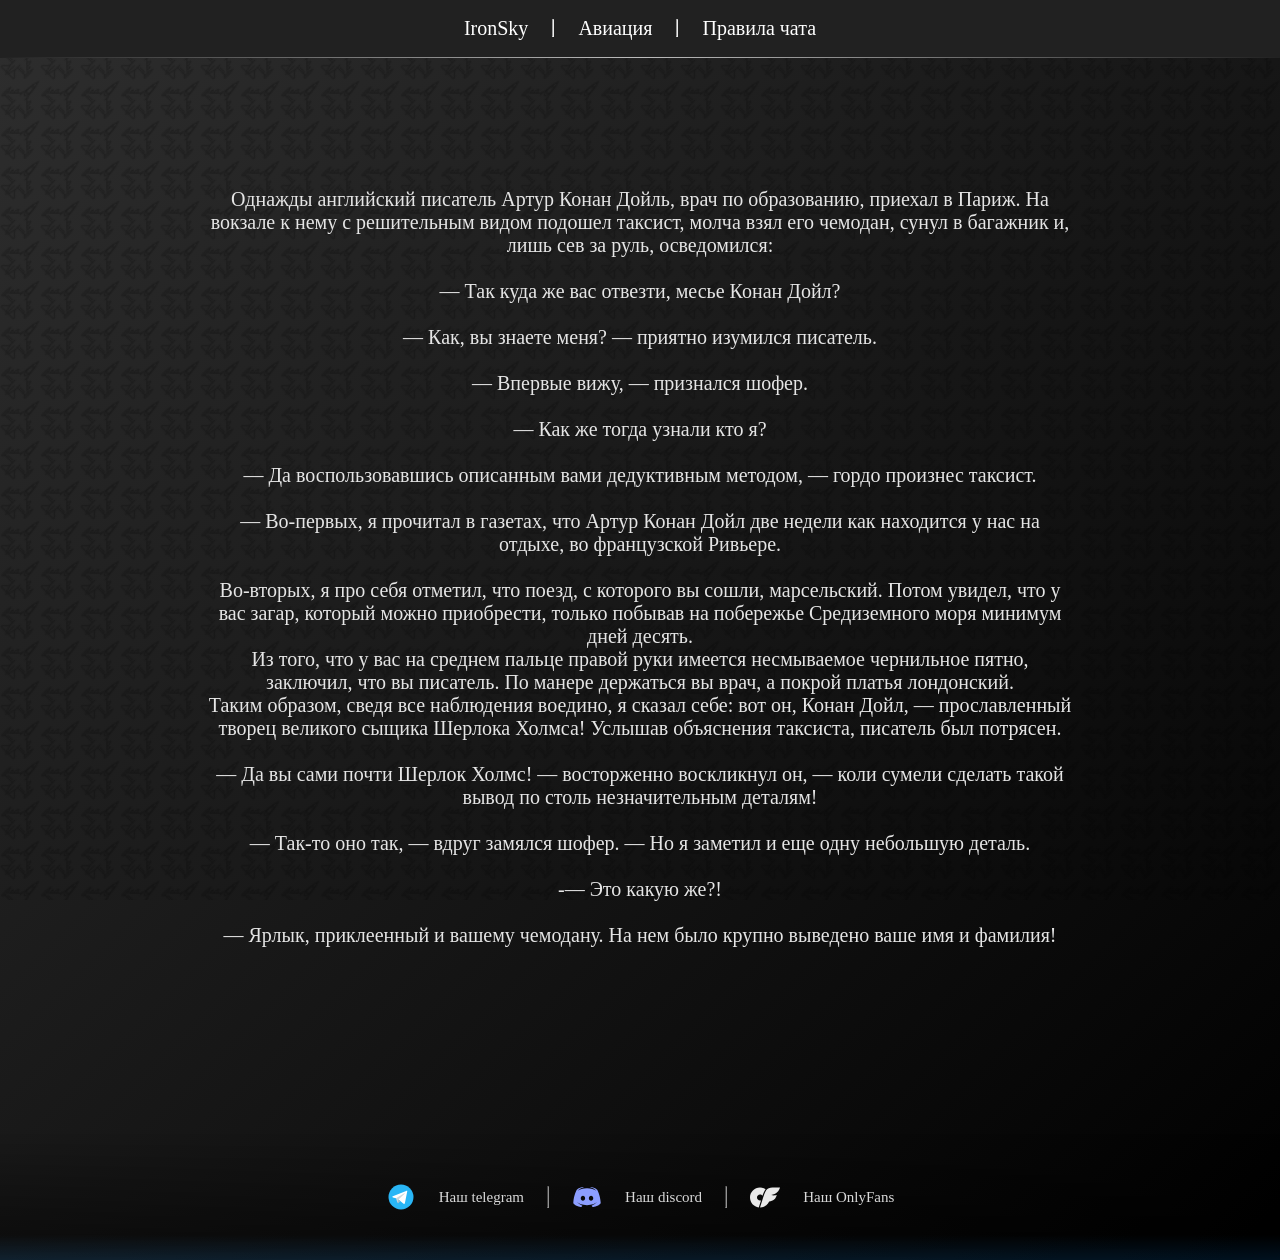
<file: index.html>
<!DOCTYPE html>
<html lang="ru">
<head>
    <link rel="stylesheet" href="css/style.css">
    <link rel="icon" type="image/png" href="images/favicon/favicon-96x96.png" sizes="96x96" />
    <link rel="icon" type="image/svg+xml" href="images/favicon/favicon.svg" />
    <link rel="shortcut icon" href="images/favicon/favicon.ico" />
    <link rel="apple-touch-icon" sizes="180x180" href="images/favicon/apple-touch-icon.png" />
    <link rel="manifest" href="images/favicon/site.webmanifest" />
    <meta charset="UTF-8">
    <meta name="viewport" content="width=device-width, initial-scale=1.0">
    <title>IronSky</title>
    <script src="js/script.js"></script>
</head>
<body>
    <div>
        <header>
            <a href="">IronSky</a>
            <hr />
            <a href="aviaList.html">Авиация</a>
            <hr />
            <a href="rules.html">Правила чата</a>
        </header>
    </div>
    <div class="content">
        <span>
            Однажды английский писатель Артур Конан Дойль, врач по образованию, приехал в Париж. На вокзале к нему с решительным видом подошел таксист, молча взял его чемодан, сунул в багажник и, лишь сев за руль, осведомился:
<br /><br />
— Так куда же вас отвезти, месье Конан Дойл?
<br /><br />
— Как, вы знаете меня? — приятно изумился писатель.
<br /><br />
— Впервые вижу, — признался шофер.
<br /><br />
— Как же тогда узнали кто я?
<br /><br />
— Да воспользовавшись описанным вами дедуктивным <a href="rhraaww.html">методом</a>, — гордо произнес таксист.<br /> <br />— Во-первых, я прочитал в газетах, что Артур Конан Дойл две недели как находится у нас на отдыхе, во французской Ривьере. <br /><br />Во-вторых, я про себя отметил, что поезд, с которого вы сошли, марсельский. Потом увидел, что у вас загар, который можно приобрести, только побывав на побережье Средиземного моря минимум дней десять. <br />Из того, что у вас на среднем пальце правой руки имеется несмываемое чернильное пятно, заключил, что вы писатель. По манере держаться вы врач, а покрой платья лондонский. <br />Таким образом, сведя все наблюдения воедино, я сказал себе: вот он, Конан Дойл, — прославленный творец великого сыщика Шерлока Холмса! Услышав объяснения таксиста, писатель был потрясен.
<br /><br />
— Да вы сами почти Шерлок Холмс! — восторженно воскликнул он, — коли сумели сделать такой вывод по столь незначительным деталям!
<br /><br />
— Так-то оно так, — вдруг замялся шофер. — Но я заметил и еще одну небольшую деталь.
<br /><br />
-— Это какую же?!
<br /><br />
— Ярлык, приклеенный и вашему чемодану. На нем было крупно выведено ваше имя и фамилия!
        </span>
    </div>
    <div class="footer">
            <img src="images/telegram.svg" alt="tg_logo">
            <span>
                <a href="https://t.me/ironssky" target="_blank">Наш telegram</a>
            </span>
            <hr>
            <img src="images/discord.svg" alt="ds_logo">
            <span>
                <a href="https://discord.gg/z4deXfsH" target="_blank">Наш discord</a>
            </span>
            <hr>
            <img src="images/of.svg" alt="tg_logo">
            <span>
                <a href="https://youtu.be/dQw4w9WgXcQ?si=r5yN8m__LIB-K3SH" target="_blank">Наш OnlyFans</a>
            </span>
    </div>
</body>
</html>
</file>
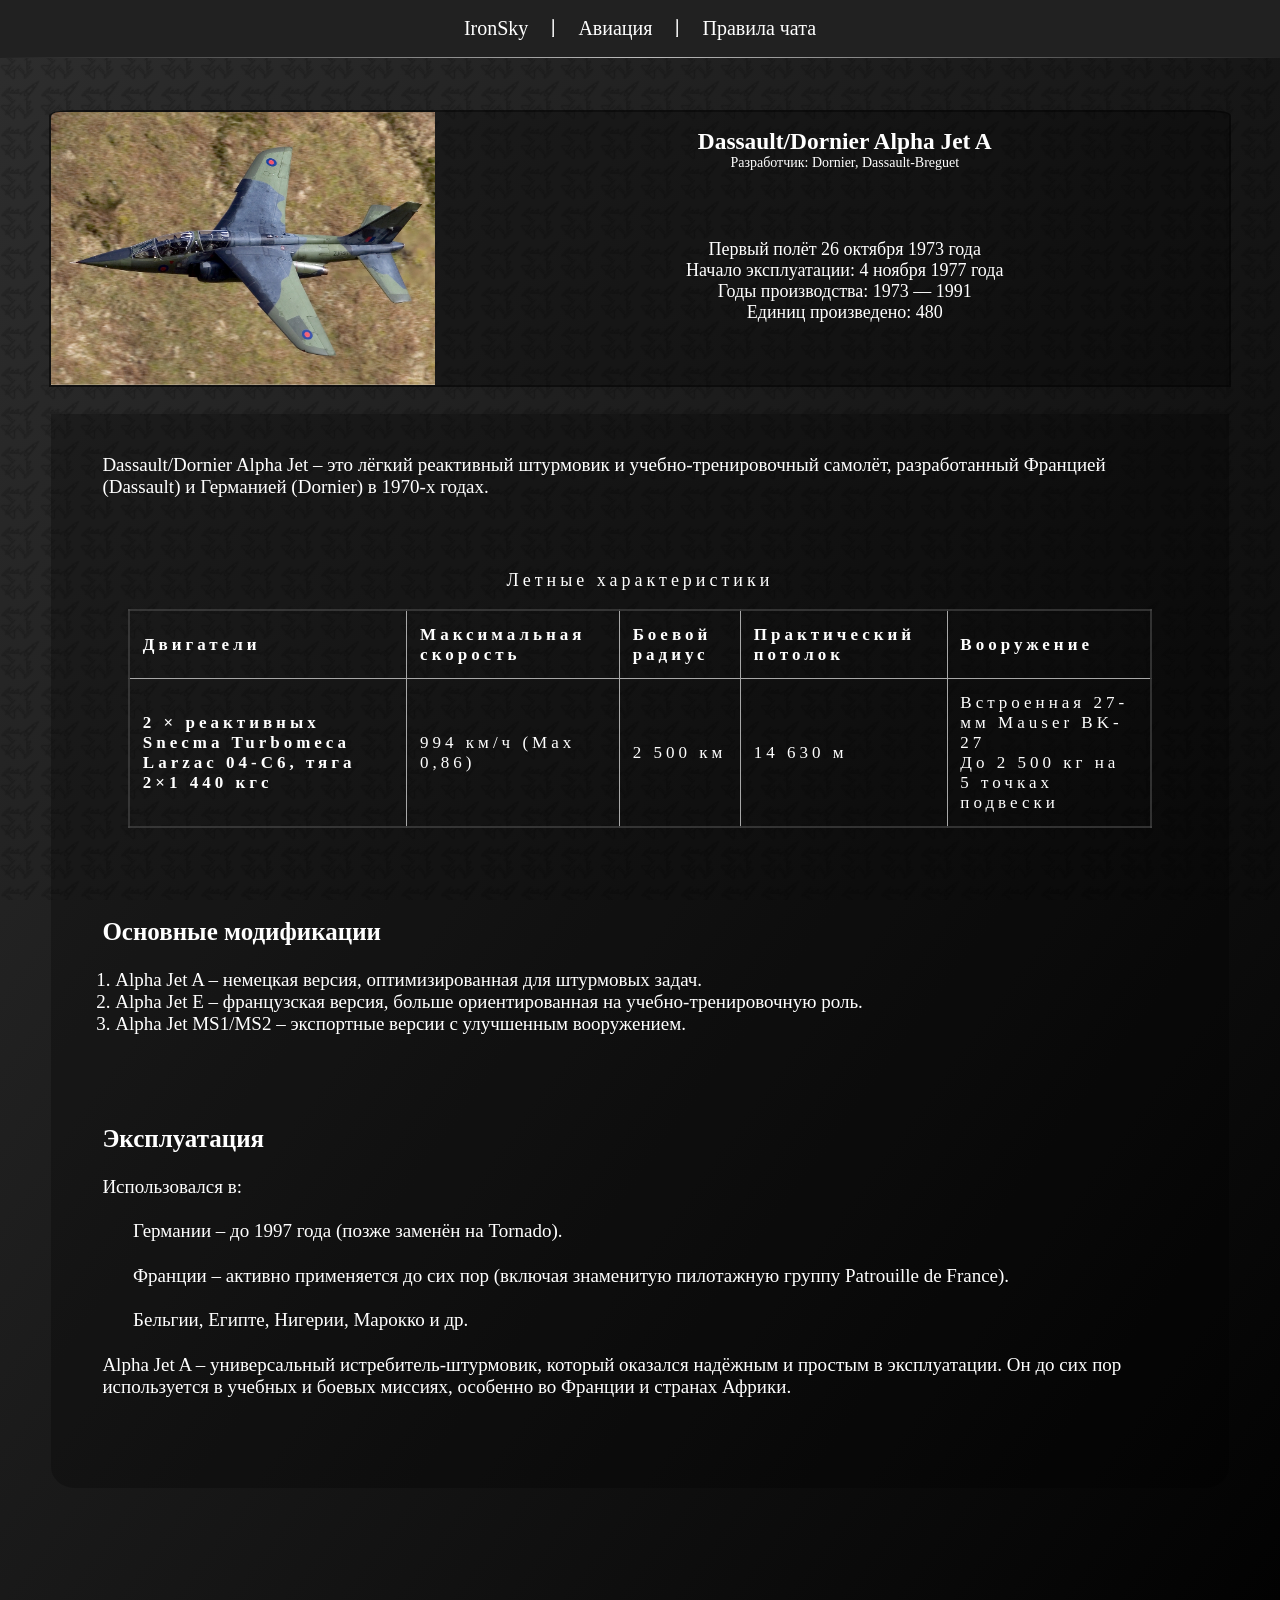
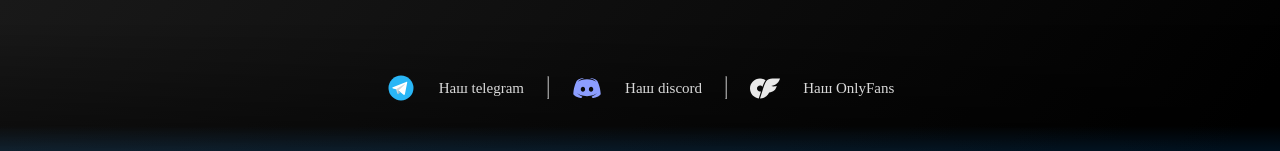
<file: alpha-jet.html>
<!DOCTYPE html>
<html lang="ru">
<head>
    <link rel="stylesheet" href="css/style.css">
    <link rel="stylesheet" href="css/charactstyle.css">
    <link rel="icon" type="image/png" href="images/favicon/favicon-96x96.png" sizes="96x96" />
    <link rel="icon" type="image/svg+xml" href="images/favicon/favicon.svg" />
    <link rel="shortcut icon" href="images/favicon/favicon.ico" />
    <link rel="apple-touch-icon" sizes="180x180" href="images/favicon/apple-touch-icon.png" />
    <link rel="manifest" href="images/favicon/site.webmanifest" />
    <meta charset="UTF-8">
    <meta name="viewport" content="width=device-width, initial-scale=1.0">
    <title>Alpha Jet A</title>
</head>
<body>
    <header>
        <a href="index.html">IronSky</a>
        <hr />
        <a href="aviaList.html">Авиация</a>
        <hr />
        <a href="rules.html">Правила чата</a>
    </header>
    <div class="content">
        
        <div class="float">
            <div class="left-float">
                <img src="images/alpha-jet.jpg" alt="" />
            </div>
            <div class="right-float">
                <h3>Dassault/Dornier Alpha Jet A</h3>
                <p style="font-size: calc(4px + 10 * (100vw / 1280));;">Разработчик: Dornier, Dassault-Breguet</p>
                <br />
                <div class="right-content">
                    <p>Первый полёт	26 октября 1973 года</p>
                    <p>Начало эксплуатации: 4 ноября 1977 года</p>
                    <p>Годы производства: 1973 — 1991</p>
                    <p>Единиц произведено: 480</p>
                </div>
            </div>
        </div>

        <div class="charact">
            <p>Dassault/Dornier Alpha Jet – это лёгкий реактивный штурмовик и учебно-тренировочный самолёт, разработанный Францией (Dassault) и Германией (Dornier) в 1970-х годах.</p>
            <div class="charact-table">
                <table>
                    <caption>Летные характеристики</caption>
                    <thead>
                        <tr>
                            <th scope="col">Двигатели</th>
                            <th scope="col">Максимальная скорость</th>
                            <th scope="col">Боевой радиус</th>
                            <th scope="col">Практический потолок</th>
                            <th scope="col">Вооружение</th>
                        </tr>
                    </thead>
                    <tbody>
                        <tr>
                            <th scope="row">2 × реактивных Snecma Turbomeca Larzac 04-C6, тяга 2×1 440 кгс</th>
                            <td>994 км/ч (Мах 0,86)</td>
                            <td>2 500 км</td>
                            <td>14 630 м</td>
                            <td>Встроенная 27-мм Mauser BK-27
                                <br />До 2 500 кг на 5 точках подвески</td>
                        </tr>
                    </tbody>
                </table>
            </div>
            <h2>Основные модификации</h2>
            <ol>
                <li>
                    Alpha Jet A – немецкая версия, оптимизированная для штурмовых задач.
                </li>
                <li>
                    Alpha Jet E – французская версия, больше ориентированная на учебно-тренировочную роль.
                </li>
                <li>
                    Alpha Jet MS1/MS2 – экспортные версии с улучшенным вооружением.
                </li>
            </ol>
            
            <h2>Эксплуатация</h2>
            <p>Использовался в:</p>
            <p style="padding-left: 5%;">Германии – до 1997 года (позже заменён на Tornado).</p>
            <p style="padding-left: 5%;">Франции – активно применяется до сих пор (включая знаменитую пилотажную группу Patrouille de France).</p>
            <p style="padding-left: 5%;">Бельгии, Египте, Нигерии, Марокко и др.</p>
            <p>Alpha Jet A – универсальный истребитель-штурмовик, который оказался надёжным и простым в эксплуатации. Он до сих пор используется в учебных и боевых миссиях, особенно во Франции и странах Африки.</p>
        </div>
    </div>
    <div class="footer">
            <img src="images/telegram.svg" alt="tg_logo">
            <span>
                <a href="https://t.me/ironssky" target="_blank">Наш telegram</a>
            </span>
            <hr>
            <img src="images/discord.svg" alt="ds_logo">
            <span>
                <a href="https://discord.gg/z4deXfsH" target="_blank">Наш discord</a>
            </span>
            <hr>
            <img src="images/of.svg" alt="tg_logo">
            <span>
                <a href="https://youtu.be/dQw4w9WgXcQ?si=r5yN8m__LIB-K3SH" target="_blank">Наш OnlyFans</a>
            </span>
    </div>
</body>
</html>
</file>
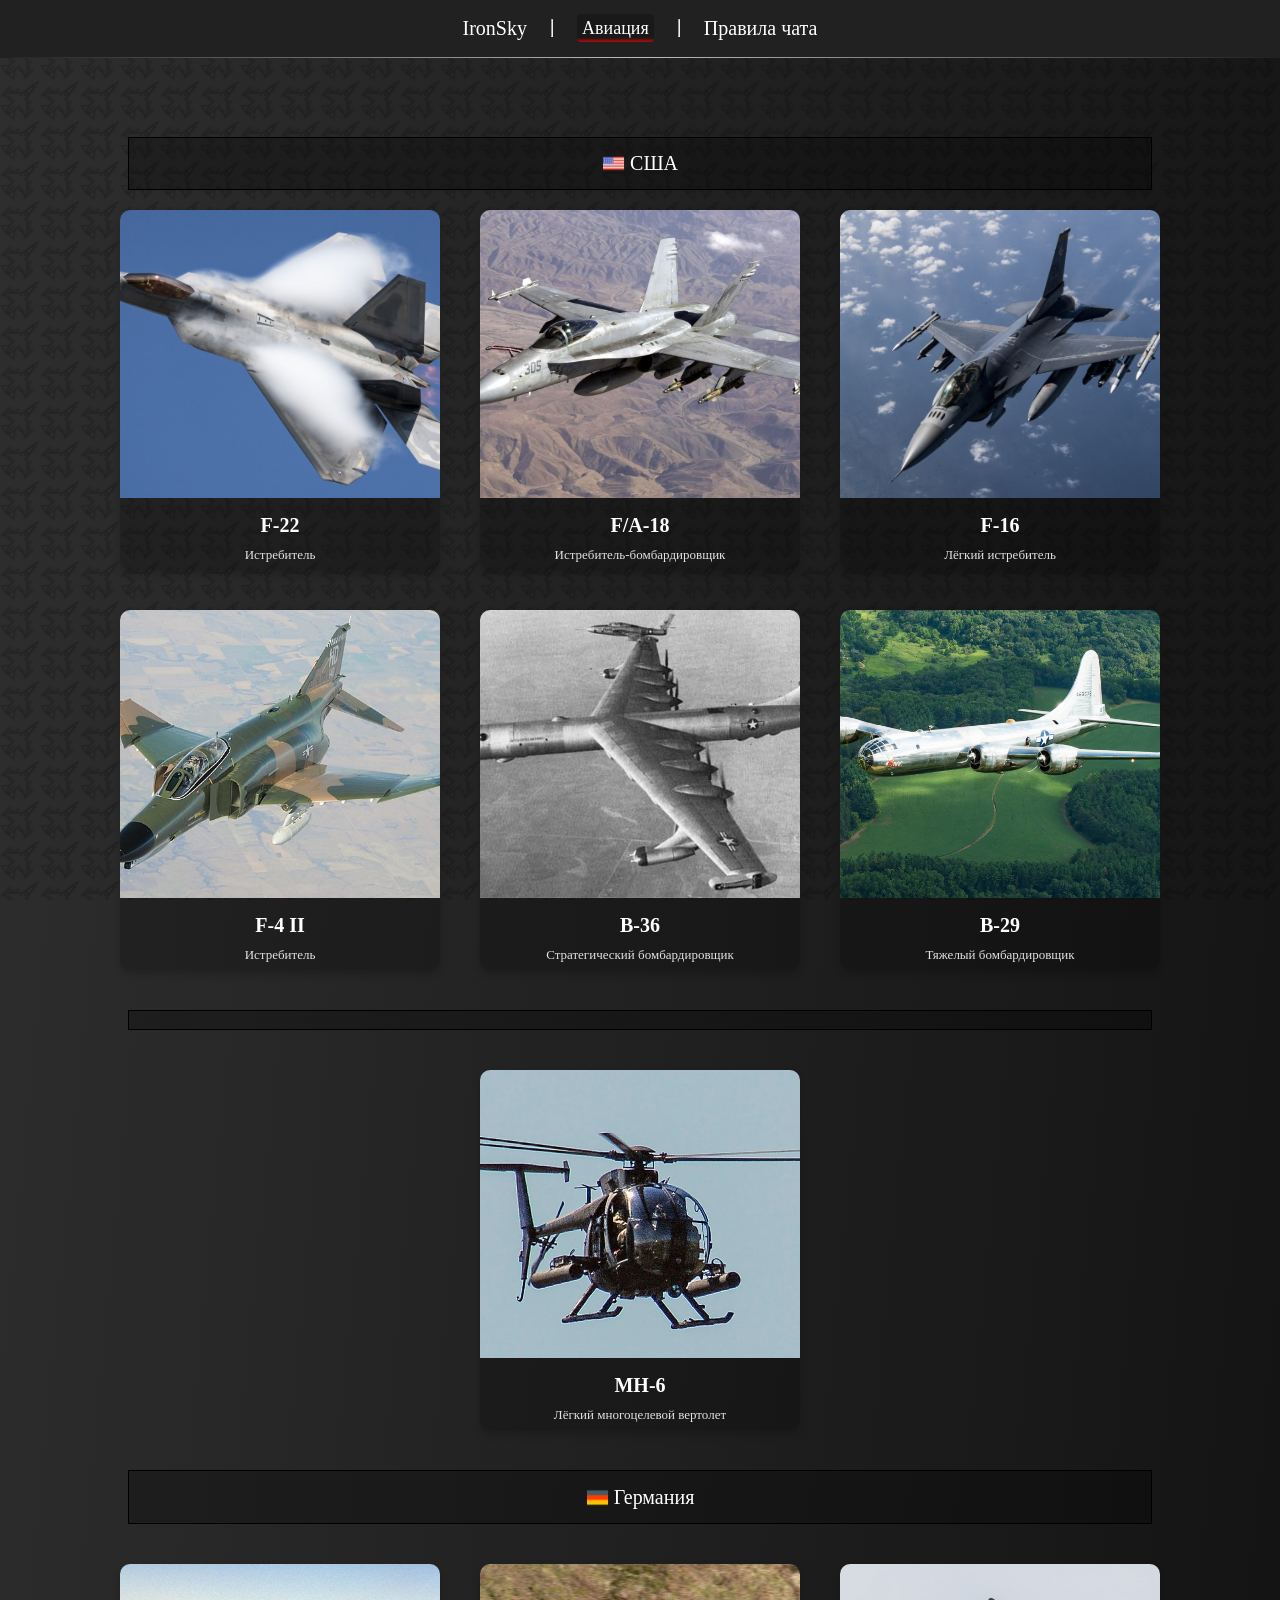
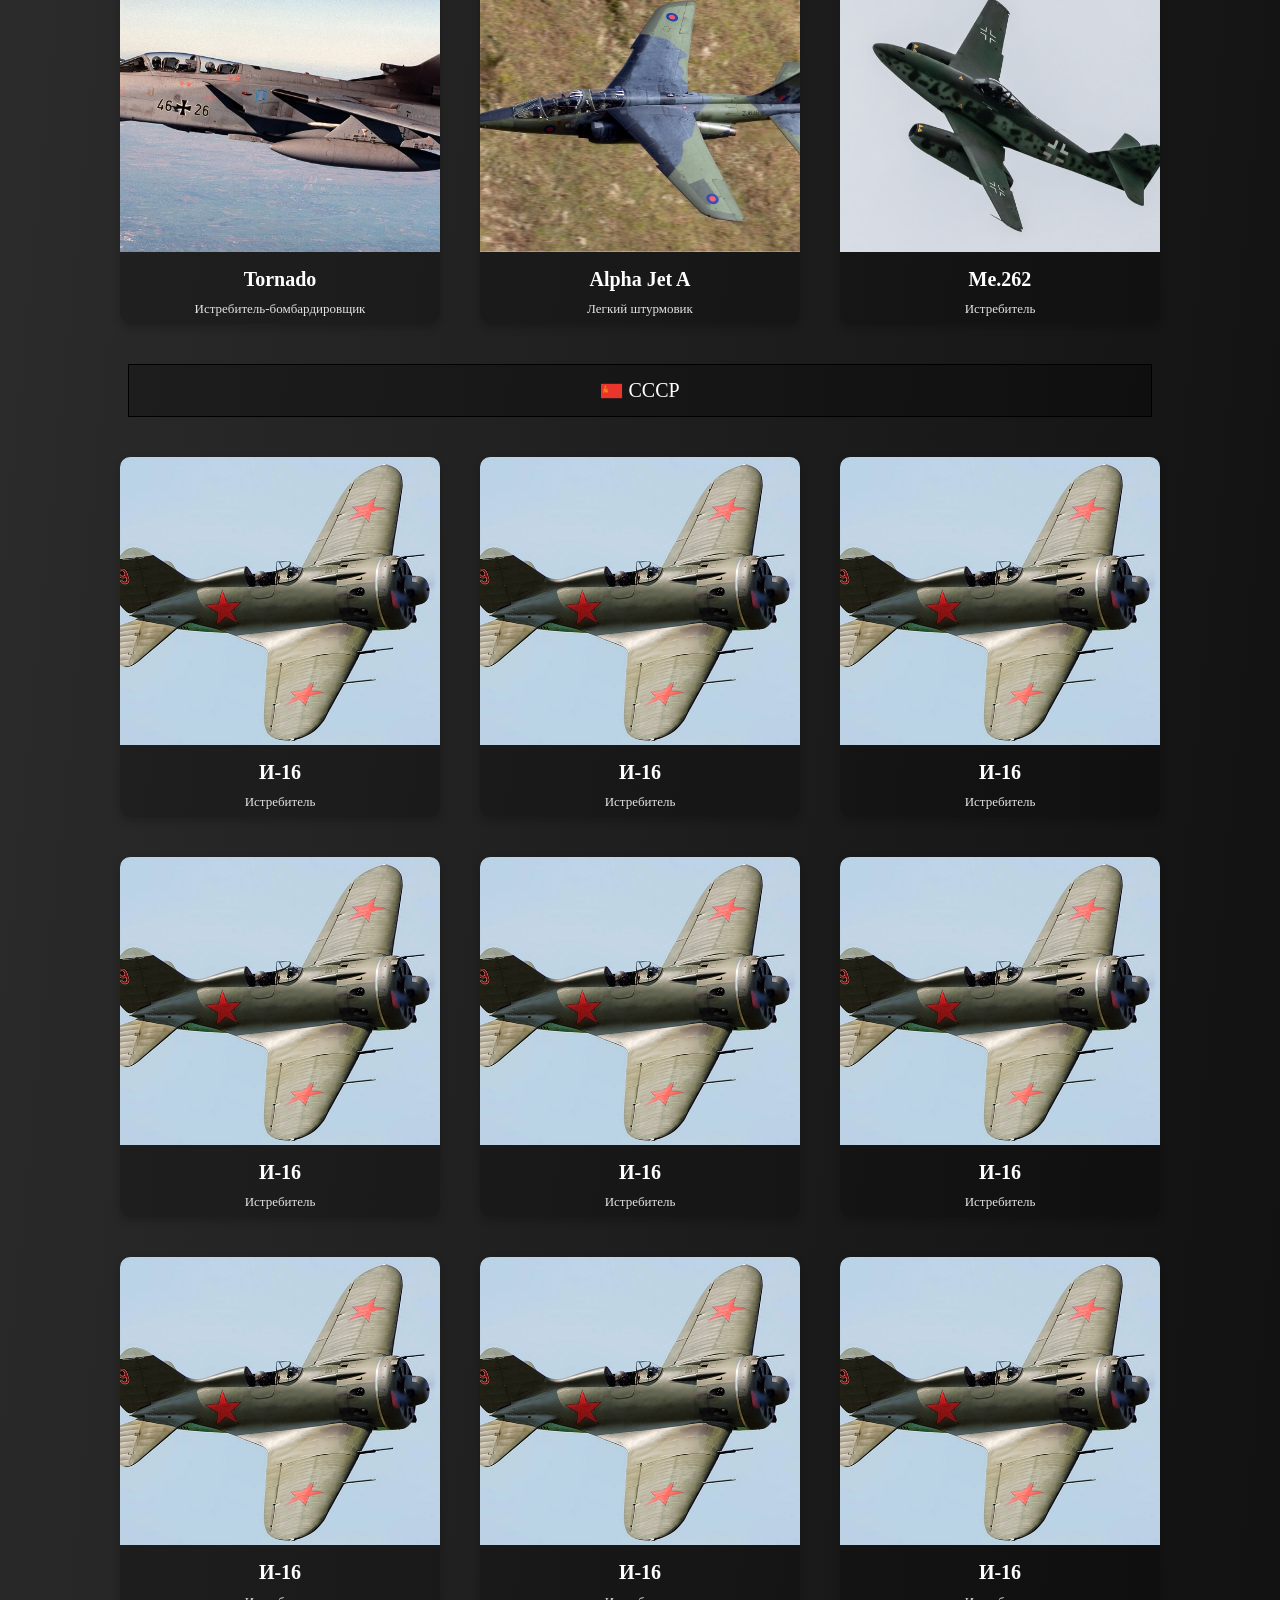
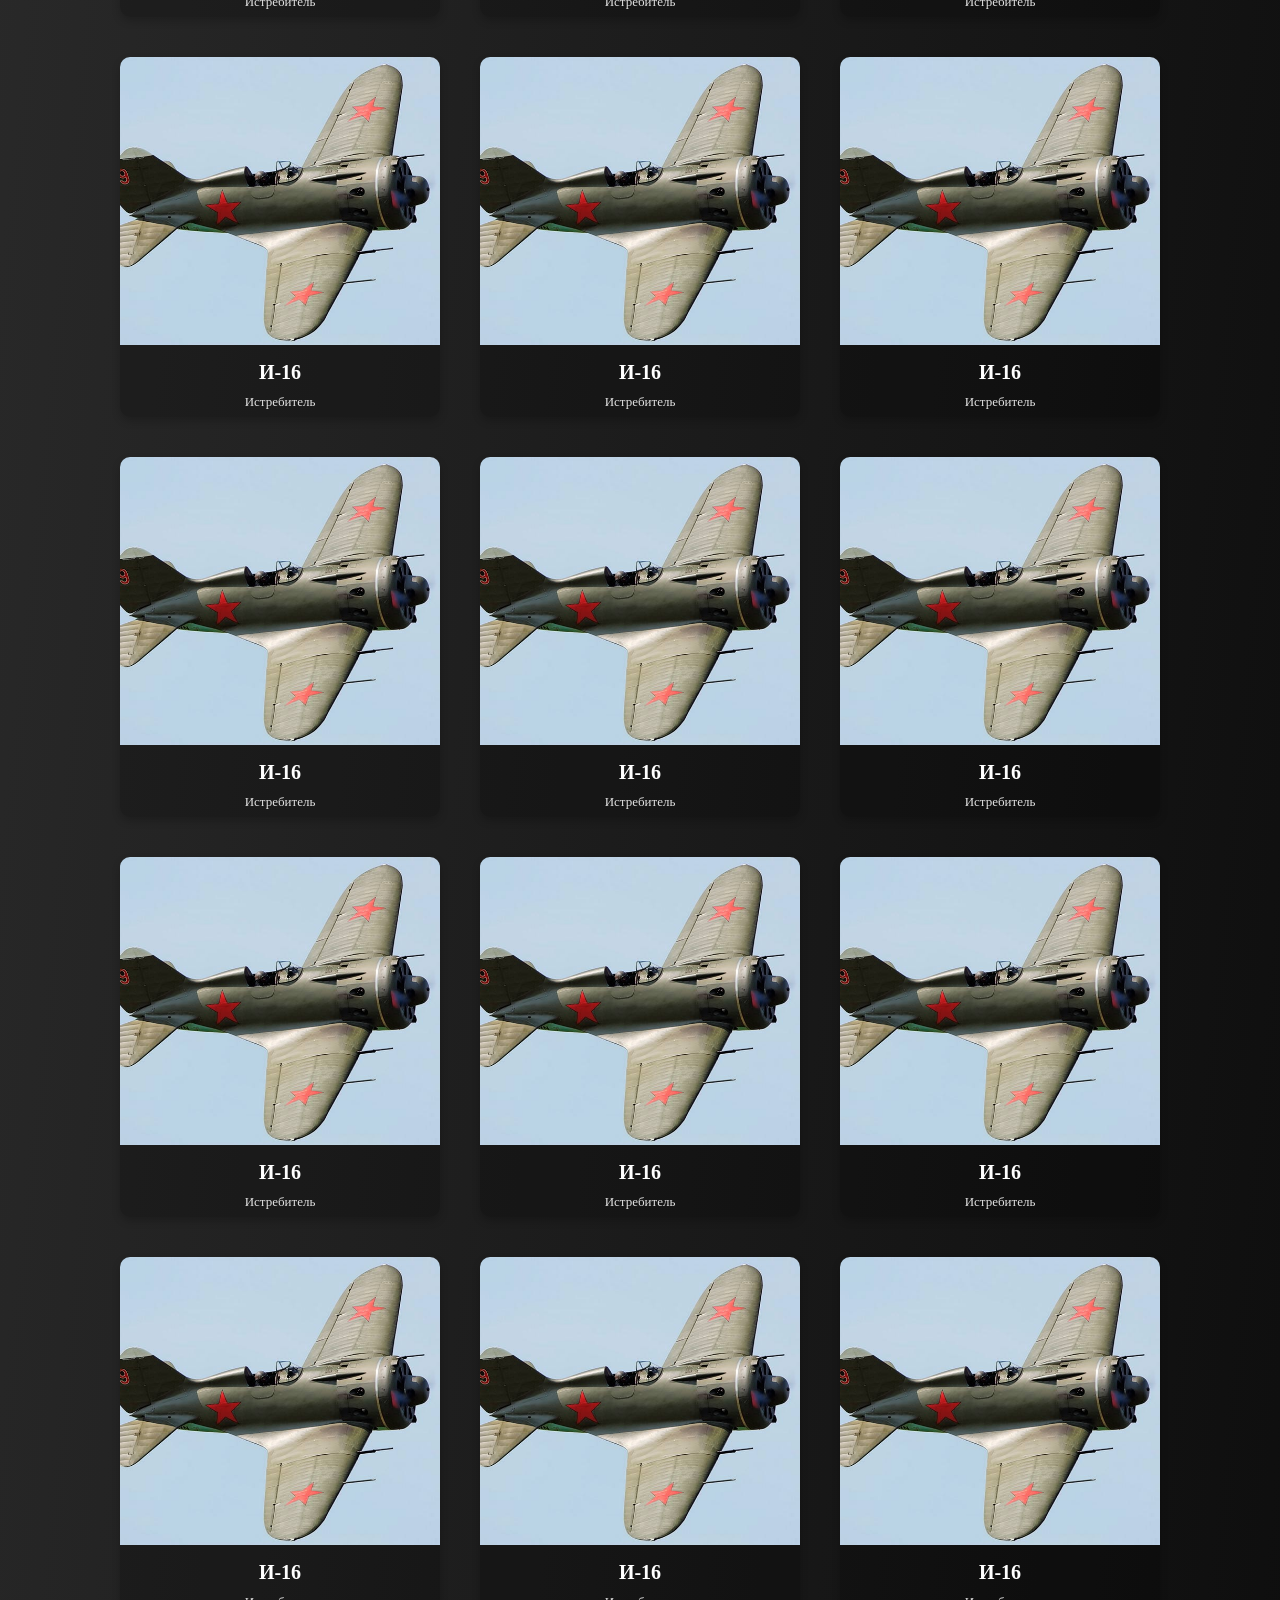
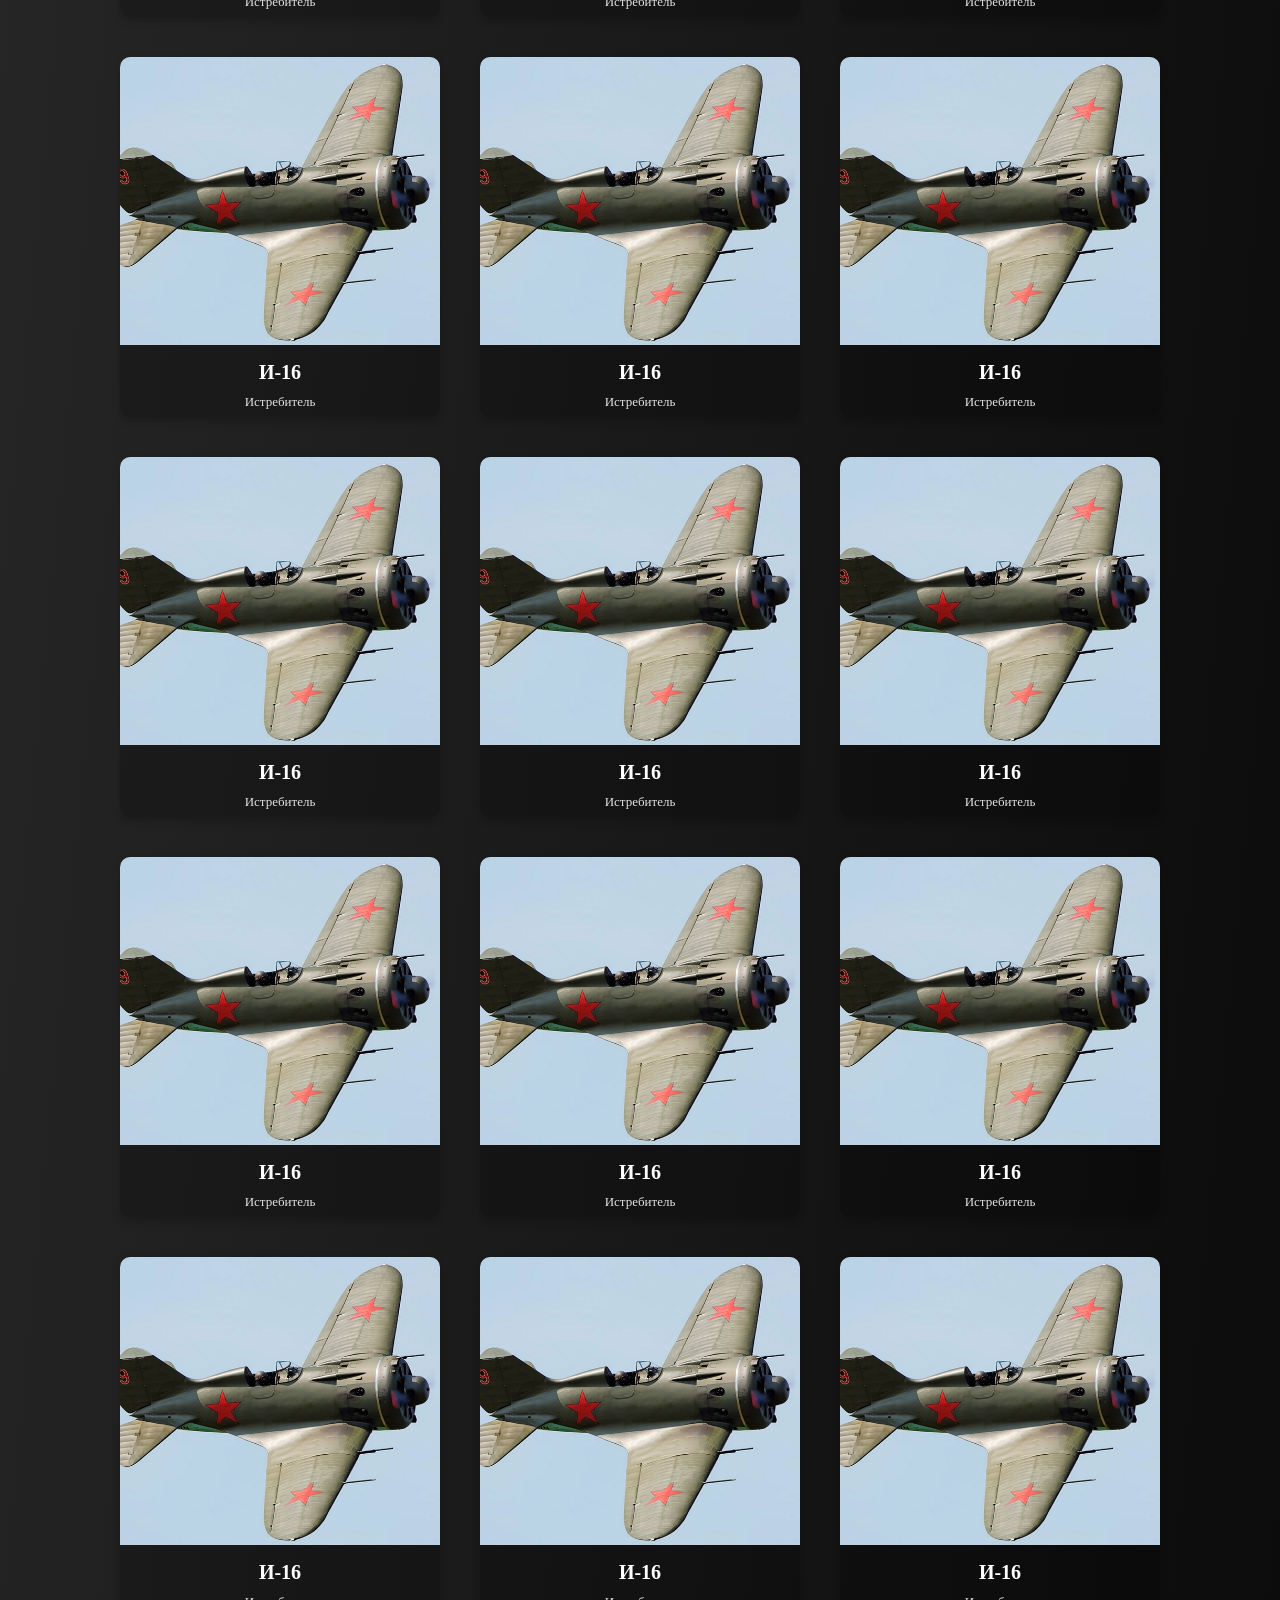
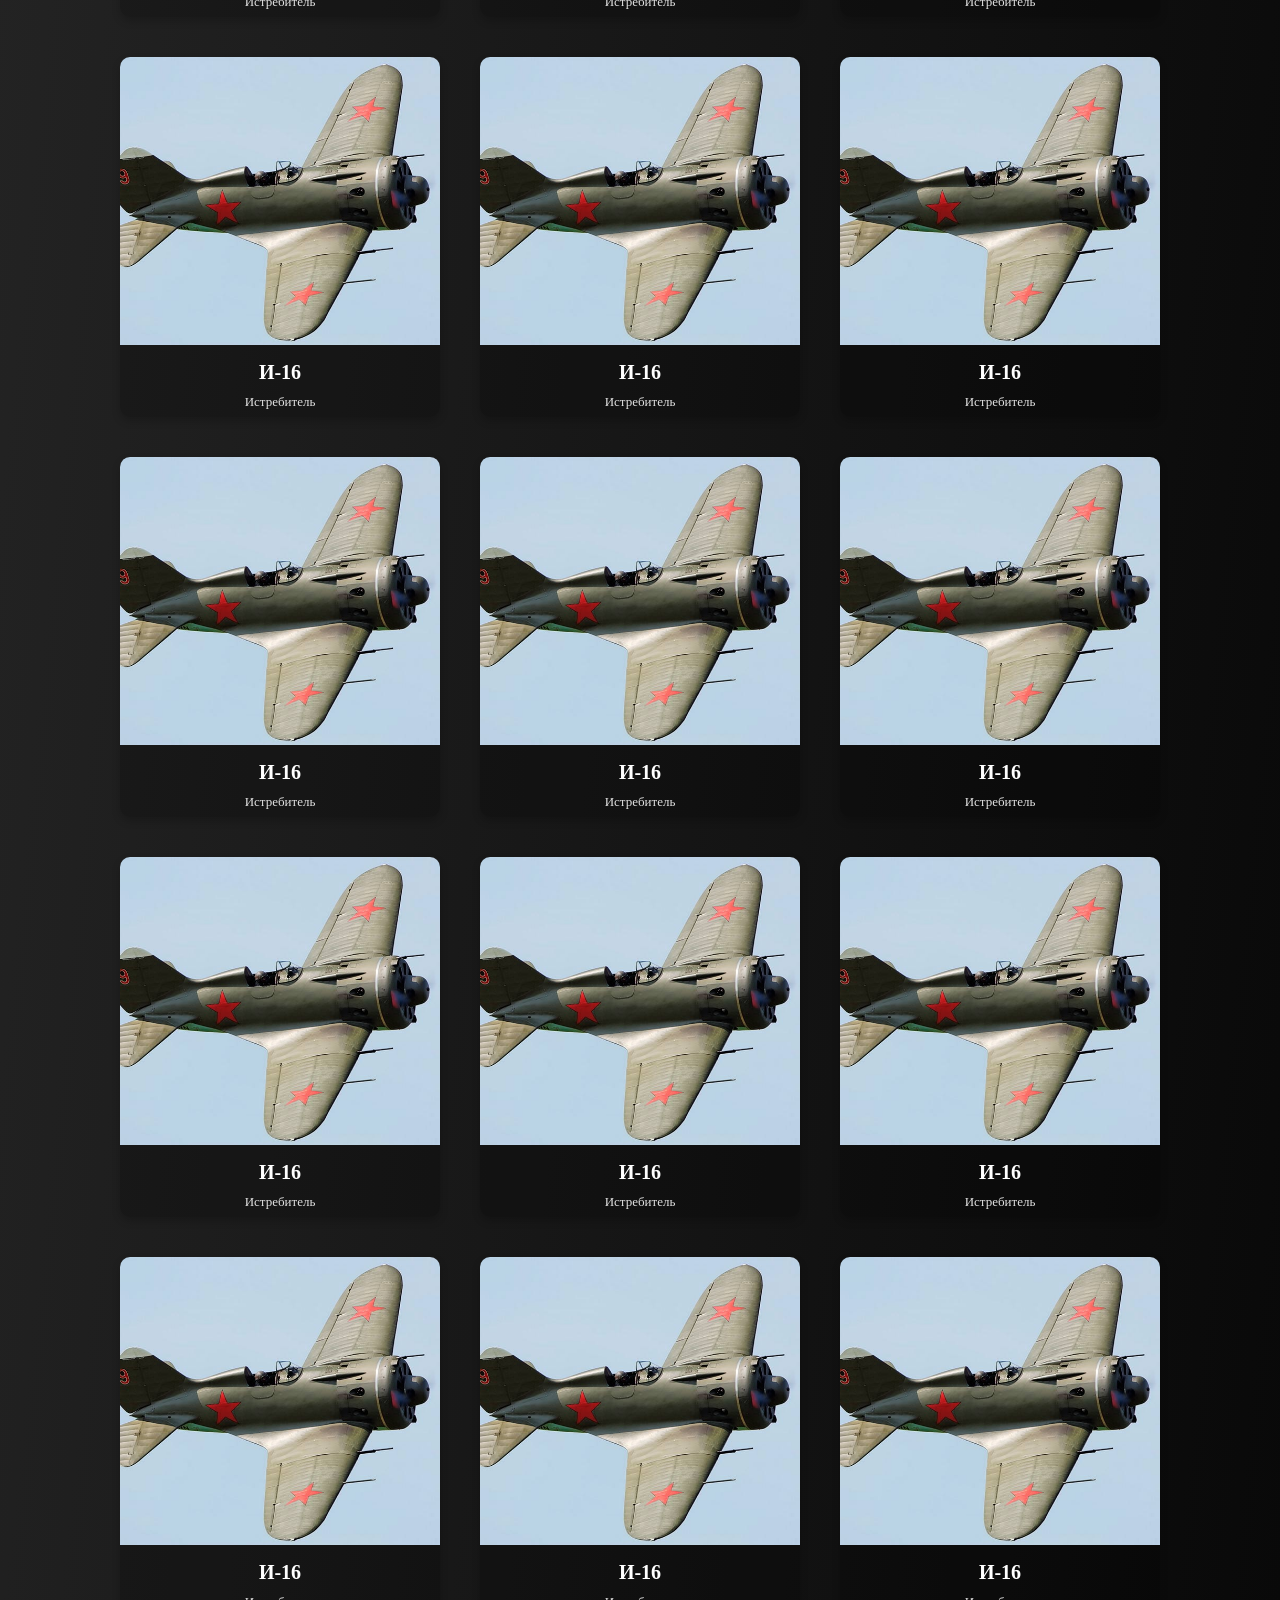
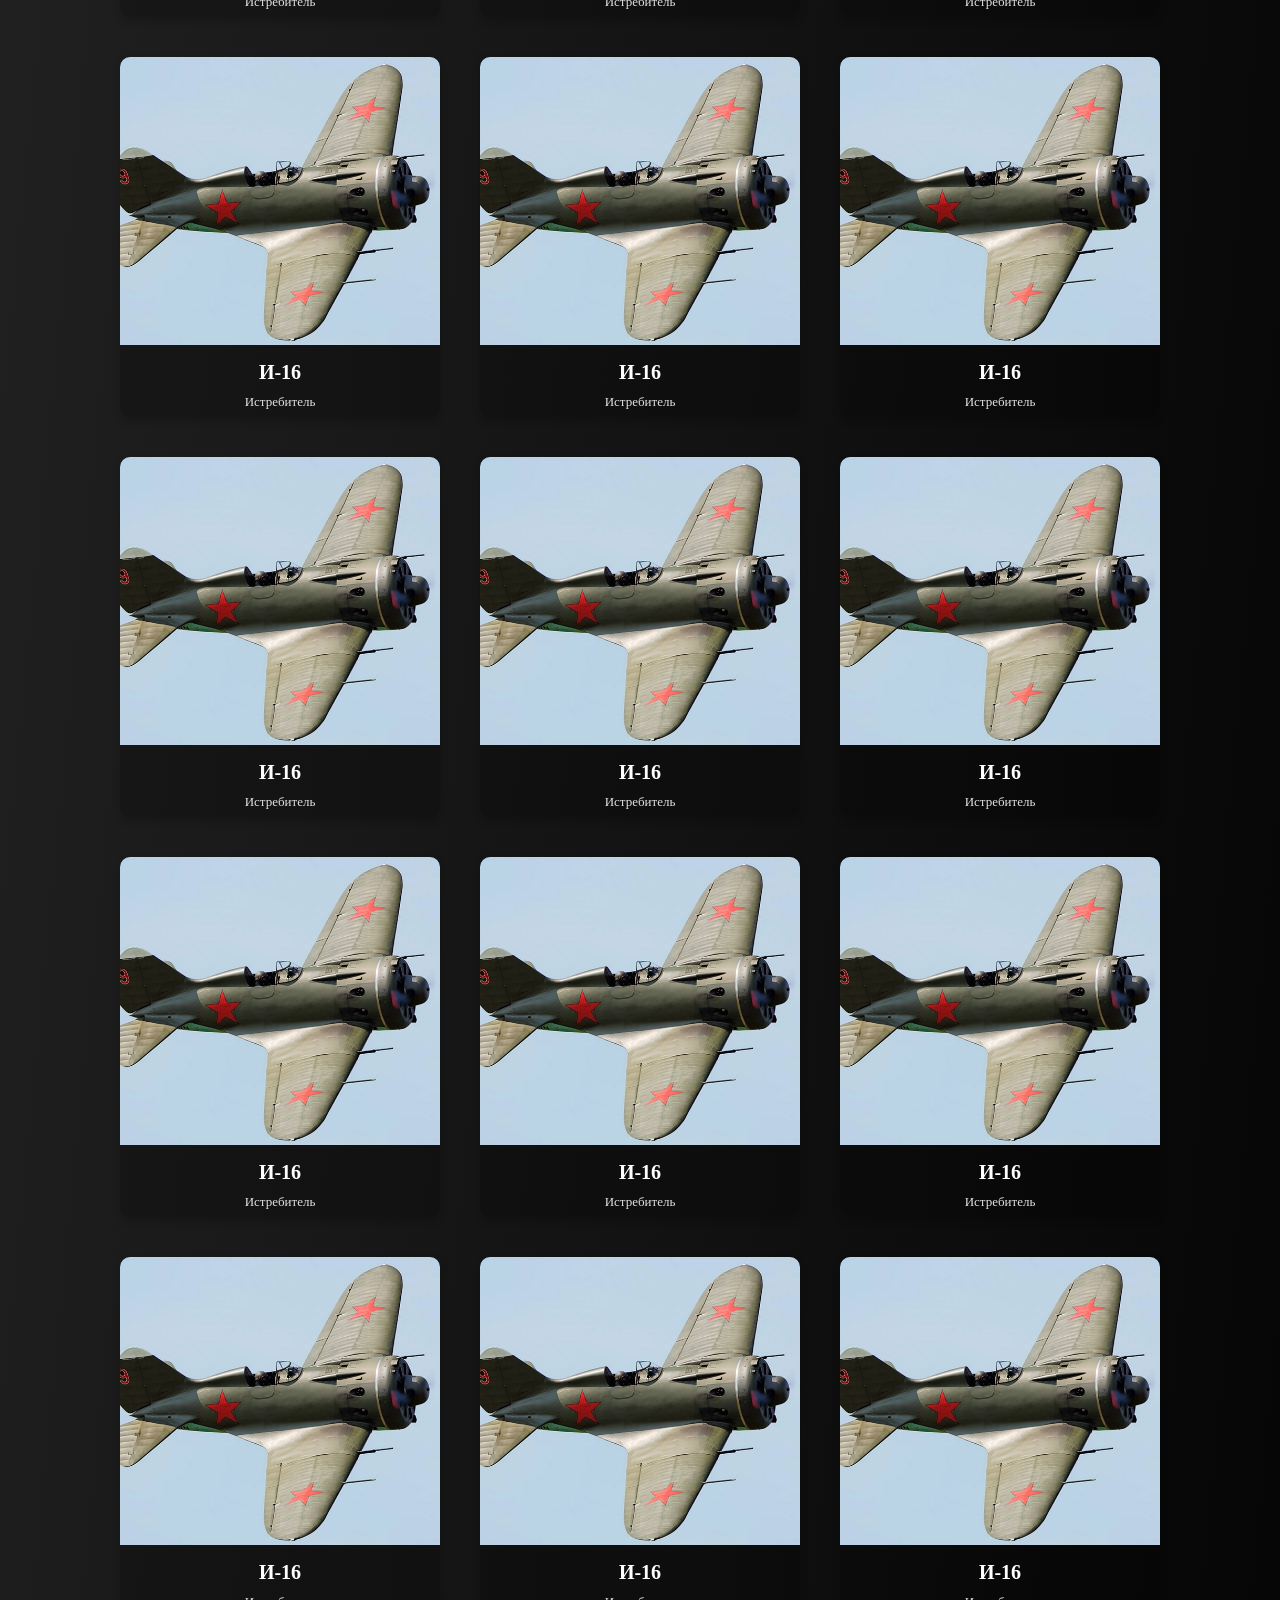
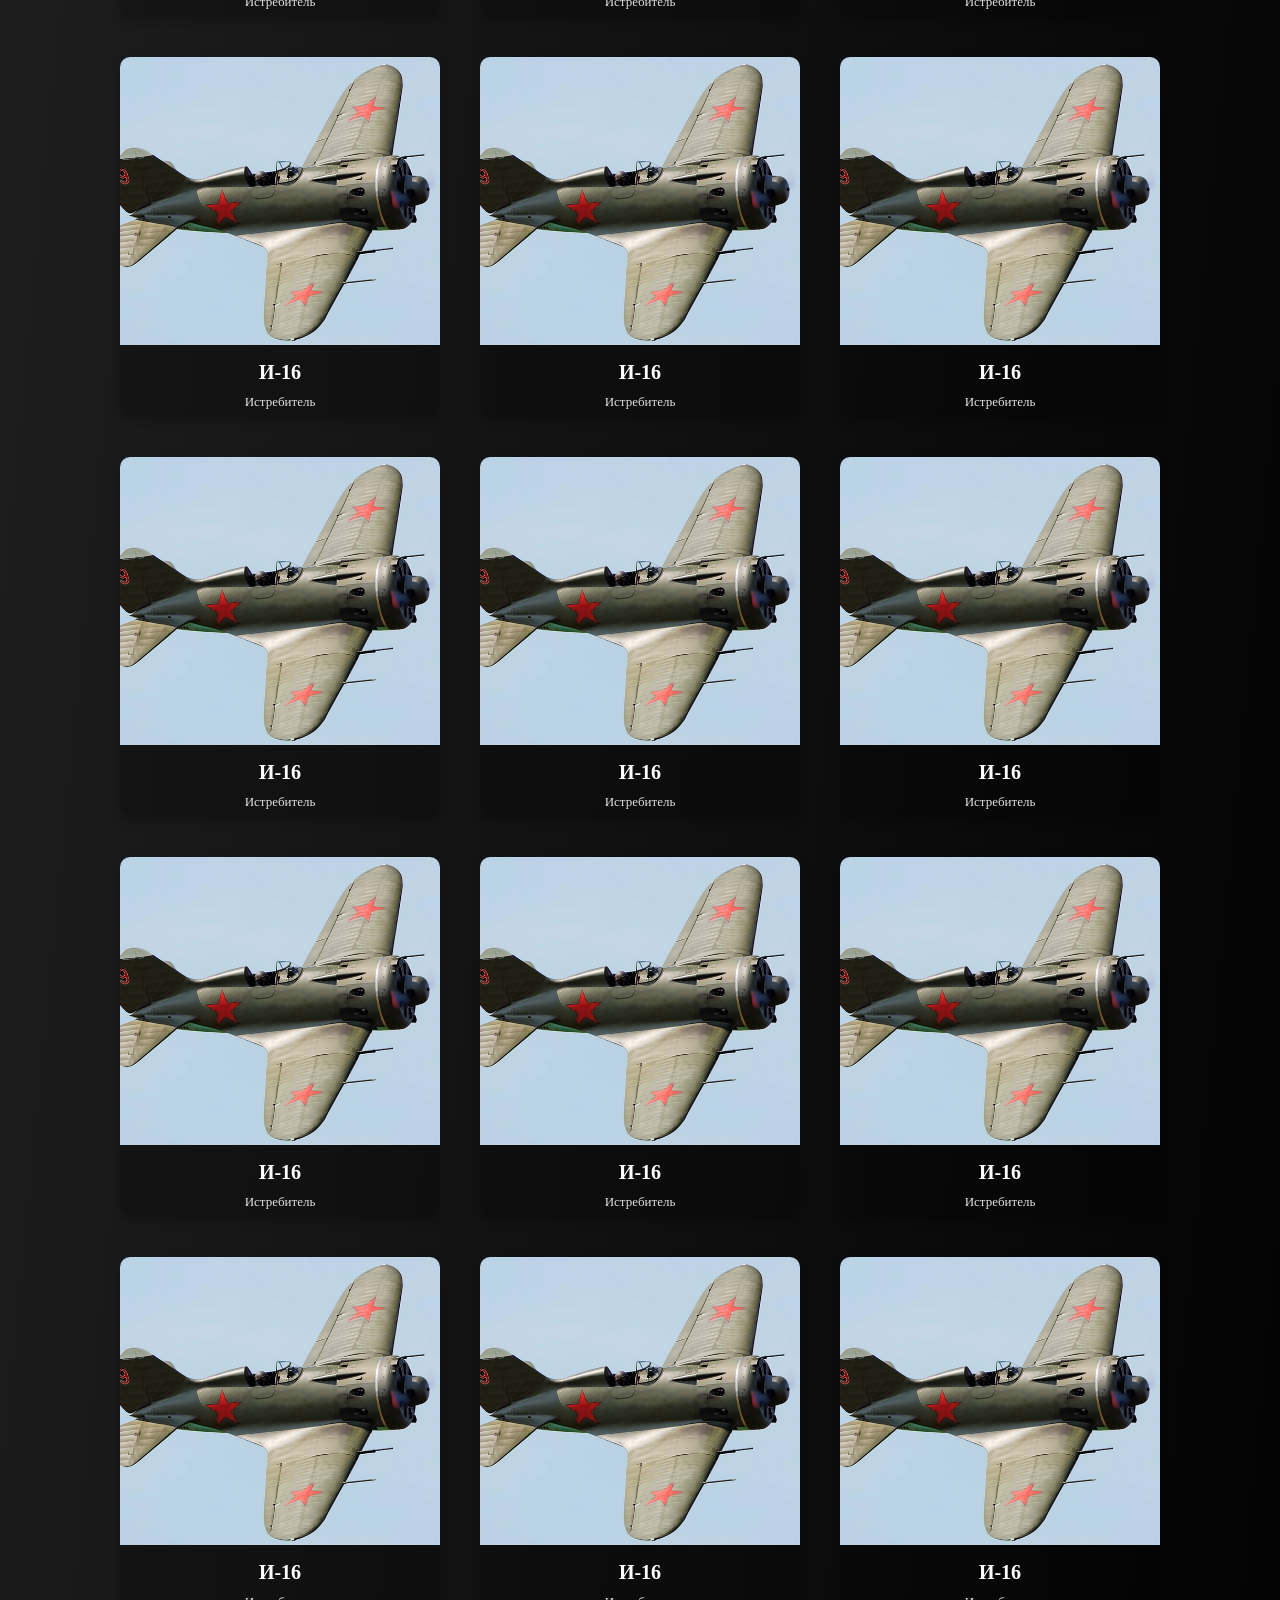
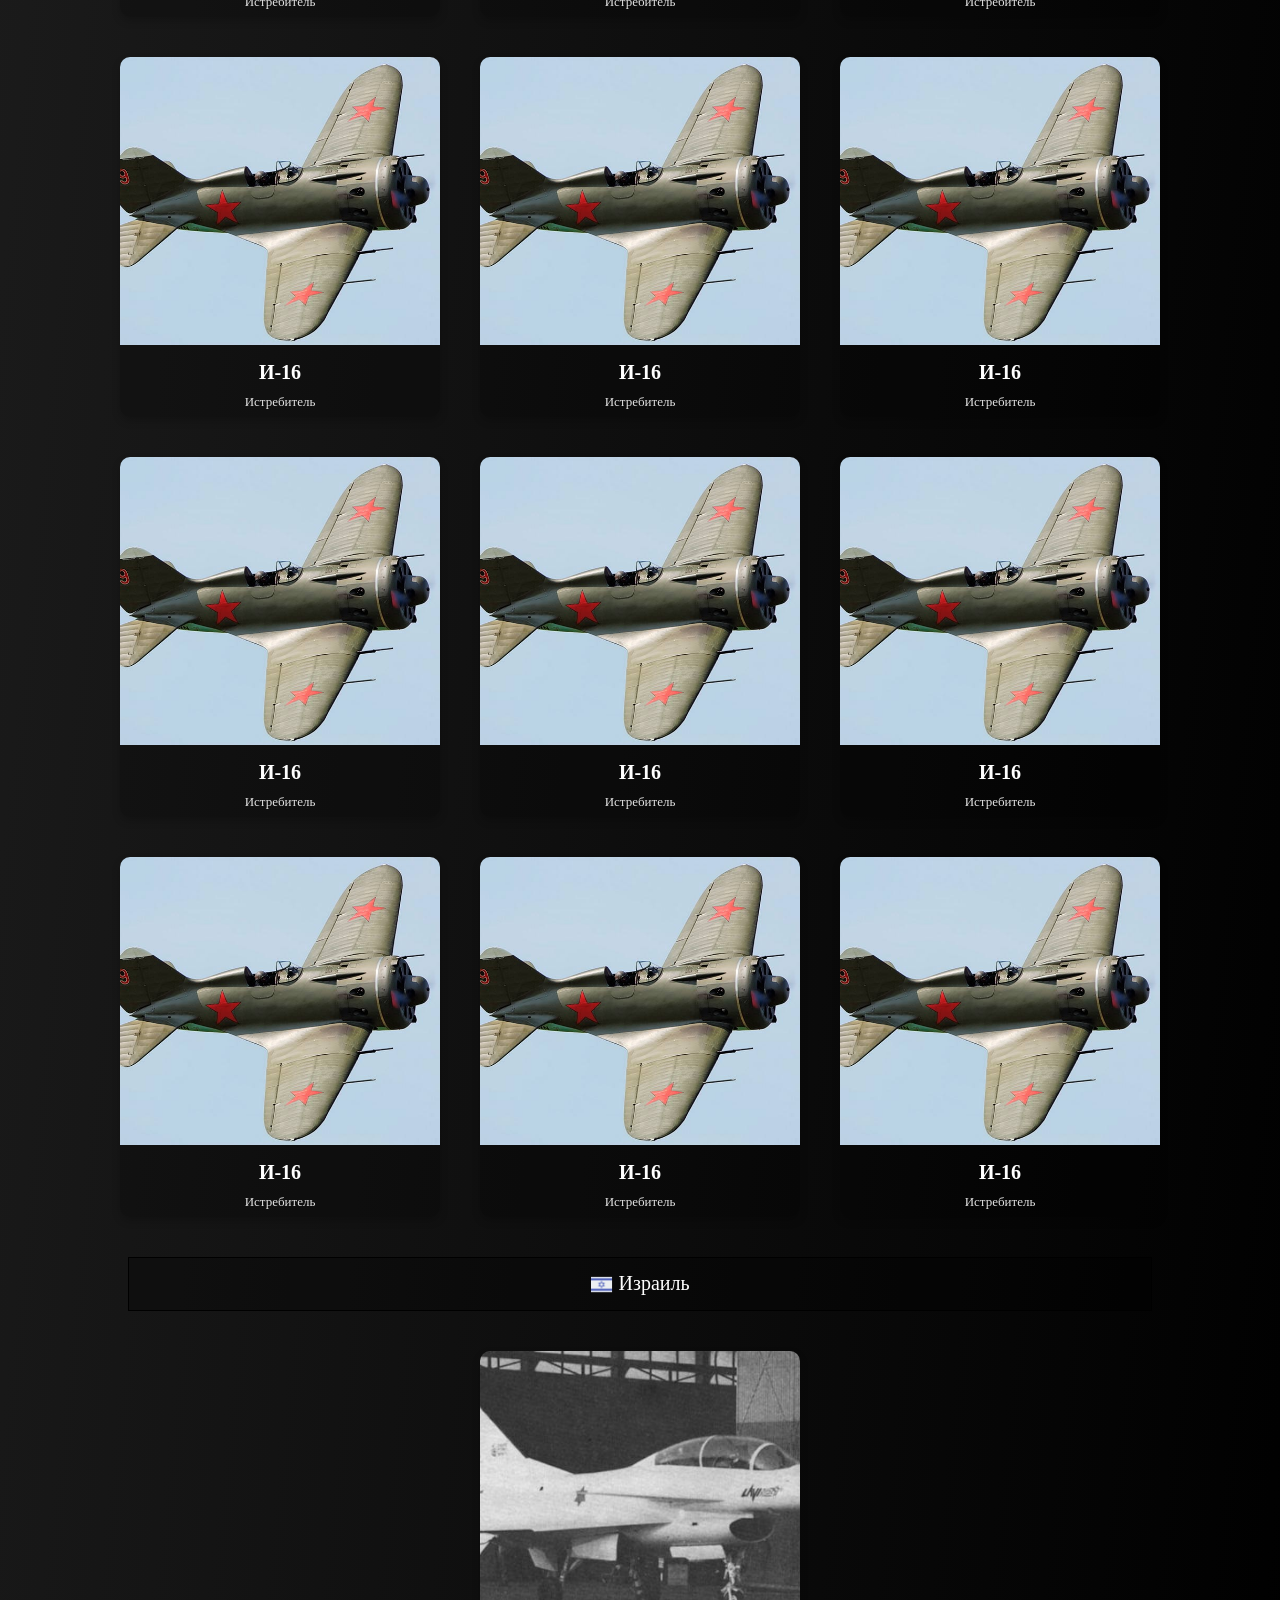
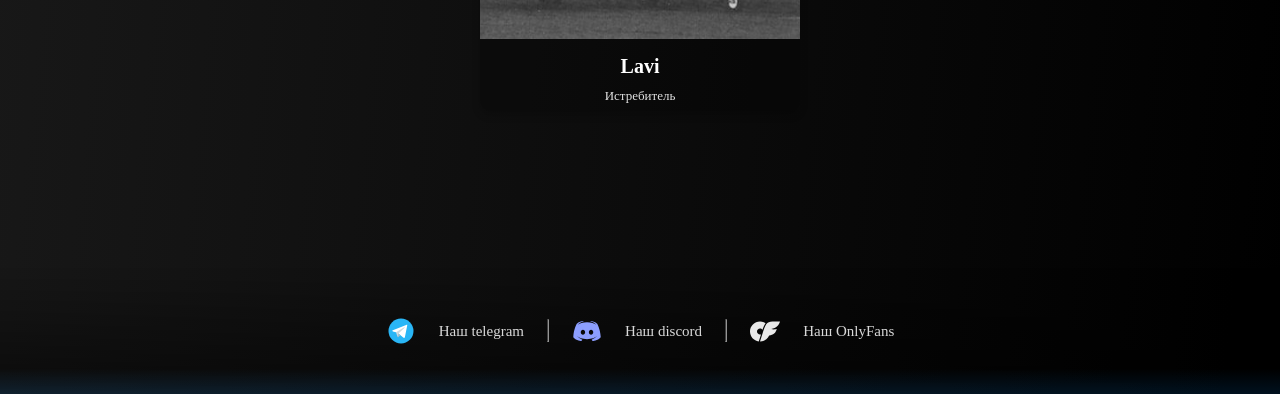
<file: aviaList.html>
<!DOCTYPE html>
<html lang="ru">
<head>
    <link rel="stylesheet" href="css/style.css">
    <link rel="stylesheet" href="css/aviastyle.css">
    <link rel="icon" type="image/png" href="images/favicon/favicon-96x96.png" sizes="96x96" />
    <link rel="icon" type="image/svg+xml" href="images/favicon/favicon.svg" />
    <link rel="shortcut icon" href="images/favicon/favicon.ico" />
    <link rel="apple-touch-icon" sizes="180x180" href="images/favicon/apple-touch-icon.png" />
    <link rel="manifest" href="images/favicon/site.webmanifest" />
    <meta charset="UTF-8">
    <meta name="viewport" content="width=device-width, initial-scale=1.0">
    <title>IronSky - Aviation List</title>
</head>
<body>
    <div>
        <header>
            <a href="index.html">IronSky</a>
            <hr />
            <span 
                style="color: rgb(255, 255, 255); font-size: max(16px, calc(8px + 10 * (100vw / 1280)));; background: linear-gradient(rgba(255, 255, 255, 0) 85%, rgba(255, 0, 0, 0.705)); border-radius: 4px;
                background-color: rgba(0, 0, 0, 0.219); padding: 0.4vh 0.4vw;">
                Авиация
            </span>
            <hr />
            <a href="rules.html">Правила чата</a>
        </header>
        <div class="content">
            <div class="chapter">
                <a href="https://youtu.be/9lPA7vdyIM8?si=1b637v3elRl6BDcq" target="_blank">
                    <img src="images/usa-flag.png" alt="">
                </a>
                <p>США</p>
            </div>
            <div class="cards-container">
                <div class="card">
                    <a href="f22.html">
                        <img src="images/f22.jpg" alt="Самолет 1">
                        <h3>F-22</h3>
                        <p>Истребитель</p>
                    </a>
                </div>
                <div class="card">
                    <a href="f18.html">
                        <img src="images/f-18.webp" alt="Самолет 1">
                        <h3>F/A-18</h3>
                        <p>Истребитель-бомбардировщик</p>
                    </a>
                </div>
                <div class="card">
                    <a href="f16.html">
                        <img src="images/f16.jpg" alt="Самолет 1">
                        <h3>F-16</h3>
                        <p>Лёгкий истребитель</p>
                    </a>
                </div>
                <div class="card">
                    <a href="f4.html">
                        <img src="images/f4.jpg" alt="Самолет 1">
                        <h3>F-4 II</h3>
                        <p>Истребитель</p>
                    </a>
                </div>
                <div class="card">
                    <a href="b36.html">
                        <img src="images/b36.jpg" alt="Самолет 1">
                        <h3>B-36</h3>
                        <p>Стратегический бомбардировщик</p>
                    </a>
                </div>
                <div class="card">
                    <a href="b29.html">
                        <img src="images/b29.jpg" alt="Самолет 1">
                        <h3>B-29</h3>
                        <p>Тяжелый бомбардировщик</p>
                    </a>
                </div>
                <div class="chapter"></div>
                <div class="card">
                    <a href="mh6.html">
                        <img src="images/mh6.jpg" alt="Самолет 1">
                        <h3>MH-6</h3>
                        <p>Лёгкий многоцелевой вертолет</p>
                    </a>
                </div>
                <div class="chapter">
                    <a href="https://youtu.be/NeBnKc33K9Y?si=NN0kGCHuxFdc7_dT" target="_blank">
                        <img src="images/germany-flag.png" alt="">
                    </a>
                    <p>Германия</p>
                </div>
                <div class="card">
                    <a href="tornado.html">
                        <img src="images/tornado.webp" alt="Самолет 1">
                        <h3>Tornado</h3>
                        <p>Истребитель-бомбардировщик</p>
                    </a>
                </div>
                <div class="card">
                    <a href="alpha-jet.html">
                        <img src="images/alpha-jet.jpg" alt="Самолет 1">
                        <h3>Alpha Jet A</h3>
                        <p>Легкий штурмовик</p>
                    </a>
                </div>
                <div class="card">
                    <a href="me262.html">
                        <img src="images/me262.jpg" alt="Самолет 1">
                        <h3>Me.262</h3>
                        <p>Истребитель</p>
                    </a>
                </div>
                <div class="chapter">
                    <a href="https://youtu.be/UKrA8hv8dvE?si=SEE0_VAdsvI1l0V8" target="_blank">
                        <img src="images/ussr-flag.png" alt="">
                    </a>
                    <a href="https://youtu.be/4A02KJml-AM?si=v8x_OrVsiSdryIE4" target="_blank"><p class="soviet">СССР</p></a>
                </div>
                <div class="card">
                    <a href="i16.html">
                        <img src="images/i16.jpg" alt="Самолет 2">
                        <h3>И-16</h3>
                        <p>Истребитель</p>
                    </a>
                </div>
                <div class="card">
                    <a href="i16.html">
                        <img src="images/i16.jpg" alt="Самолет 2">
                        <h3>И-16</h3>
                        <p>Истребитель</p>
                    </a>
                </div>
                <div class="card">
                    <a href="i16.html">
                        <img src="images/i16.jpg" alt="Самолет 2">
                        <h3>И-16</h3>
                        <p>Истребитель</p>
                    </a>
                </div>
                <div class="card">
                    <a href="i16.html">
                        <img src="images/i16.jpg" alt="Самолет 2">
                        <h3>И-16</h3>
                        <p>Истребитель</p>
                    </a>
                </div>
                <div class="card">
                    <a href="i16.html">
                        <img src="images/i16.jpg" alt="Самолет 2">
                        <h3>И-16</h3>
                        <p>Истребитель</p>
                    </a>
                </div>
                <div class="card">
                    <a href="i16.html">
                        <img src="images/i16.jpg" alt="Самолет 2">
                        <h3>И-16</h3>
                        <p>Истребитель</p>
                    </a>
                </div>
                <div class="card">
                    <a href="i16.html">
                        <img src="images/i16.jpg" alt="Самолет 2">
                        <h3>И-16</h3>
                        <p>Истребитель</p>
                    </a>
                </div>
                <div class="card">
                    <a href="i16.html">
                        <img src="images/i16.jpg" alt="Самолет 2">
                        <h3>И-16</h3>
                        <p>Истребитель</p>
                    </a>
                </div>
                <div class="card">
                    <a href="i16.html">
                        <img src="images/i16.jpg" alt="Самолет 2">
                        <h3>И-16</h3>
                        <p>Истребитель</p>
                    </a>
                </div>
                <div class="card">
                    <a href="i16.html">
                        <img src="images/i16.jpg" alt="Самолет 2">
                        <h3>И-16</h3>
                        <p>Истребитель</p>
                    </a>
                </div>
                <div class="card">
                    <a href="i16.html">
                        <img src="images/i16.jpg" alt="Самолет 2">
                        <h3>И-16</h3>
                        <p>Истребитель</p>
                    </a>
                </div>
                <div class="card">
                    <a href="i16.html">
                        <img src="images/i16.jpg" alt="Самолет 2">
                        <h3>И-16</h3>
                        <p>Истребитель</p>
                    </a>
                </div>
                <div class="card">
                    <a href="i16.html">
                        <img src="images/i16.jpg" alt="Самолет 2">
                        <h3>И-16</h3>
                        <p>Истребитель</p>
                    </a>
                </div>
                <div class="card">
                    <a href="i16.html">
                        <img src="images/i16.jpg" alt="Самолет 2">
                        <h3>И-16</h3>
                        <p>Истребитель</p>
                    </a>
                </div>
                <div class="card">
                    <a href="i16.html">
                        <img src="images/i16.jpg" alt="Самолет 2">
                        <h3>И-16</h3>
                        <p>Истребитель</p>
                    </a>
                </div>
                <div class="card">
                    <a href="i16.html">
                        <img src="images/i16.jpg" alt="Самолет 2">
                        <h3>И-16</h3>
                        <p>Истребитель</p>
                    </a>
                </div>
                <div class="card">
                    <a href="i16.html">
                        <img src="images/i16.jpg" alt="Самолет 2">
                        <h3>И-16</h3>
                        <p>Истребитель</p>
                    </a>
                </div>
                <div class="card">
                    <a href="i16.html">
                        <img src="images/i16.jpg" alt="Самолет 2">
                        <h3>И-16</h3>
                        <p>Истребитель</p>
                    </a>
                </div>
                <div class="card">
                    <a href="i16.html">
                        <img src="images/i16.jpg" alt="Самолет 2">
                        <h3>И-16</h3>
                        <p>Истребитель</p>
                    </a>
                </div>
                <div class="card">
                    <a href="i16.html">
                        <img src="images/i16.jpg" alt="Самолет 2">
                        <h3>И-16</h3>
                        <p>Истребитель</p>
                    </a>
                </div>
                <div class="card">
                    <a href="i16.html">
                        <img src="images/i16.jpg" alt="Самолет 2">
                        <h3>И-16</h3>
                        <p>Истребитель</p>
                    </a>
                </div>
                <div class="card">
                    <a href="i16.html">
                        <img src="images/i16.jpg" alt="Самолет 2">
                        <h3>И-16</h3>
                        <p>Истребитель</p>
                    </a>
                </div>
                <div class="card">
                    <a href="i16.html">
                        <img src="images/i16.jpg" alt="Самолет 2">
                        <h3>И-16</h3>
                        <p>Истребитель</p>
                    </a>
                </div>
                <div class="card">
                    <a href="i16.html">
                        <img src="images/i16.jpg" alt="Самолет 2">
                        <h3>И-16</h3>
                        <p>Истребитель</p>
                    </a>
                </div>
                <div class="card">
                    <a href="i16.html">
                        <img src="images/i16.jpg" alt="Самолет 2">
                        <h3>И-16</h3>
                        <p>Истребитель</p>
                    </a>
                </div>
                <div class="card">
                    <a href="i16.html">
                        <img src="images/i16.jpg" alt="Самолет 2">
                        <h3>И-16</h3>
                        <p>Истребитель</p>
                    </a>
                </div>
                <div class="card">
                    <a href="i16.html">
                        <img src="images/i16.jpg" alt="Самолет 2">
                        <h3>И-16</h3>
                        <p>Истребитель</p>
                    </a>
                </div>
                <div class="card">
                    <a href="i16.html">
                        <img src="images/i16.jpg" alt="Самолет 2">
                        <h3>И-16</h3>
                        <p>Истребитель</p>
                    </a>
                </div>
                <div class="card">
                    <a href="i16.html">
                        <img src="images/i16.jpg" alt="Самолет 2">
                        <h3>И-16</h3>
                        <p>Истребитель</p>
                    </a>
                </div>
                <div class="card">
                    <a href="i16.html">
                        <img src="images/i16.jpg" alt="Самолет 2">
                        <h3>И-16</h3>
                        <p>Истребитель</p>
                    </a>
                </div>
                <div class="card">
                    <a href="i16.html">
                        <img src="images/i16.jpg" alt="Самолет 2">
                        <h3>И-16</h3>
                        <p>Истребитель</p>
                    </a>
                </div>
                <div class="card">
                    <a href="i16.html">
                        <img src="images/i16.jpg" alt="Самолет 2">
                        <h3>И-16</h3>
                        <p>Истребитель</p>
                    </a>
                </div>
                <div class="card">
                    <a href="i16.html">
                        <img src="images/i16.jpg" alt="Самолет 2">
                        <h3>И-16</h3>
                        <p>Истребитель</p>
                    </a>
                </div>
                <div class="card">
                    <a href="i16.html">
                        <img src="images/i16.jpg" alt="Самолет 2">
                        <h3>И-16</h3>
                        <p>Истребитель</p>
                    </a>
                </div>
                <div class="card">
                    <a href="i16.html">
                        <img src="images/i16.jpg" alt="Самолет 2">
                        <h3>И-16</h3>
                        <p>Истребитель</p>
                    </a>
                </div>
                <div class="card">
                    <a href="i16.html">
                        <img src="images/i16.jpg" alt="Самолет 2">
                        <h3>И-16</h3>
                        <p>Истребитель</p>
                    </a>
                </div>
                <div class="card">
                    <a href="i16.html">
                        <img src="images/i16.jpg" alt="Самолет 2">
                        <h3>И-16</h3>
                        <p>Истребитель</p>
                    </a>
                </div>
                <div class="card">
                    <a href="i16.html">
                        <img src="images/i16.jpg" alt="Самолет 2">
                        <h3>И-16</h3>
                        <p>Истребитель</p>
                    </a>
                </div>
                <div class="card">
                    <a href="i16.html">
                        <img src="images/i16.jpg" alt="Самолет 2">
                        <h3>И-16</h3>
                        <p>Истребитель</p>
                    </a>
                </div>
                <div class="card">
                    <a href="i16.html">
                        <img src="images/i16.jpg" alt="Самолет 2">
                        <h3>И-16</h3>
                        <p>Истребитель</p>
                    </a>
                </div>
                <div class="card">
                    <a href="i16.html">
                        <img src="images/i16.jpg" alt="Самолет 2">
                        <h3>И-16</h3>
                        <p>Истребитель</p>
                    </a>
                </div>
                <div class="card">
                    <a href="i16.html">
                        <img src="images/i16.jpg" alt="Самолет 2">
                        <h3>И-16</h3>
                        <p>Истребитель</p>
                    </a>
                </div>
                <div class="card">
                    <a href="i16.html">
                        <img src="images/i16.jpg" alt="Самолет 2">
                        <h3>И-16</h3>
                        <p>Истребитель</p>
                    </a>
                </div>
                <div class="card">
                    <a href="i16.html">
                        <img src="images/i16.jpg" alt="Самолет 2">
                        <h3>И-16</h3>
                        <p>Истребитель</p>
                    </a>
                </div>
                <div class="card">
                    <a href="i16.html">
                        <img src="images/i16.jpg" alt="Самолет 2">
                        <h3>И-16</h3>
                        <p>Истребитель</p>
                    </a>
                </div>
                <div class="card">
                    <a href="i16.html">
                        <img src="images/i16.jpg" alt="Самолет 2">
                        <h3>И-16</h3>
                        <p>Истребитель</p>
                    </a>
                </div>
                <div class="card">
                    <a href="i16.html">
                        <img src="images/i16.jpg" alt="Самолет 2">
                        <h3>И-16</h3>
                        <p>Истребитель</p>
                    </a>
                </div>
                <div class="card">
                    <a href="i16.html">
                        <img src="images/i16.jpg" alt="Самолет 2">
                        <h3>И-16</h3>
                        <p>Истребитель</p>
                    </a>
                </div>
                <div class="card">
                    <a href="i16.html">
                        <img src="images/i16.jpg" alt="Самолет 2">
                        <h3>И-16</h3>
                        <p>Истребитель</p>
                    </a>
                </div>
                <div class="card">
                    <a href="i16.html">
                        <img src="images/i16.jpg" alt="Самолет 2">
                        <h3>И-16</h3>
                        <p>Истребитель</p>
                    </a>
                </div>
                <div class="card">
                    <a href="i16.html">
                        <img src="images/i16.jpg" alt="Самолет 2">
                        <h3>И-16</h3>
                        <p>Истребитель</p>
                    </a>
                </div>
                <div class="card">
                    <a href="i16.html">
                        <img src="images/i16.jpg" alt="Самолет 2">
                        <h3>И-16</h3>
                        <p>Истребитель</p>
                    </a>
                </div>
                <div class="card">
                    <a href="i16.html">
                        <img src="images/i16.jpg" alt="Самолет 2">
                        <h3>И-16</h3>
                        <p>Истребитель</p>
                    </a>
                </div>
                <div class="card">
                    <a href="i16.html">
                        <img src="images/i16.jpg" alt="Самолет 2">
                        <h3>И-16</h3>
                        <p>Истребитель</p>
                    </a>
                </div>
                <div class="card">
                    <a href="i16.html">
                        <img src="images/i16.jpg" alt="Самолет 2">
                        <h3>И-16</h3>
                        <p>Истребитель</p>
                    </a>
                </div>
                <div class="card">
                    <a href="i16.html">
                        <img src="images/i16.jpg" alt="Самолет 2">
                        <h3>И-16</h3>
                        <p>Истребитель</p>
                    </a>
                </div>
                <div class="card">
                    <a href="i16.html">
                        <img src="images/i16.jpg" alt="Самолет 2">
                        <h3>И-16</h3>
                        <p>Истребитель</p>
                    </a>
                </div>
                <div class="card">
                    <a href="i16.html">
                        <img src="images/i16.jpg" alt="Самолет 2">
                        <h3>И-16</h3>
                        <p>Истребитель</p>
                    </a>
                </div>
                <div class="card">
                    <a href="i16.html">
                        <img src="images/i16.jpg" alt="Самолет 2">
                        <h3>И-16</h3>
                        <p>Истребитель</p>
                    </a>
                </div>
                <div class="card">
                    <a href="i16.html">
                        <img src="images/i16.jpg" alt="Самолет 2">
                        <h3>И-16</h3>
                        <p>Истребитель</p>
                    </a>
                </div>
                <div class="card">
                    <a href="i16.html">
                        <img src="images/i16.jpg" alt="Самолет 2">
                        <h3>И-16</h3>
                        <p>Истребитель</p>
                    </a>
                </div>
                <div class="card">
                    <a href="i16.html">
                        <img src="images/i16.jpg" alt="Самолет 2">
                        <h3>И-16</h3>
                        <p>Истребитель</p>
                    </a>
                </div>
                <div class="card">
                    <a href="i16.html">
                        <img src="images/i16.jpg" alt="Самолет 2">
                        <h3>И-16</h3>
                        <p>Истребитель</p>
                    </a>
                </div>
                <div class="card">
                    <a href="i16.html">
                        <img src="images/i16.jpg" alt="Самолет 2">
                        <h3>И-16</h3>
                        <p>Истребитель</p>
                    </a>
                </div>
                <div class="card">
                    <a href="i16.html">
                        <img src="images/i16.jpg" alt="Самолет 2">
                        <h3>И-16</h3>
                        <p>Истребитель</p>
                    </a>
                </div>
                <div class="card">
                    <a href="i16.html">
                        <img src="images/i16.jpg" alt="Самолет 2">
                        <h3>И-16</h3>
                        <p>Истребитель</p>
                    </a>
                </div>
                <div class="card">
                    <a href="i16.html">
                        <img src="images/i16.jpg" alt="Самолет 2">
                        <h3>И-16</h3>
                        <p>Истребитель</p>
                    </a>
                </div>
                <div class="card">
                    <a href="i16.html">
                        <img src="images/i16.jpg" alt="Самолет 2">
                        <h3>И-16</h3>
                        <p>Истребитель</p>
                    </a>
                </div>
                <div class="card">
                    <a href="i16.html">
                        <img src="images/i16.jpg" alt="Самолет 2">
                        <h3>И-16</h3>
                        <p>Истребитель</p>
                    </a>
                </div>
                <div class="card">
                    <a href="i16.html">
                        <img src="images/i16.jpg" alt="Самолет 2">
                        <h3>И-16</h3>
                        <p>Истребитель</p>
                    </a>
                </div>
                <div class="card">
                    <a href="i16.html">
                        <img src="images/i16.jpg" alt="Самолет 2">
                        <h3>И-16</h3>
                        <p>Истребитель</p>
                    </a>
                </div>
                <div class="card">
                    <a href="i16.html">
                        <img src="images/i16.jpg" alt="Самолет 2">
                        <h3>И-16</h3>
                        <p>Истребитель</p>
                    </a>
                </div>
                <div class="card">
                    <a href="i16.html">
                        <img src="images/i16.jpg" alt="Самолет 2">
                        <h3>И-16</h3>
                        <p>Истребитель</p>
                    </a>
                </div>
                <div class="card">
                    <a href="i16.html">
                        <img src="images/i16.jpg" alt="Самолет 2">
                        <h3>И-16</h3>
                        <p>Истребитель</p>
                    </a>
                </div>
                <div class="card">
                    <a href="i16.html">
                        <img src="images/i16.jpg" alt="Самолет 2">
                        <h3>И-16</h3>
                        <p>Истребитель</p>
                    </a>
                </div>
                <div class="card">
                    <a href="i16.html">
                        <img src="images/i16.jpg" alt="Самолет 2">
                        <h3>И-16</h3>
                        <p>Истребитель</p>
                    </a>
                </div>
                <div class="card">
                    <a href="i16.html">
                        <img src="images/i16.jpg" alt="Самолет 2">
                        <h3>И-16</h3>
                        <p>Истребитель</p>
                    </a>
                </div>
                <div class="card">
                    <a href="i16.html">
                        <img src="images/i16.jpg" alt="Самолет 2">
                        <h3>И-16</h3>
                        <p>Истребитель</p>
                    </a>
                </div>
                <div class="chapter">
                    <a href="https://youtu.be/yKC3ljslrHs?si=U2T61u-dnkF21XXt" target="_blank">
                        <img src="images/israel-flag.png" alt="">
                    </a>
                    <p>Израиль</p>
                </div>
                <div class="card">
                    <a href="lavi.html">
                        <img src="images/lavi1.jpg" alt="Самолет 1">
                        <h3>Lavi</h3>
                        <p>Истребитель</p>
                    </a>
                </div>
            </div>
        </div>
        
        <div class="footer">
            <img src="images/telegram.svg" alt="tg_logo">
            <span>
                <a href="https://t.me/ironssky" target="_blank">Наш telegram</a>
            </span>
            <hr>
            <img src="images/discord.svg" alt="ds_logo">
            <span>
                <a href="https://discord.gg/z4deXfsH" target="_blank">Наш discord</a>
            </span>
            <hr>
            <img src="images/of.svg" alt="of_logo">
            <span>
                <a href="https://youtu.be/dQw4w9WgXcQ?si=r5yN8m__LIB-K3SH" target="_blank">Наш OnlyFans</a>
            </span>
        </div>
    
    </div>
</body>
</html>
</file>
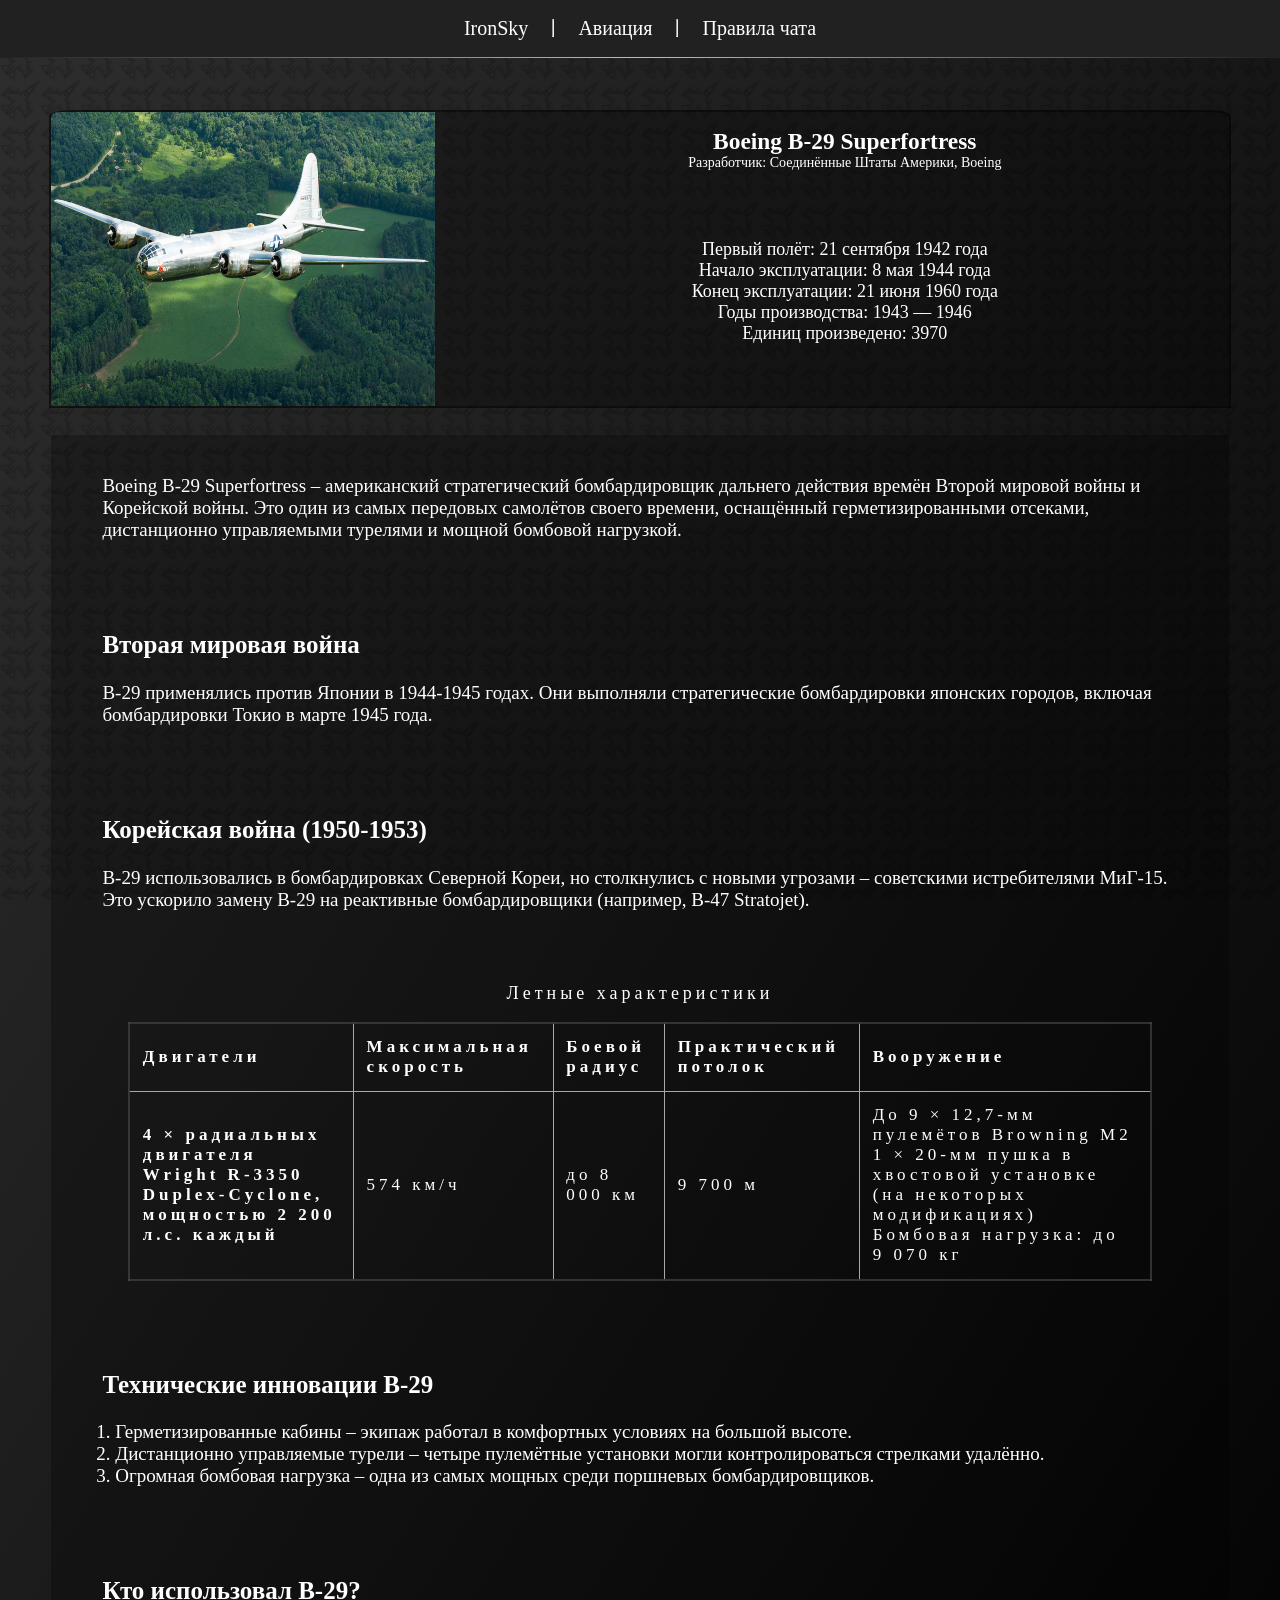
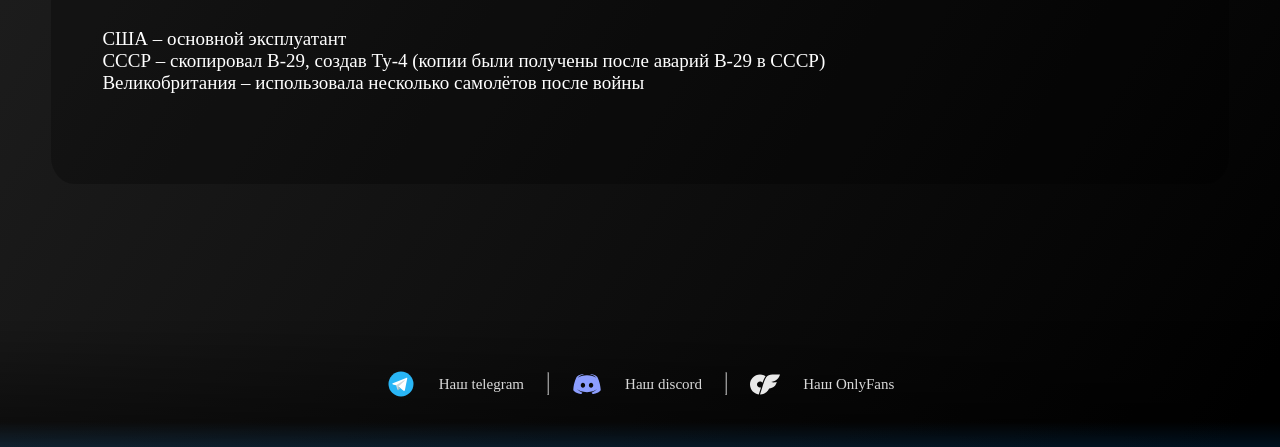
<file: b29.html>
<!DOCTYPE html>
<html lang="ru">
<head>
    <link rel="stylesheet" href="css/style.css">
    <link rel="stylesheet" href="css/charactstyle.css">
    <link rel="icon" type="image/png" href="images/favicon/favicon-96x96.png" sizes="96x96" />
    <link rel="icon" type="image/svg+xml" href="images/favicon/favicon.svg" />
    <link rel="shortcut icon" href="images/favicon/favicon.ico" />
    <link rel="apple-touch-icon" sizes="180x180" href="images/favicon/apple-touch-icon.png" />
    <link rel="manifest" href="images/favicon/site.webmanifest" />
    <meta charset="UTF-8">
    <meta name="viewport" content="width=device-width, initial-scale=1.0">
    <title>B-29 Superfortress</title>
</head>
<body>
    <header>
        <a href="index.html">IronSky</a>
        <hr />
        <a href="aviaList.html">Авиация</a>
        <hr />
        <a href="rules.html">Правила чата</a>
    </header>
    <div class="content">
        
        <div class="float">
            <div class="left-float">
                <img src="images/b29.jpg" alt="" />
            </div>
            <div class="right-float">
                <h3>Boeing B-29 Superfortress</h3>
                <p style="font-size: calc(4px + 10 * (100vw / 1280));;">Разработчик:	Соединённые Штаты Америки, Boeing</p>
                <br />
                <div class="right-content">
                    <p>Первый полёт: 21 сентября 1942 года</p>
                    <p>Начало эксплуатации:	8 мая 1944 года</p>
                    <p>Конец эксплуатации: 21 июня 1960 года</p>
                    <p>Годы производства: 1943 — 1946</p>
                    <p>Единиц произведено: 3970</p>
                </div>
            </div>
        </div>

        <div class="charact">
            <p>Boeing B-29 Superfortress – американский стратегический бомбардировщик дальнего действия времён Второй мировой войны и Корейской войны. Это один из самых передовых самолётов своего времени, оснащённый герметизированными отсеками, дистанционно управляемыми турелями и мощной бомбовой нагрузкой.</p>
            <h2>Вторая мировая война</h2>
            <p>B-29 применялись против Японии в 1944-1945 годах. Они выполняли стратегические бомбардировки японских городов, включая бомбардировки Токио в марте 1945 года.</p>
            <h2>Корейская война (1950-1953)</h2>
            <p>B-29 использовались в бомбардировках Северной Кореи, но столкнулись с новыми угрозами – советскими истребителями МиГ-15. Это ускорило замену B-29 на реактивные бомбардировщики (например, B-47 Stratojet).</p>
            <div class="charact-table">
                <table>
                    <caption>Летные характеристики</caption>
                    <thead>
                        <tr>
                            <th scope="col">Двигатели</th>
                            <th scope="col">Максимальная скорость</th>
                            <th scope="col">Боевой радиус</th>
                            <th scope="col">Практический потолок</th>
                            <th scope="col">Вооружение</th>
                        </tr>
                    </thead>
                    <tbody>
                        <tr>
                            <th scope="row">4 × радиальных двигателя Wright R-3350 Duplex-Cyclone, мощностью 2 200 л.с. каждый</th>
                            <td>574 км/ч</td>
                            <td>до 8 000 км</td>
                            <td>9 700 м</td>
                            <td>До 9 × 12,7-мм пулемётов Browning M2
                                1 × 20-мм пушка в хвостовой установке (на некоторых модификациях)
                                Бомбовая нагрузка: до 9 070 кг</td>
                        </tr>
                    </tbody>
                </table>
            </div>
            <h2>Технические инновации B-29</h2>
            <ol>
                <li>
                    Герметизированные кабины – экипаж работал в комфортных условиях на большой высоте.
                </li>
                <li>
                    Дистанционно управляемые турели – четыре пулемётные установки могли контролироваться стрелками удалённо.
                </li>
                <li>
                    Огромная бомбовая нагрузка – одна из самых мощных среди поршневых бомбардировщиков.
                </li>
            </ol>
            
            <h2>Кто использовал B-29?</h2>
            <p>США – основной эксплуатант<br />СССР – скопировал B-29, создав Ту-4 (копии были получены после аварий B-29 в СССР)<br />Великобритания – использовала несколько самолётов после войны</p>
        </div>
    </div>
    <div class="footer">
            <img src="images/telegram.svg" alt="tg_logo">
            <span>
                <a href="https://t.me/ironssky" target="_blank">Наш telegram</a>
            </span>
            <hr>
            <img src="images/discord.svg" alt="ds_logo">
            <span>
                <a href="https://discord.gg/z4deXfsH" target="_blank">Наш discord</a>
            </span>
            <hr>
            <img src="images/of.svg" alt="tg_logo">
            <span>
                <a href="https://youtu.be/dQw4w9WgXcQ?si=r5yN8m__LIB-K3SH" target="_blank">Наш OnlyFans</a>
            </span>
    </div>
</body>
</html>
</file>
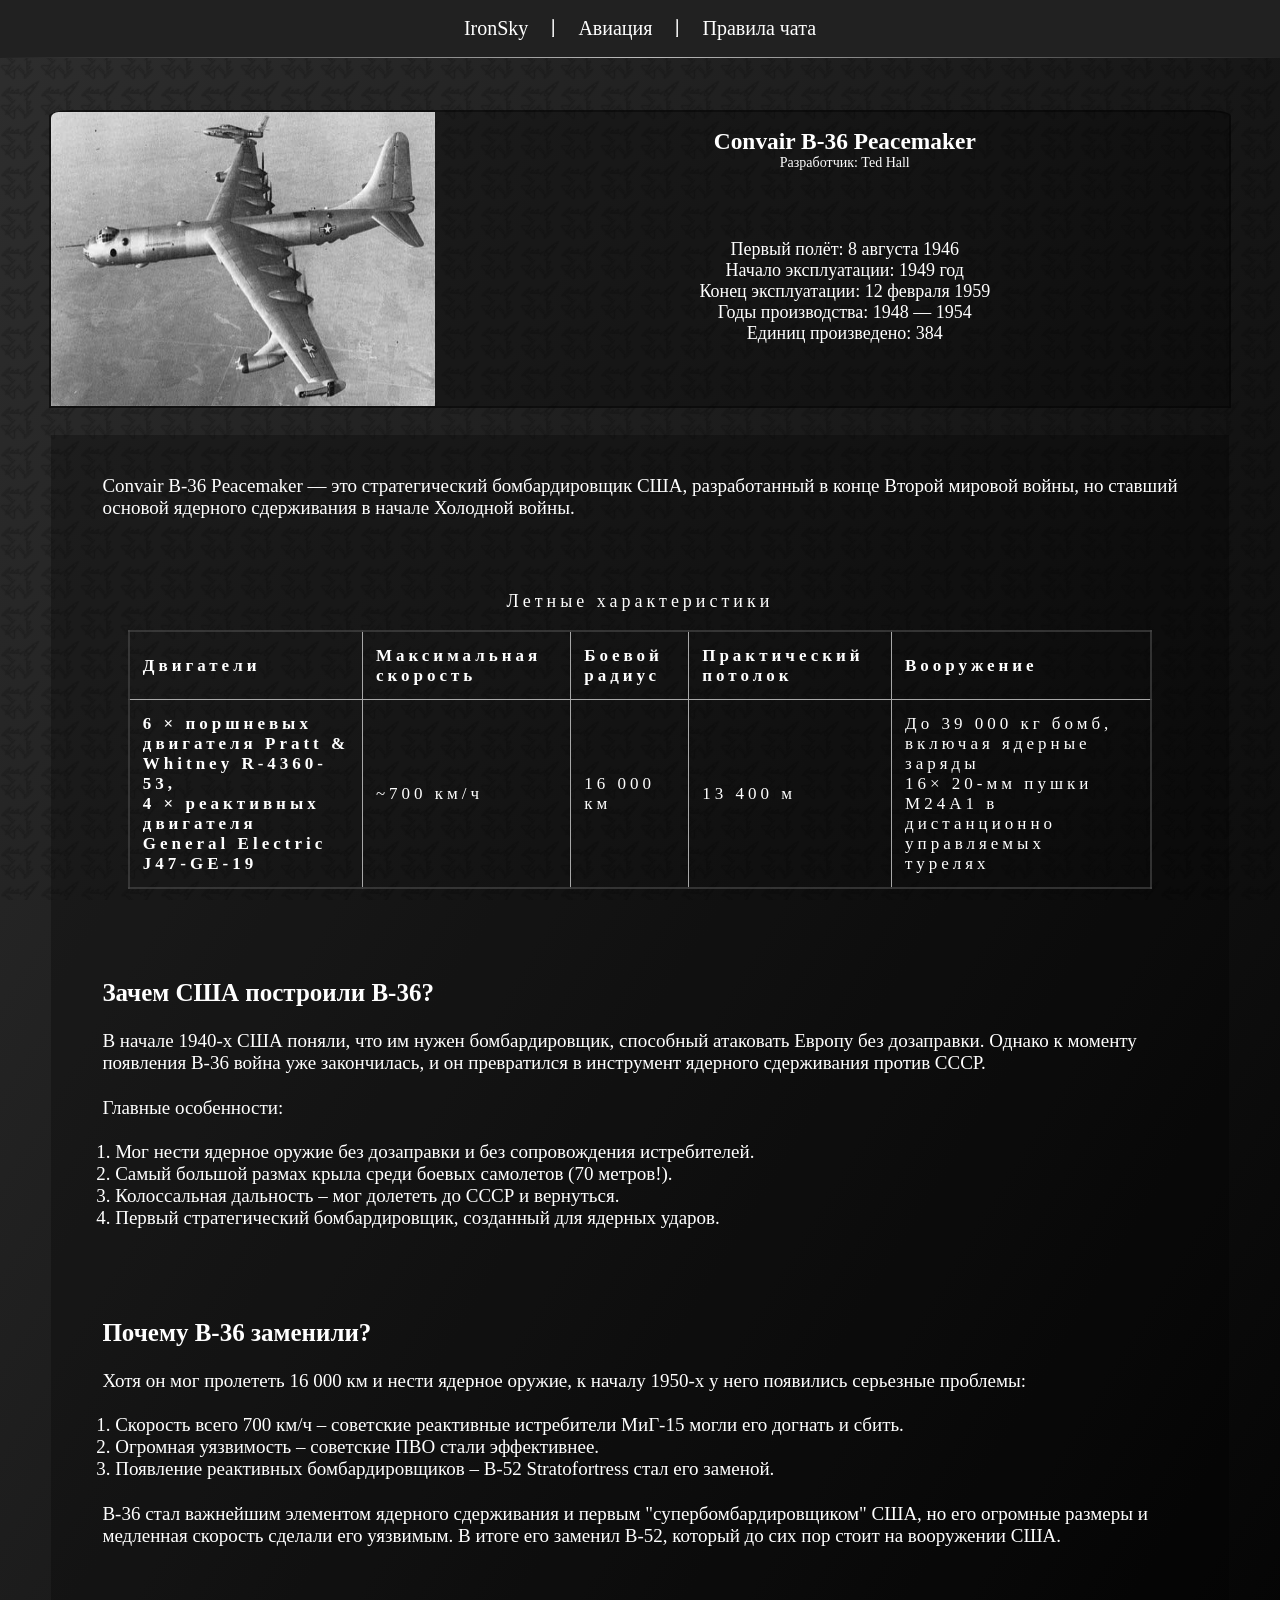
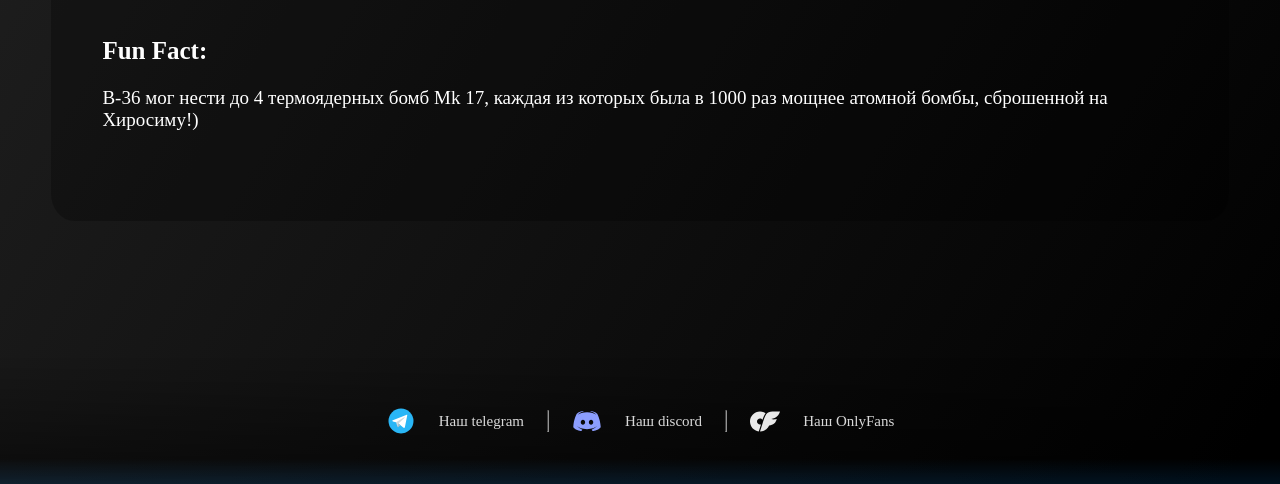
<file: b36.html>
<!DOCTYPE html>
<html lang="ru">
<head>
    <link rel="stylesheet" href="css/style.css">
    <link rel="stylesheet" href="css/charactstyle.css">
    <link rel="icon" type="image/png" href="images/favicon/favicon-96x96.png" sizes="96x96" />
    <link rel="icon" type="image/svg+xml" href="images/favicon/favicon.svg" />
    <link rel="shortcut icon" href="images/favicon/favicon.ico" />
    <link rel="apple-touch-icon" sizes="180x180" href="images/favicon/apple-touch-icon.png" />
    <link rel="manifest" href="images/favicon/site.webmanifest" />
    <meta charset="UTF-8">
    <meta name="viewport" content="width=device-width, initial-scale=1.0">
    <title>B-36 Convair</title>
</head>
<body>
    <header>
        <a href="index.html">IronSky</a>
        <hr />
        <a href="aviaList.html">Авиация</a>
        <hr />
        <a href="rules.html">Правила чата</a>
    </header>
    <div class="content">
        
        <div class="float">
            <div class="left-float">
                <img src="images/b36.jpg" alt="" />
            </div>
            <div class="right-float">
                <h3>Convair B-36 Peacemaker</h3>
                <p style="font-size: calc(4px + 10 * (100vw / 1280));;">Разработчик: Ted Hall</p>
                <br />
                <div class="right-content">
                    <p>Первый полёт: 8 августа 1946</p>
                    <p>Начало эксплуатации:	1949 год</p>
                    <p>Конец эксплуатации: 12 февраля 1959</p>
                    <p>Годы производства: 1948 — 1954</p>
                    <p>Единиц произведено: 384</p>
                </div>
            </div>
        </div>

        <div class="charact">
            <p>Convair B-36 Peacemaker — это стратегический бомбардировщик США, разработанный в конце Второй мировой войны, но ставший основой ядерного сдерживания в начале Холодной войны.</p>
            <div class="charact-table">
                <table>
                    <caption>Летные характеристики</caption>
                    <thead>
                        <tr>
                            <th scope="col">Двигатели</th>
                            <th scope="col">Максимальная скорость</th>
                            <th scope="col">Боевой радиус</th>
                            <th scope="col">Практический потолок</th>
                            <th scope="col">Вооружение</th>
                        </tr>
                    </thead>
                    <tbody>
                        <tr>
                            <th scope="row">6 × поршневых двигателя Pratt & Whitney R-4360-53,<br /> 4 × реактивных двигателя General Electric J47-GE-19</th>
                            <td>~700 км/ч</td>
                            <td>16 000 км</td>
                            <td>13 400 м</td>
                            <td>До 39 000 кг бомб, включая ядерные заряды<br />16× 20-мм пушки M24A1 в дистанционно управляемых турелях</td>
                        </tr>
                    </tbody>
                </table>
            </div>
            <h2>Зачем США построили B-36?</h2>
            <p>В начале 1940-х США поняли, что им нужен бомбардировщик, способный атаковать Европу без дозаправки. Однако к моменту появления B-36 война уже закончилась, и он превратился в инструмент ядерного сдерживания против СССР.</p>
            <p>Главные особенности:</p>
            <ol>
                <li>
                    Мог нести ядерное оружие без дозаправки и без сопровождения истребителей.
                </li>
                <li>
                    Самый большой размах крыла среди боевых самолетов (70 метров!).
                </li>
                <li>
                    Колоссальная дальность – мог долететь до СССР и вернуться.
                </li>
                <li>
                    Первый стратегический бомбардировщик, созданный для ядерных ударов.
                </li>
            </ol>
            
            <h2>Почему B-36 заменили?</h2>
            <p>Хотя он мог пролететь 16 000 км и нести ядерное оружие, к началу 1950-х у него появились серьезные проблемы:</p>

            <ol>
                <li>
                    Скорость всего 700 км/ч – советские реактивные истребители МиГ-15 могли его догнать и сбить.
                </li>
                <li>
                    Огромная уязвимость – советские ПВО стали эффективнее.
                </li>
                <li>
                    Появление реактивных бомбардировщиков – B-52 Stratofortress стал его заменой.
                </li>
            </ol>
            <p>B-36 стал важнейшим элементом ядерного сдерживания и первым "супербомбардировщиком" США, но его огромные размеры и медленная скорость сделали его уязвимым. В итоге его заменил B-52, который до сих пор стоит на вооружении США.</p>
            <h2>Fun Fact:</h2>
            <p>B-36 мог нести до 4 термоядерных бомб Mk 17, каждая из которых была в 1000 раз мощнее атомной бомбы, сброшенной на Хиросиму!)</p>
        </div>
    </div>
    <div class="footer">
            <img src="images/telegram.svg" alt="tg_logo">
            <span>
                <a href="https://t.me/ironssky" target="_blank">Наш telegram</a>
            </span>
            <hr>
            <img src="images/discord.svg" alt="ds_logo">
            <span>
                <a href="https://discord.gg/z4deXfsH" target="_blank">Наш discord</a>
            </span>
            <hr>
            <img src="images/of.svg" alt="tg_logo">
            <span>
                <a href="https://youtu.be/dQw4w9WgXcQ?si=r5yN8m__LIB-K3SH" target="_blank">Наш OnlyFans</a>
            </span>
    </div>
</body>
</html>
</file>
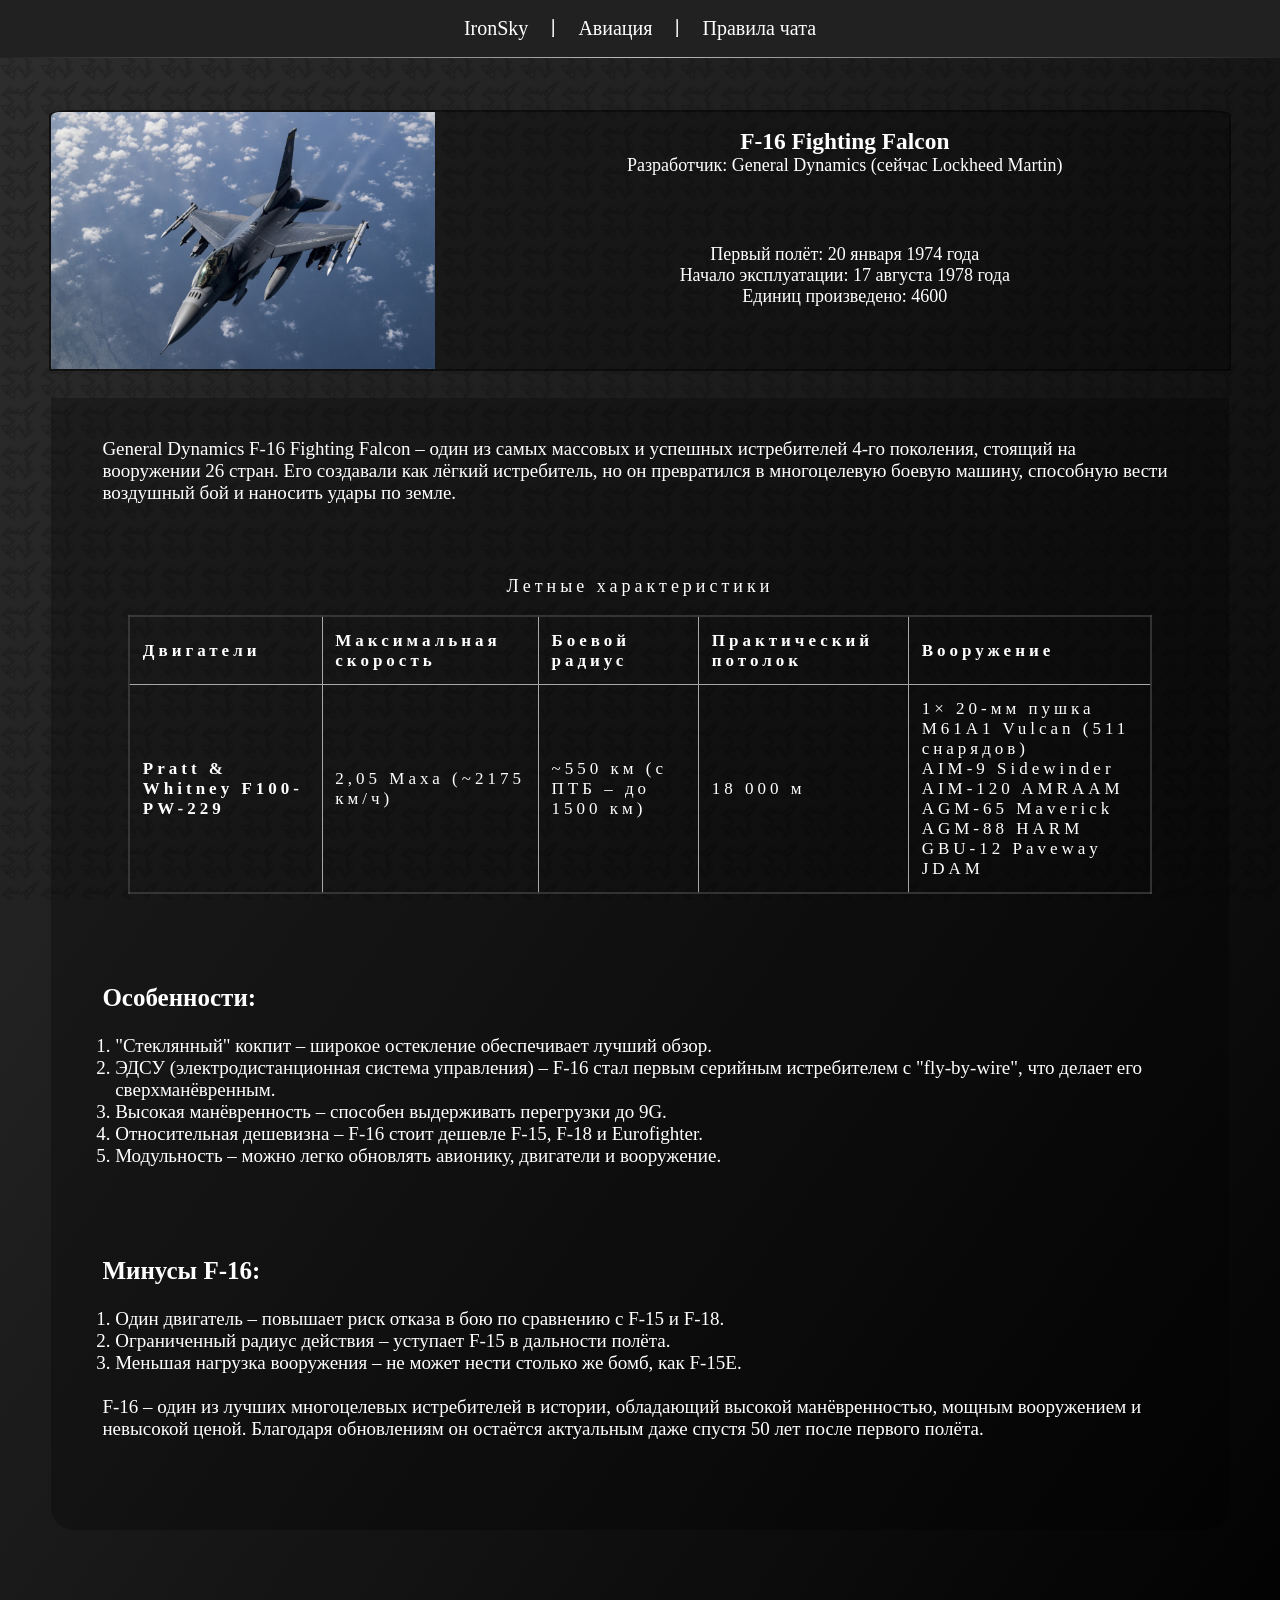
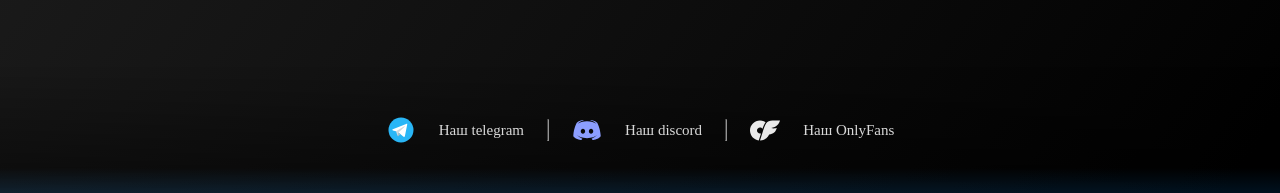
<file: f16.html>
<!DOCTYPE html>
<html lang="ru">
<head>
    <link rel="stylesheet" href="css/style.css">
    <link rel="stylesheet" href="css/charactstyle.css">
    <link rel="icon" type="image/png" href="images/favicon/favicon-96x96.png" sizes="96x96" />
    <link rel="icon" type="image/svg+xml" href="images/favicon/favicon.svg" />
    <link rel="shortcut icon" href="images/favicon/favicon.ico" />
    <link rel="apple-touch-icon" sizes="180x180" href="images/favicon/apple-touch-icon.png" />
    <link rel="manifest" href="images/favicon/site.webmanifest" />
    <meta charset="UTF-8">
    <meta name="viewport" content="width=device-width, initial-scale=1.0">
    <title>F-16 Fighting Falcon</title>
</head>
<body>
    <header>
        <a href="index.html">IronSky</a>
        <hr />
        <a href="aviaList.html">Авиация</a>
        <hr />
        <a href="rules.html">Правила чата</a>
    </header>
    <div class="content">
        
        <div class="float">
            <div class="left-float">
                <img src="images/f16.jpg" alt="" />
            </div>
            <div class="right-float">
                <h3>F-16 Fighting Falcon</h3>
                <p>Разработчик: General Dynamics (сейчас Lockheed Martin)</p>
                <br />
                <div class="right-content">
                    <p>Первый полёт: 20 января 1974 года</p>
                    <p>Начало эксплуатации:	17 августа 1978 года</p>
                    <p>Единиц произведено: 4600</p>
                </div>
            </div>
        </div>

        <div class="charact">
            <p>General Dynamics F-16 Fighting Falcon – один из самых массовых и успешных истребителей 4-го поколения, стоящий на вооружении 26 стран. Его создавали как лёгкий истребитель, но он превратился в многоцелевую боевую машину, способную вести воздушный бой и наносить удары по земле.</p>
            <div class="charact-table">
                <table>
                    <caption>Летные характеристики</caption>
                    <thead>
                        <tr>
                            <th scope="col">Двигатели</th>
                            <th scope="col">Максимальная скорость</th>
                            <th scope="col">Боевой радиус</th>
                            <th scope="col">Практический потолок</th>
                            <th scope="col">Вооружение</th>
                        </tr>
                    </thead>
                    <tbody>
                        <tr>
                            <th scope="row">Pratt & Whitney F100-PW-229</th>
                            <td>2,05 Маха (~2175 км/ч)</td>
                            <td>~550 км (с ПТБ – до 1500 км)</td>
                            <td>18 000 м</td>
                            <td>1× 20-мм пушка M61A1 Vulcan (511 снарядов)<br /> AIM-9 Sidewinder<br />AIM-120 AMRAAM<br />AGM-65 Maverick<br />AGM-88 HARM<br />GBU-12 Paveway<br />JDAM</td>
                        </tr>
                    </tbody>
                </table>
            </div>
            <h2>Особенности:</h2>
            <ol>
                <li>
                    "Стеклянный" кокпит – широкое остекление обеспечивает лучший обзор.
                </li>
                <li>
                    ЭДСУ (электродистанционная система управления) – F-16 стал первым серийным истребителем с "fly-by-wire", что делает его сверхманёвренным.
                </li>
                <li>
                    Высокая манёвренность – способен выдерживать перегрузки до 9G.
                </li>
                <li>
                    Относительная дешевизна – F-16 стоит дешевле F-15, F-18 и Eurofighter.
                </li>
                <li>
                    Модульность – можно легко обновлять авионику, двигатели и вооружение.
                </li>
            </ol>
            
            <h2>Минусы F-16:</h2>
            <ol>
                <li>
                    Один двигатель – повышает риск отказа в бою по сравнению с F-15 и F-18.
                </li>
                <li>
                    Ограниченный радиус действия – уступает F-15 в дальности полёта.
                </li>
                <li>
                    Меньшая нагрузка вооружения – не может нести столько же бомб, как F-15E.
                </li>
            </ol>
            <p>F-16 – один из лучших многоцелевых истребителей в истории, обладающий высокой манёвренностью, мощным вооружением и невысокой ценой. Благодаря обновлениям он остаётся актуальным даже спустя 50 лет после первого полёта. </p>
        </div>
    </div>
    <div class="footer">
            <img src="images/telegram.svg" alt="tg_logo">
            <span>
                <a href="https://t.me/ironssky" target="_blank">Наш telegram</a>
            </span>
            <hr>
            <img src="images/discord.svg" alt="ds_logo">
            <span>
                <a href="https://discord.gg/z4deXfsH" target="_blank">Наш discord</a>
            </span>
            <hr>
            <img src="images/of.svg" alt="tg_logo">
            <span>
                <a href="https://youtu.be/dQw4w9WgXcQ?si=r5yN8m__LIB-K3SH" target="_blank">Наш OnlyFans</a>
            </span>
    </div>
</body>
</html>
</file>
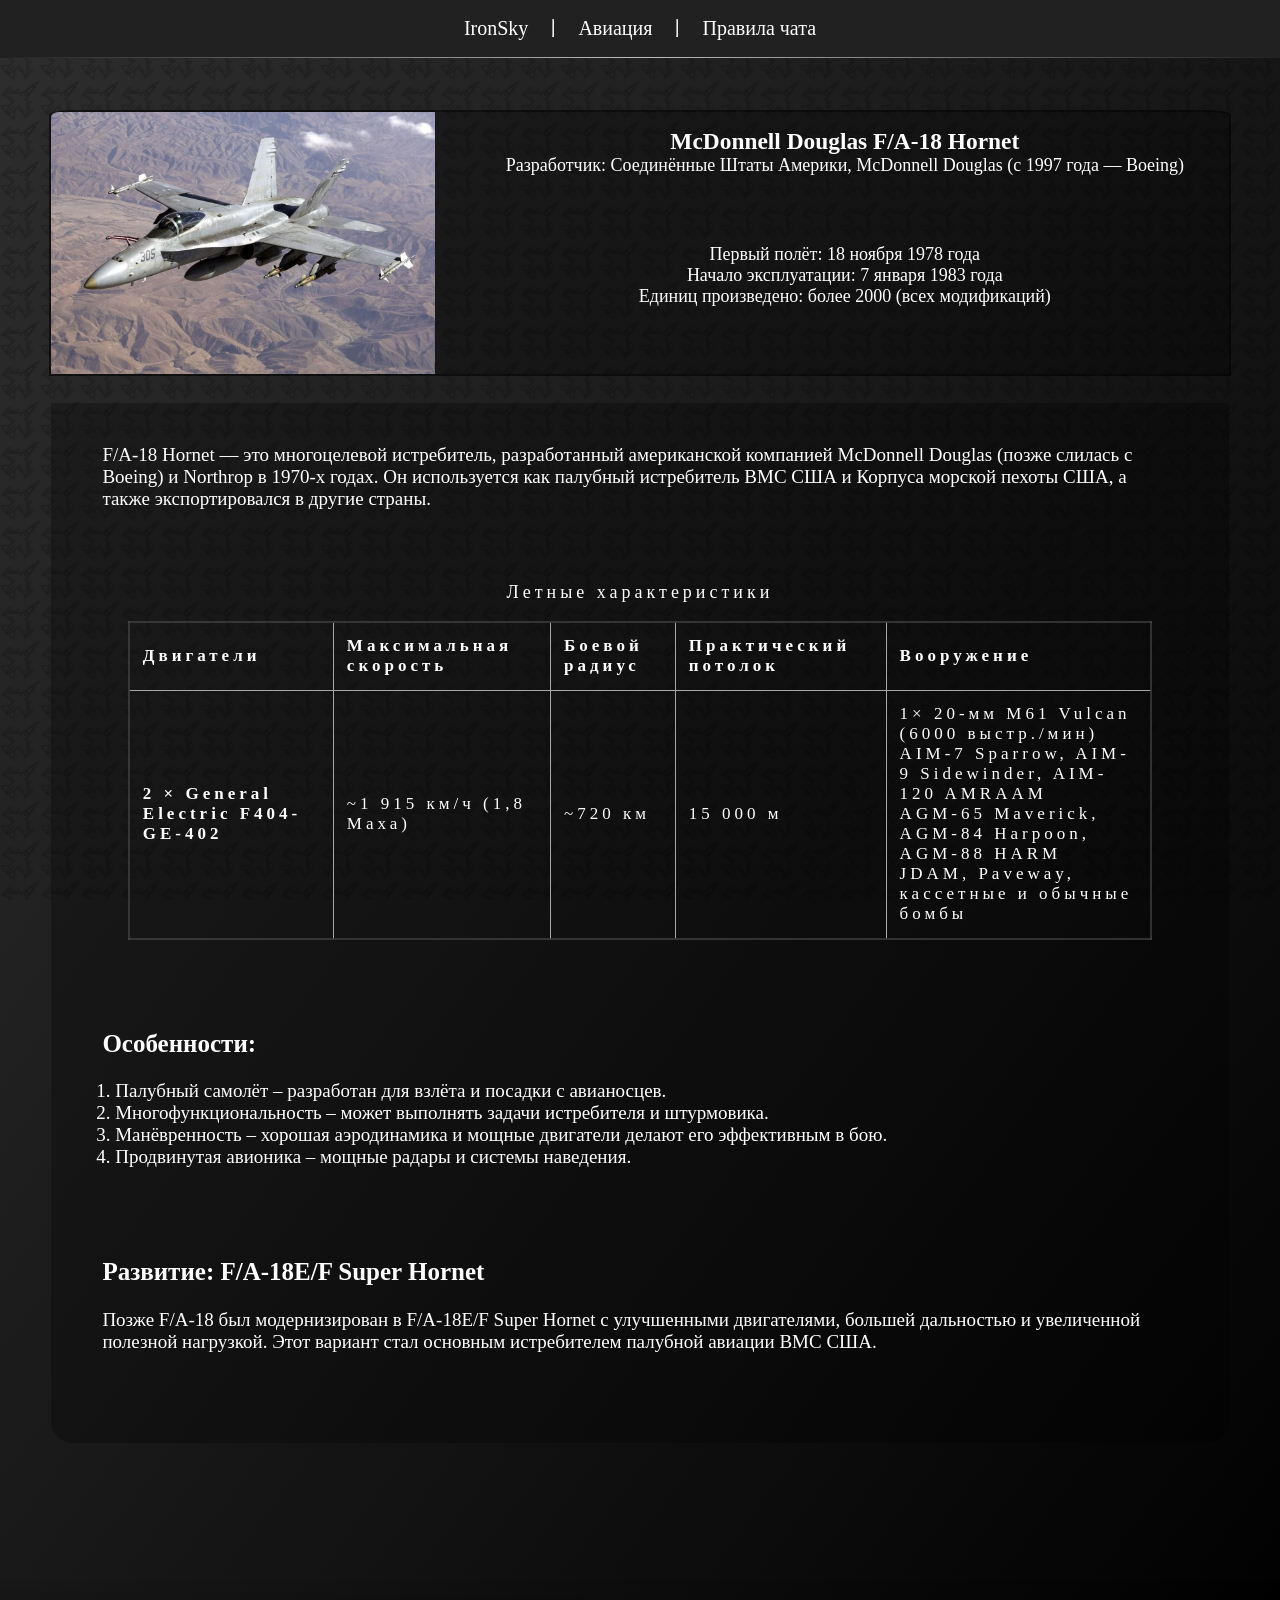
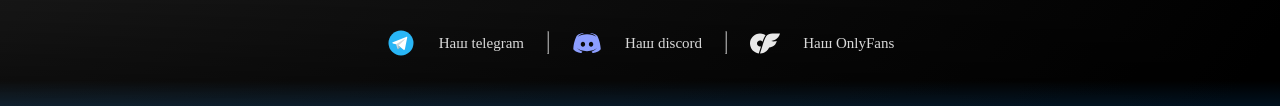
<file: f18.html>
<!DOCTYPE html>
<html lang="ru">
<head>
    <link rel="stylesheet" href="css/style.css">
    <link rel="stylesheet" href="css/charactstyle.css">
    <link rel="icon" type="image/png" href="images/favicon/favicon-96x96.png" sizes="96x96" />
    <link rel="icon" type="image/svg+xml" href="images/favicon/favicon.svg" />
    <link rel="shortcut icon" href="images/favicon/favicon.ico" />
    <link rel="apple-touch-icon" sizes="180x180" href="images/favicon/apple-touch-icon.png" />
    <link rel="manifest" href="images/favicon/site.webmanifest" />
    <meta charset="UTF-8">
    <meta name="viewport" content="width=device-width, initial-scale=1.0">
    <title>F/A-18 Hornet</title>
</head>
<body>
    <header>
        <a href="index.html">IronSky</a>
        <hr />
        <a href="aviaList.html">Авиация</a>
        <hr />
        <a href="rules.html">Правила чата</a>
    </header>
    <div class="content">
        
        <div class="float">
            <div class="left-float">
                <img src="images/f-18.webp" alt="" />
            </div>
            <div class="right-float">
                <h3>McDonnell Douglas F/A-18 Hornet</h3>
                <p>Разработчик: Соединённые Штаты Америки,  McDonnell Douglas (с 1997 года — Boeing)</p>
                <br />
                <div class="right-content">
                    <p>Первый полёт: 18 ноября 1978 года</p>
                    <p>Начало эксплуатации:	7 января 1983 года</p>
                    <p>Единиц произведено: более 2000 (всех модификаций)</p>
                </div>
            </div>
        </div>

        <div class="charact">
            <p>F/A-18 Hornet — это многоцелевой истребитель, разработанный американской компанией McDonnell Douglas (позже слилась с Boeing) и Northrop в 1970-х годах. Он используется как палубный истребитель ВМС США и Корпуса морской пехоты США, а также экспортировался в другие страны.            </p>
            <div class="charact-table">
                <table>
                    <caption>Летные характеристики</caption>
                    <thead>
                        <tr>
                            <th scope="col">Двигатели</th>
                            <th scope="col">Максимальная скорость</th>
                            <th scope="col">Боевой радиус</th>
                            <th scope="col">Практический потолок</th>
                            <th scope="col">Вооружение</th>
                        </tr>
                    </thead>
                    <tbody>
                        <tr>
                            <th scope="row">2 × General Electric F404-GE-402</th>
                            <td>~1 915 км/ч (1,8 Маха)</td>
                            <td>~720 км</td>
                            <td>15 000 м</td>
                            <td>1× 20-мм M61 Vulcan (6000 выстр./мин)<br /> AIM-7 Sparrow, AIM-9 Sidewinder, AIM-120 AMRAAM<br />AGM-65 Maverick, AGM-84 Harpoon, AGM-88 HARM<br />JDAM, Paveway, кассетные и обычные бомбы</td>
                        </tr>
                    </tbody>
                </table>
            </div>
            <h2>Особенности:</h2>
            <ol>
                <li>
                    Палубный самолёт – разработан для взлёта и посадки с авианосцев.
                </li>
                <li>
                    Многофункциональность – может выполнять задачи истребителя и штурмовика.
                </li>
                <li>
                    Манёвренность – хорошая аэродинамика и мощные двигатели делают его эффективным в бою.
                </li>
                <li>
                    Продвинутая авионика – мощные радары и системы наведения.
                </li>
            </ol>
            
            <h2>Развитие: F/A-18E/F Super Hornet</h2>
            <p>Позже F/A-18 был модернизирован в F/A-18E/F Super Hornet с улучшенными двигателями, большей дальностью и увеличенной полезной нагрузкой. Этот вариант стал основным истребителем палубной авиации ВМС США.</p>
        </div>
    </div>
    <div class="footer">
            <img src="images/telegram.svg" alt="tg_logo">
            <span>
                <a href="https://t.me/ironssky" target="_blank">Наш telegram</a>
            </span>
            <hr>
            <img src="images/discord.svg" alt="ds_logo">
            <span>
                <a href="https://discord.gg/z4deXfsH" target="_blank">Наш discord</a>
            </span>
            <hr>
            <img src="images/of.svg" alt="tg_logo">
            <span>
                <a href="https://youtu.be/dQw4w9WgXcQ?si=r5yN8m__LIB-K3SH" target="_blank">Наш OnlyFans</a>
            </span>
    </div>
</body>
</html>
</file>
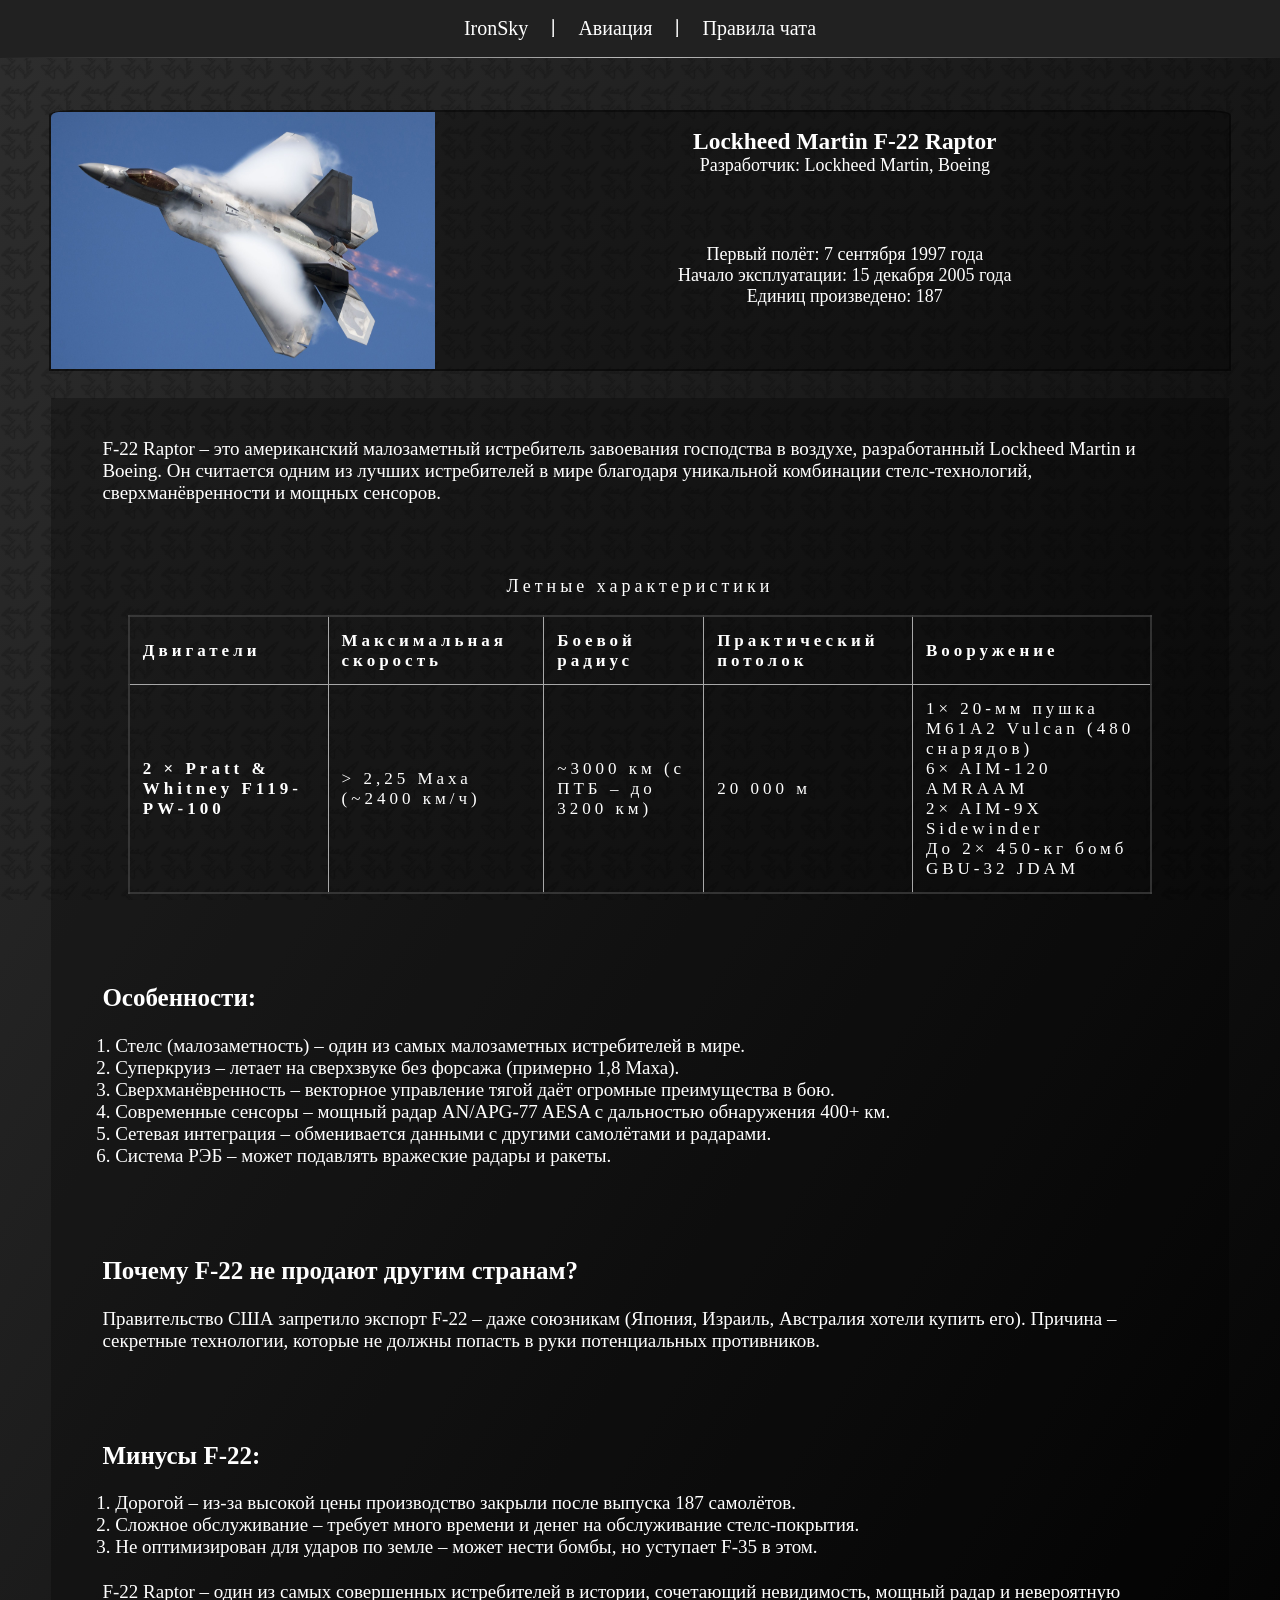
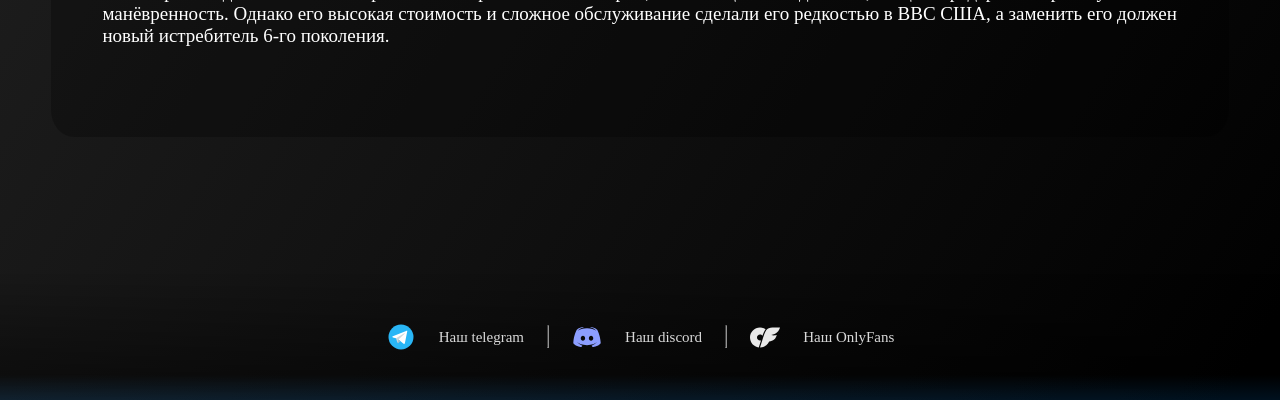
<file: f22.html>
<!DOCTYPE html>
<html lang="ru">
<head>
    <link rel="stylesheet" href="css/style.css">
    <link rel="stylesheet" href="css/charactstyle.css">
    <link rel="icon" type="image/png" href="images/favicon/favicon-96x96.png" sizes="96x96" />
    <link rel="icon" type="image/svg+xml" href="images/favicon/favicon.svg" />
    <link rel="shortcut icon" href="images/favicon/favicon.ico" />
    <link rel="apple-touch-icon" sizes="180x180" href="images/favicon/apple-touch-icon.png" />
    <link rel="manifest" href="images/favicon/site.webmanifest" />
    <meta charset="UTF-8">
    <meta name="viewport" content="width=device-width, initial-scale=1.0">
    <title>F-22 Raptor</title>
</head>
<body>
    <header>
        <a href="index.html">IronSky</a>
        <hr />
        <a href="aviaList.html">Авиация</a>
        <hr />
        <a href="rules.html">Правила чата</a>
    </header>
    <div class="content">
        
        <div class="float">
            <div class="left-float">
                <img src="images/f22.jpg" alt="" />
            </div>
            <div class="right-float">
                <h3>Lockheed Martin F-22 Raptor</h3>
                <p>Разработчик: Lockheed Martin, Boeing</p>
                <br />
                <div class="right-content">
                    <p>Первый полёт: 7 сентября 1997 года</p>
                    <p>Начало эксплуатации:	15 декабря 2005 года</p>
                    <p>Единиц произведено: 187</p>
                </div>
            </div>
        </div>

        <div class="charact">
            <p>F-22 Raptor – это американский малозаметный истребитель завоевания господства в воздухе, разработанный Lockheed Martin и Boeing. Он считается одним из лучших истребителей в мире благодаря уникальной комбинации стелс-технологий, сверхманёвренности и мощных сенсоров.</p>
            <div class="charact-table">
                <table>
                    <caption>Летные характеристики</caption>
                    <thead>
                        <tr>
                            <th scope="col">Двигатели</th>
                            <th scope="col">Максимальная скорость</th>
                            <th scope="col">Боевой радиус</th>
                            <th scope="col">Практический потолок</th>
                            <th scope="col">Вооружение</th>
                        </tr>
                    </thead>
                    <tbody>
                        <tr>
                            <th scope="row">2 × Pratt & Whitney F119-PW-100</th>
                            <td>> 2,25 Маха (~2400 км/ч)</td>
                            <td>~3000 км (с ПТБ – до 3200 км)</td>
                            <td>20 000 м</td>
                            <td>1× 20-мм пушка M61A2 Vulcan (480 снарядов)<br /> 6× AIM-120 AMRAAM<br />2× AIM-9X Sidewinder<br />До 2× 450-кг бомб GBU-32 JDAM</td>
                        </tr>
                    </tbody>
                </table>
            </div>
            <h2>Особенности:</h2>
            <ol>
                <li>
                    Стелс (малозаметность) – один из самых малозаметных истребителей в мире.
                </li>
                <li>
                    Суперкруиз – летает на сверхзвуке без форсажа (примерно 1,8 Маха).
                </li>
                <li>
                    Сверхманёвренность – векторное управление тягой даёт огромные преимущества в бою.
                </li>
                <li>
                    Современные сенсоры – мощный радар AN/APG-77 AESA с дальностью обнаружения 400+ км.
                </li>
                <li>
                    Сетевая интеграция – обменивается данными с другими самолётами и радарами.
                </li>
                <li>
                    Система РЭБ – может подавлять вражеские радары и ракеты.
                </li>
            </ol>
            
            <h2>Почему F-22 не продают другим странам?</h2>
            <p>Правительство США запретило экспорт F-22 – даже союзникам (Япония, Израиль, Австралия хотели купить его). Причина – секретные технологии, которые не должны попасть в руки потенциальных противников.</p>

            <h2>Минусы F-22:</h2>
            <ol>
                <li>
                    Дорогой – из-за высокой цены производство закрыли после выпуска 187 самолётов.
                </li>
                <li>
                    Сложное обслуживание – требует много времени и денег на обслуживание стелс-покрытия.
                </li>
                <li>
                    Не оптимизирован для ударов по земле – может нести бомбы, но уступает F-35 в этом.
                </li>
            </ol>
            <p>F-22 Raptor – один из самых совершенных истребителей в истории, сочетающий невидимость, мощный радар и невероятную манёвренность. Однако его высокая стоимость и сложное обслуживание сделали его редкостью в ВВС США, а заменить его должен новый истребитель 6-го поколения. </p>
        </div>
    </div>
    <div class="footer">
            <img src="images/telegram.svg" alt="tg_logo">
            <span>
                <a href="https://t.me/ironssky" target="_blank">Наш telegram</a>
            </span>
            <hr>
            <img src="images/discord.svg" alt="ds_logo">
            <span>
                <a href="https://discord.gg/z4deXfsH" target="_blank">Наш discord</a>
            </span>
            <hr>
            <img src="images/of.svg" alt="tg_logo">
            <span>
                <a href="https://youtu.be/dQw4w9WgXcQ?si=r5yN8m__LIB-K3SH" target="_blank">Наш OnlyFans</a>
            </span>
    </div>
</body>
</html>
</file>
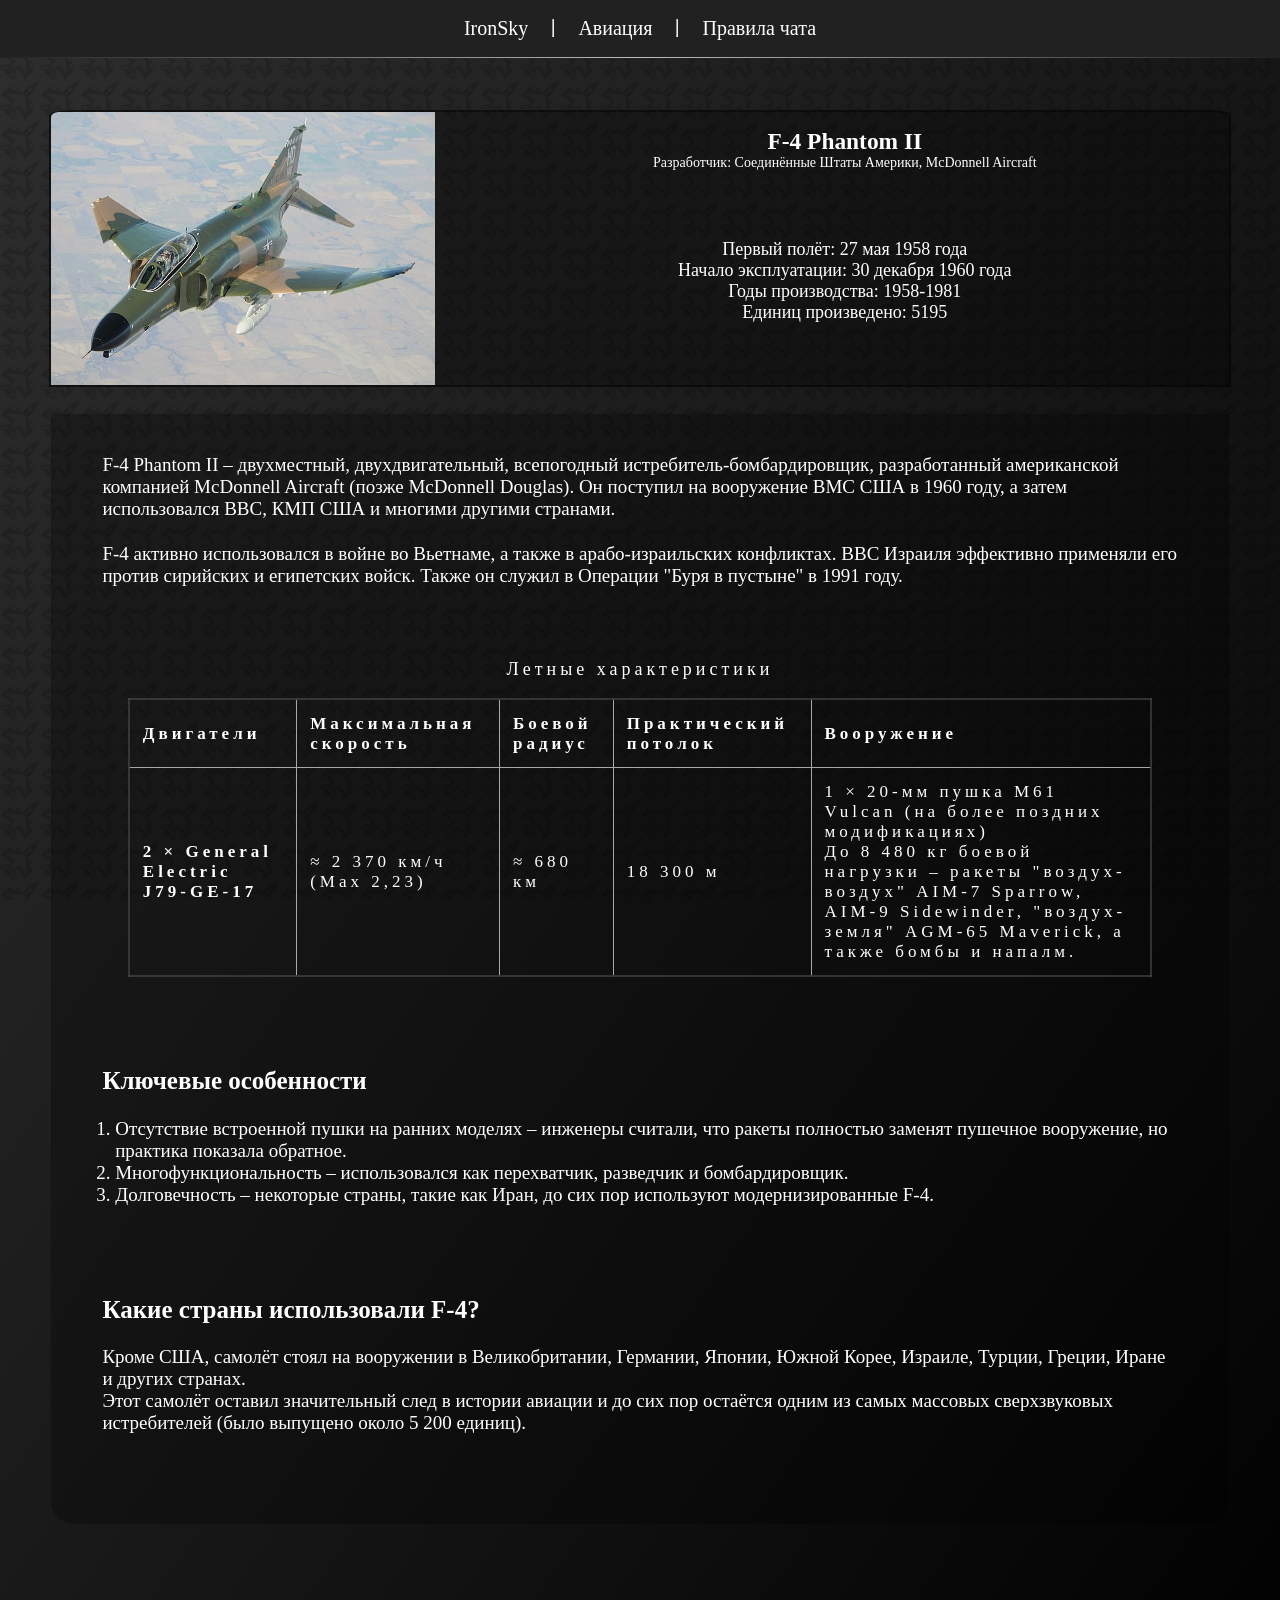
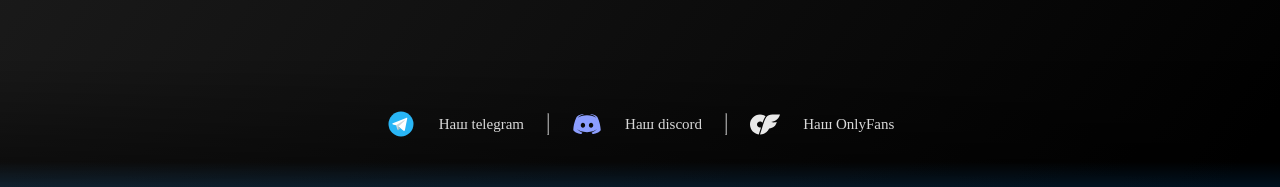
<file: f4.html>
<!DOCTYPE html>
<html lang="ru">
<head>
    <link rel="stylesheet" href="css/style.css">
    <link rel="stylesheet" href="css/charactstyle.css">
    <link rel="icon" type="image/png" href="images/favicon/favicon-96x96.png" sizes="96x96" />
    <link rel="icon" type="image/svg+xml" href="images/favicon/favicon.svg" />
    <link rel="shortcut icon" href="images/favicon/favicon.ico" />
    <link rel="apple-touch-icon" sizes="180x180" href="images/favicon/apple-touch-icon.png" />
    <link rel="manifest" href="images/favicon/site.webmanifest" />
    <meta charset="UTF-8">
    <meta name="viewport" content="width=device-width, initial-scale=1.0">
    <title>F-4 Phantom II</title>
</head>
<body>
    <header>
        <a href="index.html">IronSky</a>
        <hr />
        <a href="aviaList.html">Авиация</a>
        <hr />
        <a href="rules.html">Правила чата</a>
    </header>
    <div class="content">
        
        <div class="float">
            <div class="left-float">
                <img src="images/f4.jpg" alt="" />
            </div>
            <div class="right-float">
                <h3>F-4 Phantom II</h3>
                <p style="font-size: calc(4px + 10 * (100vw / 1280));;">Разработчик: Соединённые Штаты Америки, McDonnell Aircraft</p>
                <br />
                <div class="right-content">
                    <p>Первый полёт:	27 мая 1958 года</p>
                    <p>Начало эксплуатации:	30 декабря 1960 года</p>
                    <p>Годы производства: 1958-1981</p>
                    <p>Единиц произведено: 5195</p>
                </div>
            </div>
        </div>

        <div class="charact">
            <p>F-4 Phantom II – двухместный, двухдвигательный, всепогодный истребитель-бомбардировщик, разработанный американской компанией McDonnell Aircraft (позже McDonnell Douglas). Он поступил на вооружение ВМС США в 1960 году, а затем использовался ВВС, КМП США и многими другими странами.</p>
            <p>F-4 активно использовался в войне во Вьетнаме, а также в арабо-израильских конфликтах. ВВС Израиля эффективно применяли его против сирийских и египетских войск. Также он служил в Операции "Буря в пустыне" в 1991 году.</p>
            <div class="charact-table">
                <table>
                    <caption>Летные характеристики</caption>
                    <thead>
                        <tr>
                            <th scope="col">Двигатели</th>
                            <th scope="col">Максимальная скорость</th>
                            <th scope="col">Боевой радиус</th>
                            <th scope="col">Практический потолок</th>
                            <th scope="col">Вооружение</th>
                        </tr>
                    </thead>
                    <tbody>
                        <tr>
                            <th scope="row">2 × General Electric J79-GE-17</th>
                            <td>≈ 2 370 км/ч (Мах 2,23)</td>
                            <td>≈ 680 км</td>
                            <td>18 300 м</td>
                            <td>1 × 20-мм пушка M61 Vulcan (на более поздних модификациях)<br />До 8 480 кг боевой нагрузки – ракеты "воздух-воздух" AIM-7 Sparrow, AIM-9 Sidewinder, "воздух-земля" AGM-65 Maverick, а также бомбы и напалм.</td>
                        </tr>
                    </tbody>
                </table>
            </div>
            <h2>Ключевые особенности</h2>
            <ol>
                <li>
                    Отсутствие встроенной пушки на ранних моделях – инженеры считали, что ракеты полностью заменят пушечное вооружение, но практика показала обратное.
                </li>
                <li>
                    Многофункциональность – использовался как перехватчик, разведчик и бомбардировщик.
                </li>
                <li>
                    Долговечность – некоторые страны, такие как Иран, до сих пор используют модернизированные F-4.
                </li>
            </ol>
            
            <h2>Какие страны использовали F-4?</h2>
            <p>Кроме США, самолёт стоял на вооружении в Великобритании, Германии, Японии, Южной Корее, Израиле, Турции, Греции, Иране и других странах.<br />Этот самолёт оставил значительный след в истории авиации и до сих пор остаётся одним из самых массовых сверхзвуковых истребителей (было выпущено около 5 200 единиц).</p>
            <!-- <div class="photo-grid">
                <div class="grid-container">
                    <div class="grid-item"><img src="images/f4.jpg" alt="Фото 1"></div>
                    <div class="grid-item"><img src="images/f4-2.webp" alt="Фото 2"></div>
                    <div class="grid-item"><img src="images/f4.jpg" alt="Фото 3"></div>
                    <div class="grid-item"><img src="images/f4.jpg" alt="Фото 1"></div>
                    <div class="grid-item"><img src="images/f4.jpg" alt="Фото 2"></div>
                    <div class="grid-item"><img src="images/f4.jpg" alt="Фото 3"></div>
                </div>
            </div> -->
        </div>
    </div>
    <div class="footer">
            <img src="images/telegram.svg" alt="tg_logo">
            <span>
                <a href="https://t.me/ironssky" target="_blank">Наш telegram</a>
            </span>
            <hr>
            <img src="images/discord.svg" alt="ds_logo">
            <span>
                <a href="https://discord.gg/z4deXfsH" target="_blank">Наш discord</a>
            </span>
            <hr>
            <img src="images/of.svg" alt="tg_logo">
            <span>
                <a href="https://youtu.be/dQw4w9WgXcQ?si=r5yN8m__LIB-K3SH" target="_blank">Наш OnlyFans</a>
            </span>
    </div>
</body>
</html>
</file>
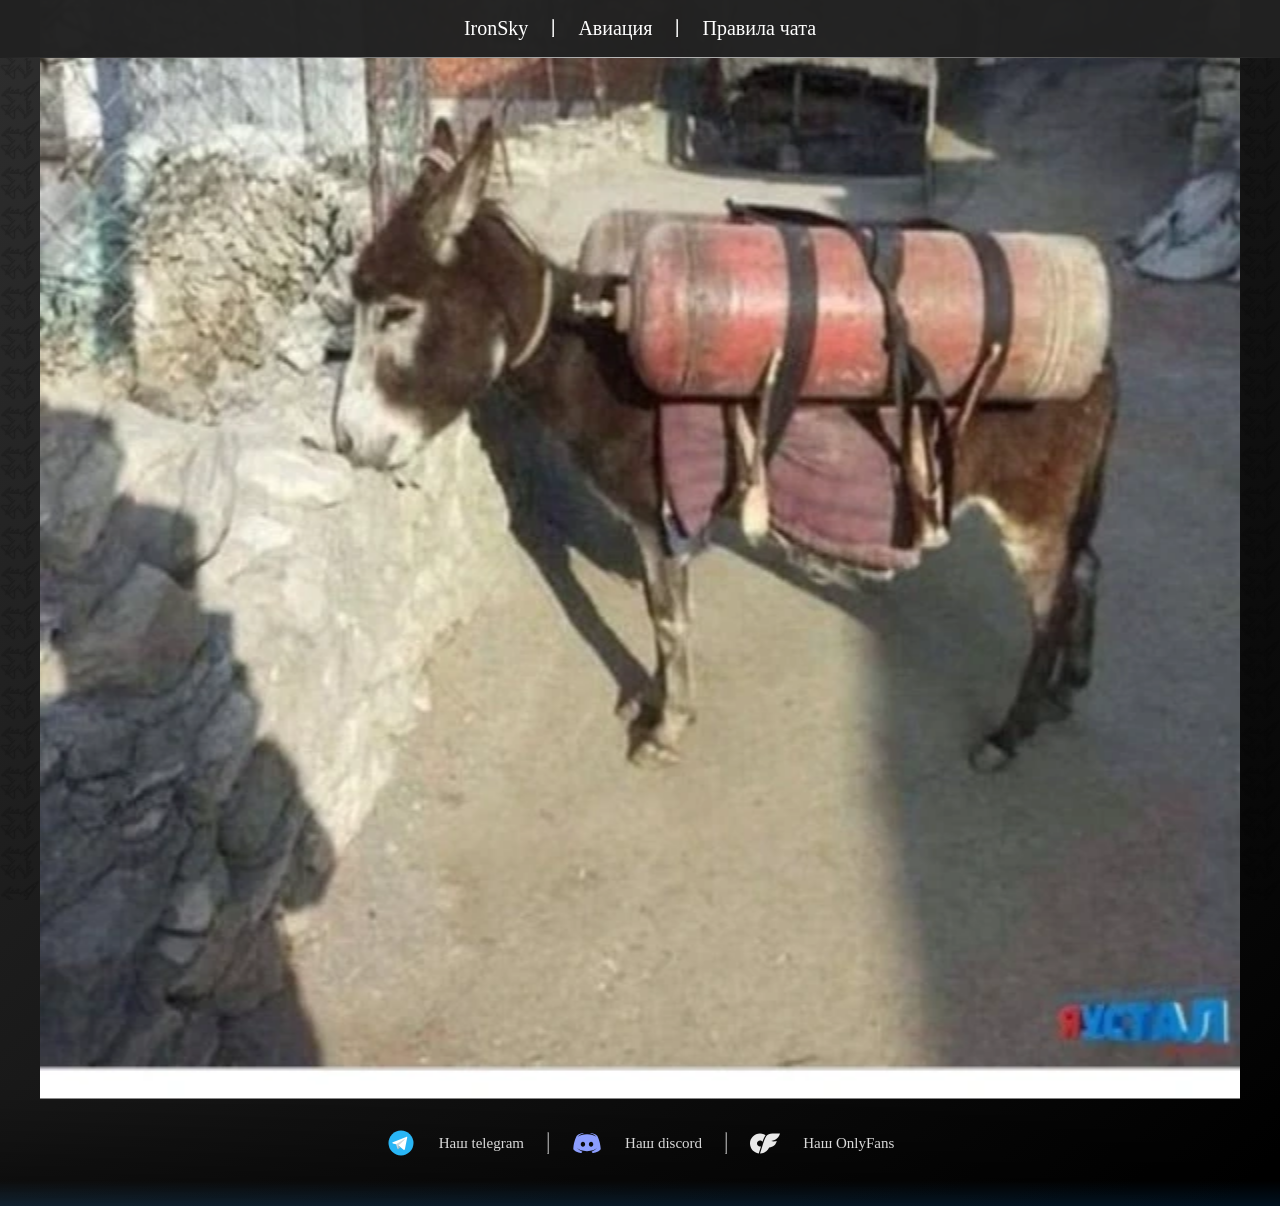
<file: i16.html>
<!DOCTYPE html>
<html lang="ru">
<head>
    <link rel="stylesheet" href="css/style.css">
    <link rel="stylesheet" href="css/charactstyle.css">
    <link rel="icon" type="image/png" href="images/favicon/favicon-96x96.png" sizes="96x96" />
    <link rel="icon" type="image/svg+xml" href="images/favicon/favicon.svg" />
    <link rel="shortcut icon" href="images/favicon/favicon.ico" />
    <link rel="apple-touch-icon" sizes="180x180" href="images/favicon/apple-touch-icon.png" />
    <link rel="manifest" href="images/favicon/site.webmanifest" />
    <meta charset="UTF-8">
    <meta name="viewport" content="width=device-width, initial-scale=1.0">
    <title>ИШААААААК</title>
</head>
<body>
    <header>
        <a href="index.html">IronSky</a>
        <hr />
        <a href="aviaList.html">Авиация</a>
        <hr />
        <a href="rules.html">Правила чата</a>
    </header>
    <div class="content">
        <a href="https://pikuco.ru/tests/103858/" target="_blank">
            <img src="images/ishak.webp" alt="" style="scale: 200%;" />
        </a>
    </div>
    <div class="footer">
            <img src="images/telegram.svg" alt="tg_logo">
            <span>
                <a href="https://t.me/ironssky" target="_blank">Наш telegram</a>
            </span>
            <hr>
            <img src="images/discord.svg" alt="ds_logo">
            <span>
                <a href="https://discord.gg/z4deXfsH" target="_blank">Наш discord</a>
            </span>
            <hr>
            <img src="images/of.svg" alt="tg_logo">
            <span>
                <a href="https://youtu.be/dQw4w9WgXcQ?si=r5yN8m__LIB-K3SH" target="_blank">Наш OnlyFans</a>
            </span>
    </div>
</body>
</html>
</file>
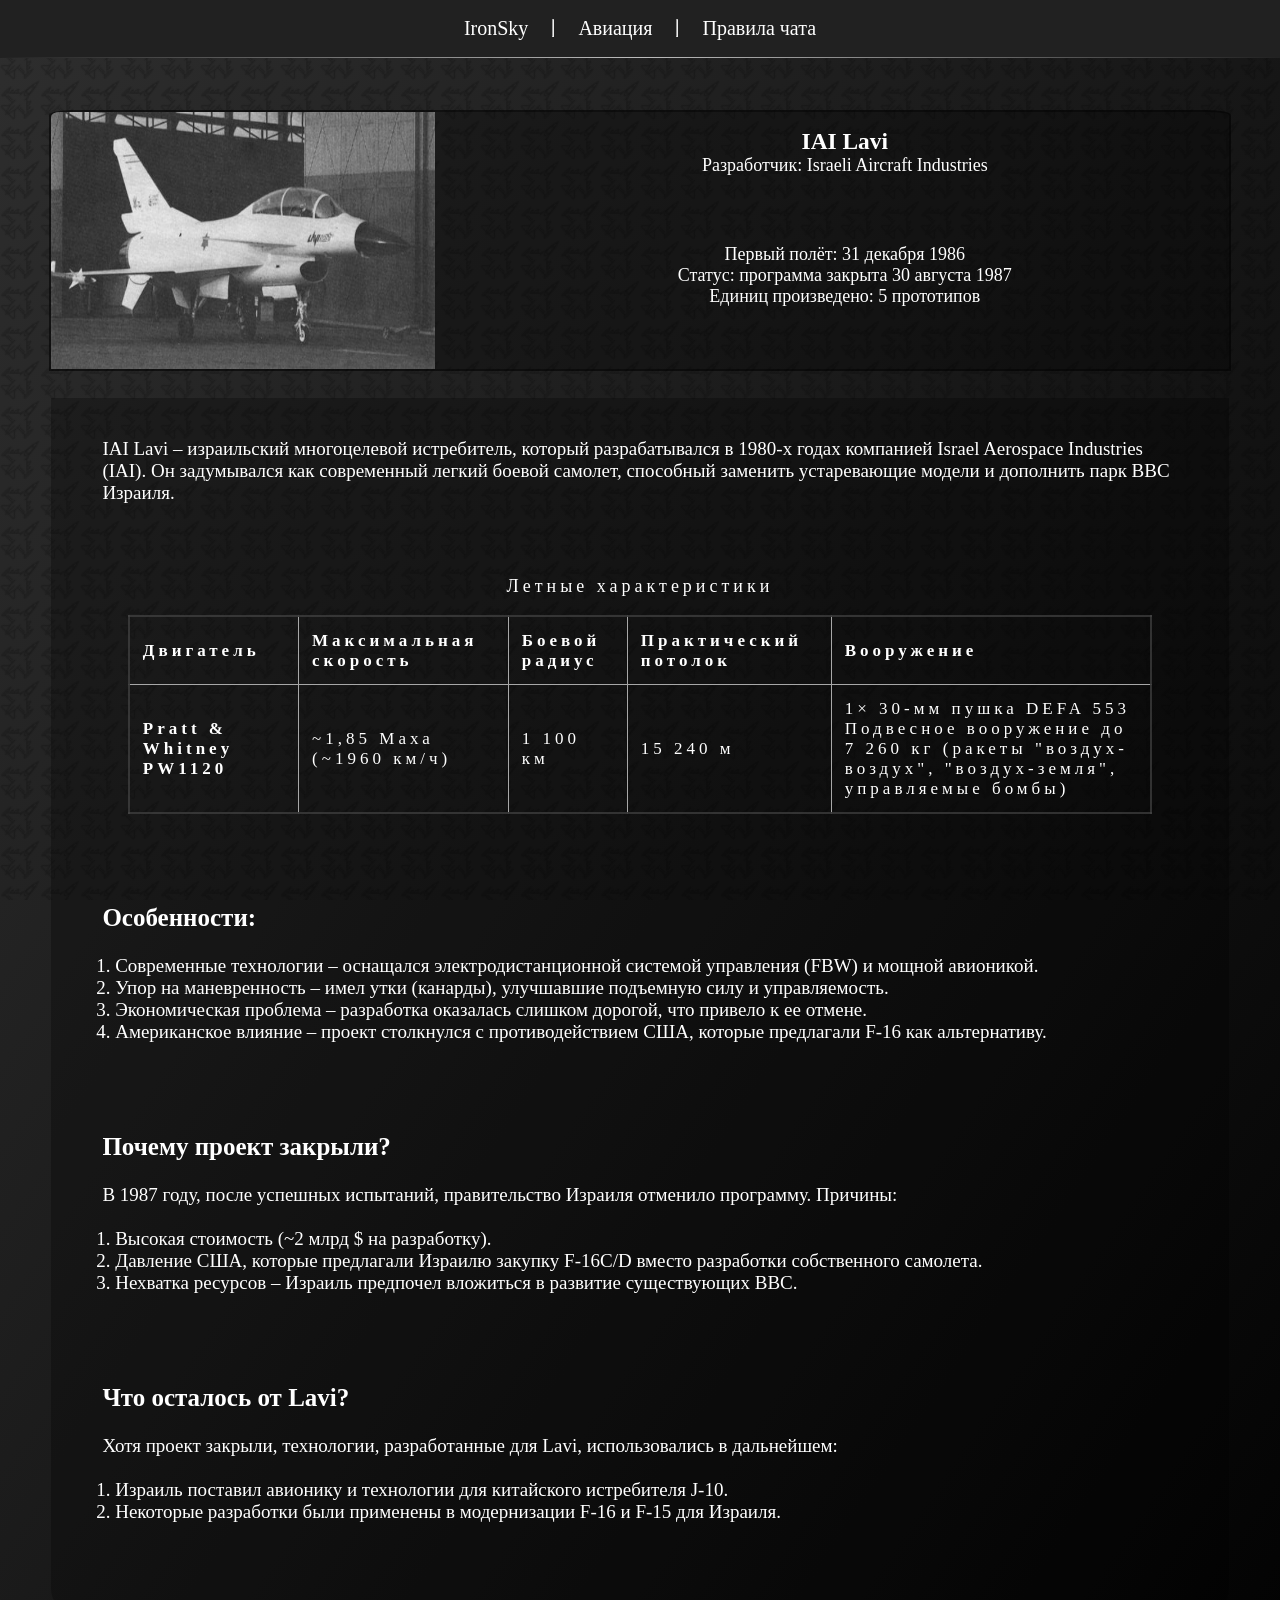
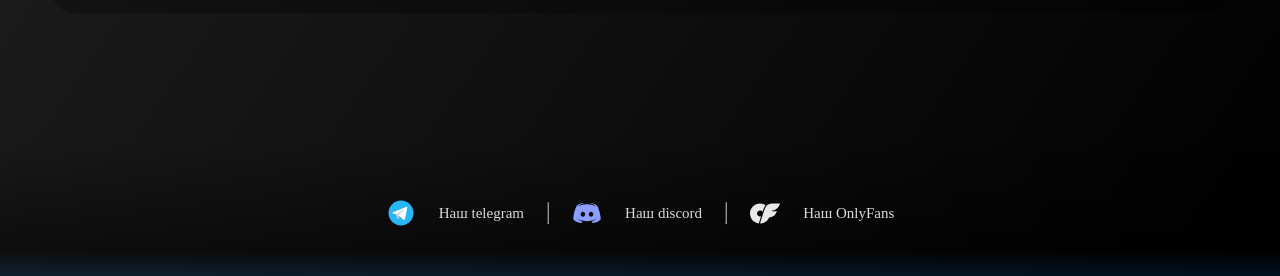
<file: lavi.html>
<!DOCTYPE html>
<html lang="ru">
<head>
    <link rel="stylesheet" href="css/style.css">
    <link rel="stylesheet" href="css/charactstyle.css">
    <link rel="icon" type="image/png" href="images/favicon/favicon-96x96.png" sizes="96x96" />
    <link rel="icon" type="image/svg+xml" href="images/favicon/favicon.svg" />
    <link rel="shortcut icon" href="images/favicon/favicon.ico" />
    <link rel="apple-touch-icon" sizes="180x180" href="images/favicon/apple-touch-icon.png" />
    <link rel="manifest" href="images/favicon/site.webmanifest" />
    <meta charset="UTF-8">
    <meta name="viewport" content="width=device-width, initial-scale=1.0">
    <title>Lavi</title>
</head>
<body>
    <header>
        <a href="index.html">IronSky</a>
        <hr />
        <a href="aviaList.html">Авиация</a>
        <hr />
        <a href="rules.html">Правила чата</a>
    </header>
    <div class="content">
        
        <div class="float">
            <div class="left-float">
                <img src="images/lavi1.jpg" alt="" />
            </div>
            <div class="right-float">
                <h3>IAI Lavi</h3>
                <p>Разработчик: Israeli Aircraft Industries</p>
                <br />
                <div class="right-content">
                    <p>Первый полёт: 31 декабря 1986</p>
                    <p>Статус:	программа закрыта 30 августа 1987</p>
                    <p>Единиц произведено: 5 прототипов</p>
                </div>
            </div>
        </div>

        <div class="charact">
            <p>IAI Lavi – израильский многоцелевой истребитель, который разрабатывался в 1980-х годах компанией Israel Aerospace Industries (IAI). Он задумывался как современный легкий боевой самолет, способный заменить устаревающие модели и дополнить парк ВВС Израиля.</p>
            <div class="charact-table">
                <table>
                    <caption>Летные характеристики</caption>
                    <thead>
                        <tr>
                            <th scope="col">Двигатель</th>
                            <th scope="col">Максимальная скорость</th>
                            <th scope="col">Боевой радиус</th>
                            <th scope="col">Практический потолок</th>
                            <th scope="col">Вооружение</th>
                        </tr>
                    </thead>
                    <tbody>
                        <tr>
                            <th scope="row">Pratt & Whitney PW1120</th>
                            <td>~1,85 Маха (~1960 км/ч)</td>
                            <td>1 100 км</td>
                            <td>15 240 м</td>
                            <td>1× 30-мм пушка DEFA 553<br />Подвесное вооружение до 7 260 кг (ракеты "воздух-воздух", "воздух-земля", управляемые бомбы)</td>
                        </tr>
                    </tbody>
                </table>
            </div>
            <h2>Особенности:</h2>
            <ol>
                <li>
                    Современные технологии – оснащался электродистанционной системой управления (FBW) и мощной авионикой.
                </li>
                <li>
                    Упор на маневренность – имел утки (канарды), улучшавшие подъемную силу и управляемость.
                </li>
                <li>
                    Экономическая проблема – разработка оказалась слишком дорогой, что привело к ее отмене.
                </li>
                <li>
                    Американское влияние – проект столкнулся с противодействием США, которые предлагали F-16 как альтернативу.
                </li>
            </ol>
            <h2>Почему проект закрыли?</h2>
            <p>В 1987 году, после успешных испытаний, правительство Израиля отменило программу. Причины:</p>
            <ol>
                <li>
                    Высокая стоимость (~2 млрд $ на разработку).
                </li>
                <li>
                    Давление США, которые предлагали Израилю закупку F-16C/D вместо разработки собственного самолета.
                </li>
                <li>
                    Нехватка ресурсов – Израиль предпочел вложиться в развитие существующих ВВС.
                </li>
            </ol>
            <h2>Что осталось от Lavi?</h2>
            <p>Хотя проект закрыли, технологии, разработанные для Lavi, использовались в дальнейшем:</p>
            <ol>
                <li>
                    Израиль поставил авионику и технологии для китайского истребителя J-10.
                </li>
                <li>
                    Некоторые разработки были применены в модернизации F-16 и F-15 для Израиля.
                </li>
            </ol>
        </div>
    </div>
    <div class="footer">
            <img src="images/telegram.svg" alt="tg_logo">
            <span>
                <a href="https://t.me/ironssky" target="_blank">Наш telegram</a>
            </span>
            <hr>
            <img src="images/discord.svg" alt="ds_logo">
            <span>
                <a href="https://discord.gg/z4deXfsH" target="_blank">Наш discord</a>
            </span>
            <hr>
            <img src="images/of.svg" alt="tg_logo">
            <span>
                <a href="https://youtu.be/dQw4w9WgXcQ?si=r5yN8m__LIB-K3SH" target="_blank">Наш OnlyFans</a>
            </span>
    </div>
</body>
</html>
</file>
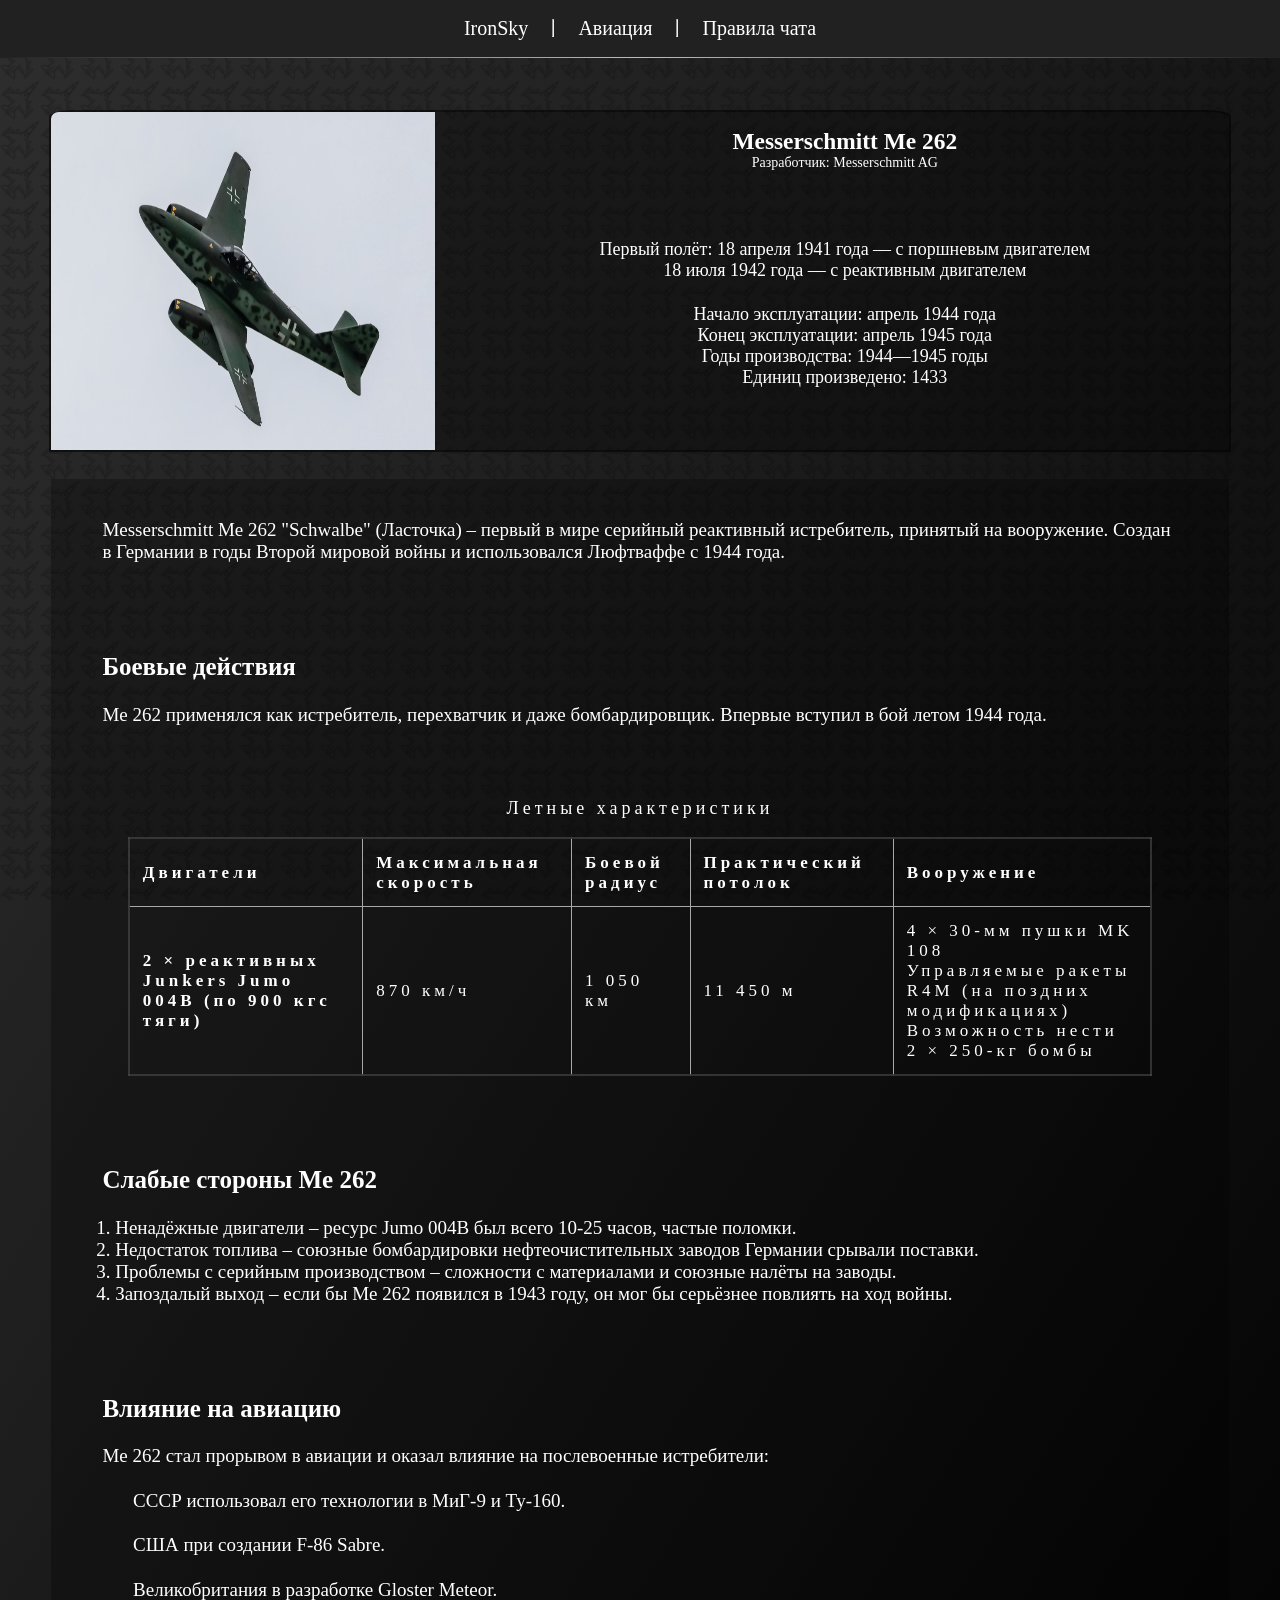
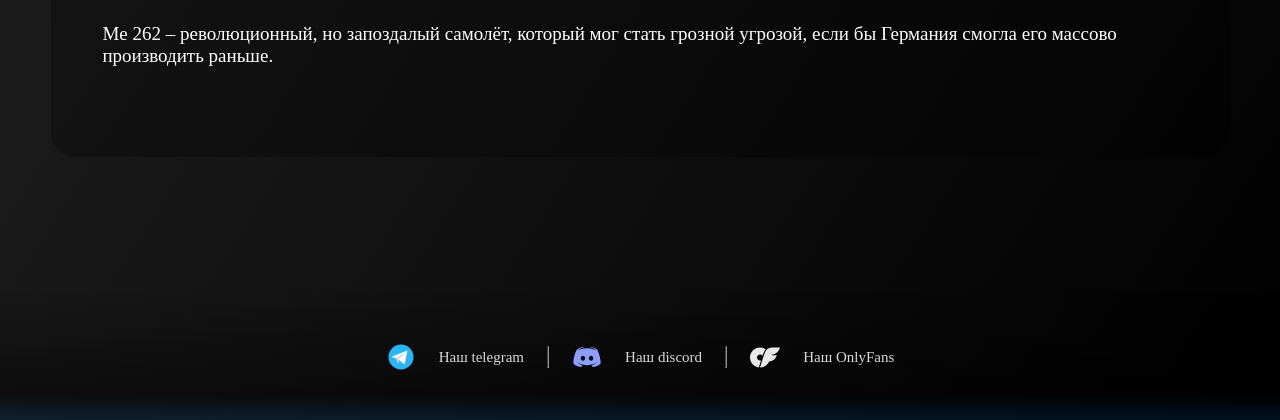
<file: me262.html>
<!DOCTYPE html>
<html lang="ru">
<head>
    <link rel="stylesheet" href="css/style.css">
    <link rel="stylesheet" href="css/charactstyle.css">
    <link rel="icon" type="image/png" href="images/favicon/favicon-96x96.png" sizes="96x96" />
    <link rel="icon" type="image/svg+xml" href="images/favicon/favicon.svg" />
    <link rel="shortcut icon" href="images/favicon/favicon.ico" />
    <link rel="apple-touch-icon" sizes="180x180" href="images/favicon/apple-touch-icon.png" />
    <link rel="manifest" href="images/favicon/site.webmanifest" />
    <meta charset="UTF-8">
    <meta name="viewport" content="width=device-width, initial-scale=1.0">
    <title>Me.262 "Schwalbe"</title>
</head>
<body>
    <header>
        <a href="index.html">IronSky</a>
        <hr />
        <a href="aviaList.html">Авиация</a>
        <hr />
        <a href="rules.html">Правила чата</a>
    </header>
    <div class="content">
        
        <div class="float">
            <div class="left-float">
                <img src="images/me262.jpg" alt="" />
            </div>
            <div class="right-float">
                <h3>Messerschmitt Me 262 </h3>
                <p style="font-size: calc(4px + 10 * (100vw / 1280));;">Разработчик: Messerschmitt AG</p>
                <br />
                <div class="right-content">
                    <p>Первый полёт: 18 апреля 1941 года — с поршневым двигателем<br />18 июля 1942 года — с реактивным двигателем</p>
                    <br />
                    <p>Начало эксплуатации: апрель 1944 года</p>
                    <p>Конец эксплуатации: апрель 1945 года</p>
                    <p>Годы производства: 1944—1945 годы</p>
                    <p>Единиц произведено: 1433</p>
                </div>
            </div>
        </div>

        <div class="charact">
            <p>Messerschmitt Me 262 "Schwalbe" (Ласточка) – первый в мире серийный реактивный истребитель, принятый на вооружение. Создан в Германии в годы Второй мировой войны и использовался Люфтваффе с 1944 года.</p>
            <h2>Боевые действия</h2>
            <p>Me 262 применялся как истребитель, перехватчик и даже бомбардировщик. Впервые вступил в бой летом 1944 года.</p>
            <div class="charact-table">
                <table>
                    <caption>Летные характеристики</caption>
                    <thead>
                        <tr>
                            <th scope="col">Двигатели</th>
                            <th scope="col">Максимальная скорость</th>
                            <th scope="col">Боевой радиус</th>
                            <th scope="col">Практический потолок</th>
                            <th scope="col">Вооружение</th>
                        </tr>
                    </thead>
                    <tbody>
                        <tr>
                            <th scope="row">2 × реактивных Junkers Jumo 004B (по 900 кгс тяги)</th>
                            <td>870 км/ч</td>
                            <td>1 050 км</td>
                            <td>11 450 м</td>
                            <td>4 × 30-мм пушки MK 108
                                <br />Управляемые ракеты R4M (на поздних модификациях)
                                <br />Возможность нести 2 × 250-кг бомбы</td>
                        </tr>
                    </tbody>
                </table>
            </div>
            <h2>Слабые стороны Me 262</h2>
            <ol>
                <li>
                    Ненадёжные двигатели – ресурс Jumo 004B был всего 10-25 часов, частые поломки.
                </li>
                <li>
                    Недостаток топлива – союзные бомбардировки нефтеочистительных заводов Германии срывали поставки.
                </li>
                <li>
                    Проблемы с серийным производством – сложности с материалами и союзные налёты на заводы.
                </li>
                <li>
                    Запоздалый выход – если бы Me 262 появился в 1943 году, он мог бы серьёзнее повлиять на ход войны.
                </li>
            </ol>
            
            <h2>Влияние на авиацию</h2>
            <p>Me 262 стал прорывом в авиации и оказал влияние на послевоенные истребители:</p>
            <p style="padding-left: 5%;">СССР использовал его технологии в МиГ-9 и Ту-160.</p>
            <p style="padding-left: 5%;">США при создании F-86 Sabre.</p>
            <p style="padding-left: 5%;">Великобритания в разработке Gloster Meteor.</p>
            <p>Me 262 – революционный, но запоздалый самолёт, который мог стать грозной угрозой, если бы Германия смогла его массово производить раньше.</p>
        </div>
    </div>
    <div class="footer">
            <img src="images/telegram.svg" alt="tg_logo">
            <span>
                <a href="https://t.me/ironssky" target="_blank">Наш telegram</a>
            </span>
            <hr>
            <img src="images/discord.svg" alt="ds_logo">
            <span>
                <a href="https://discord.gg/z4deXfsH" target="_blank">Наш discord</a>
            </span>
            <hr>
            <img src="images/of.svg" alt="tg_logo">
            <span>
                <a href="https://youtu.be/dQw4w9WgXcQ?si=r5yN8m__LIB-K3SH" target="_blank">Наш OnlyFans</a>
            </span>
    </div>
</body>
</html>
</file>
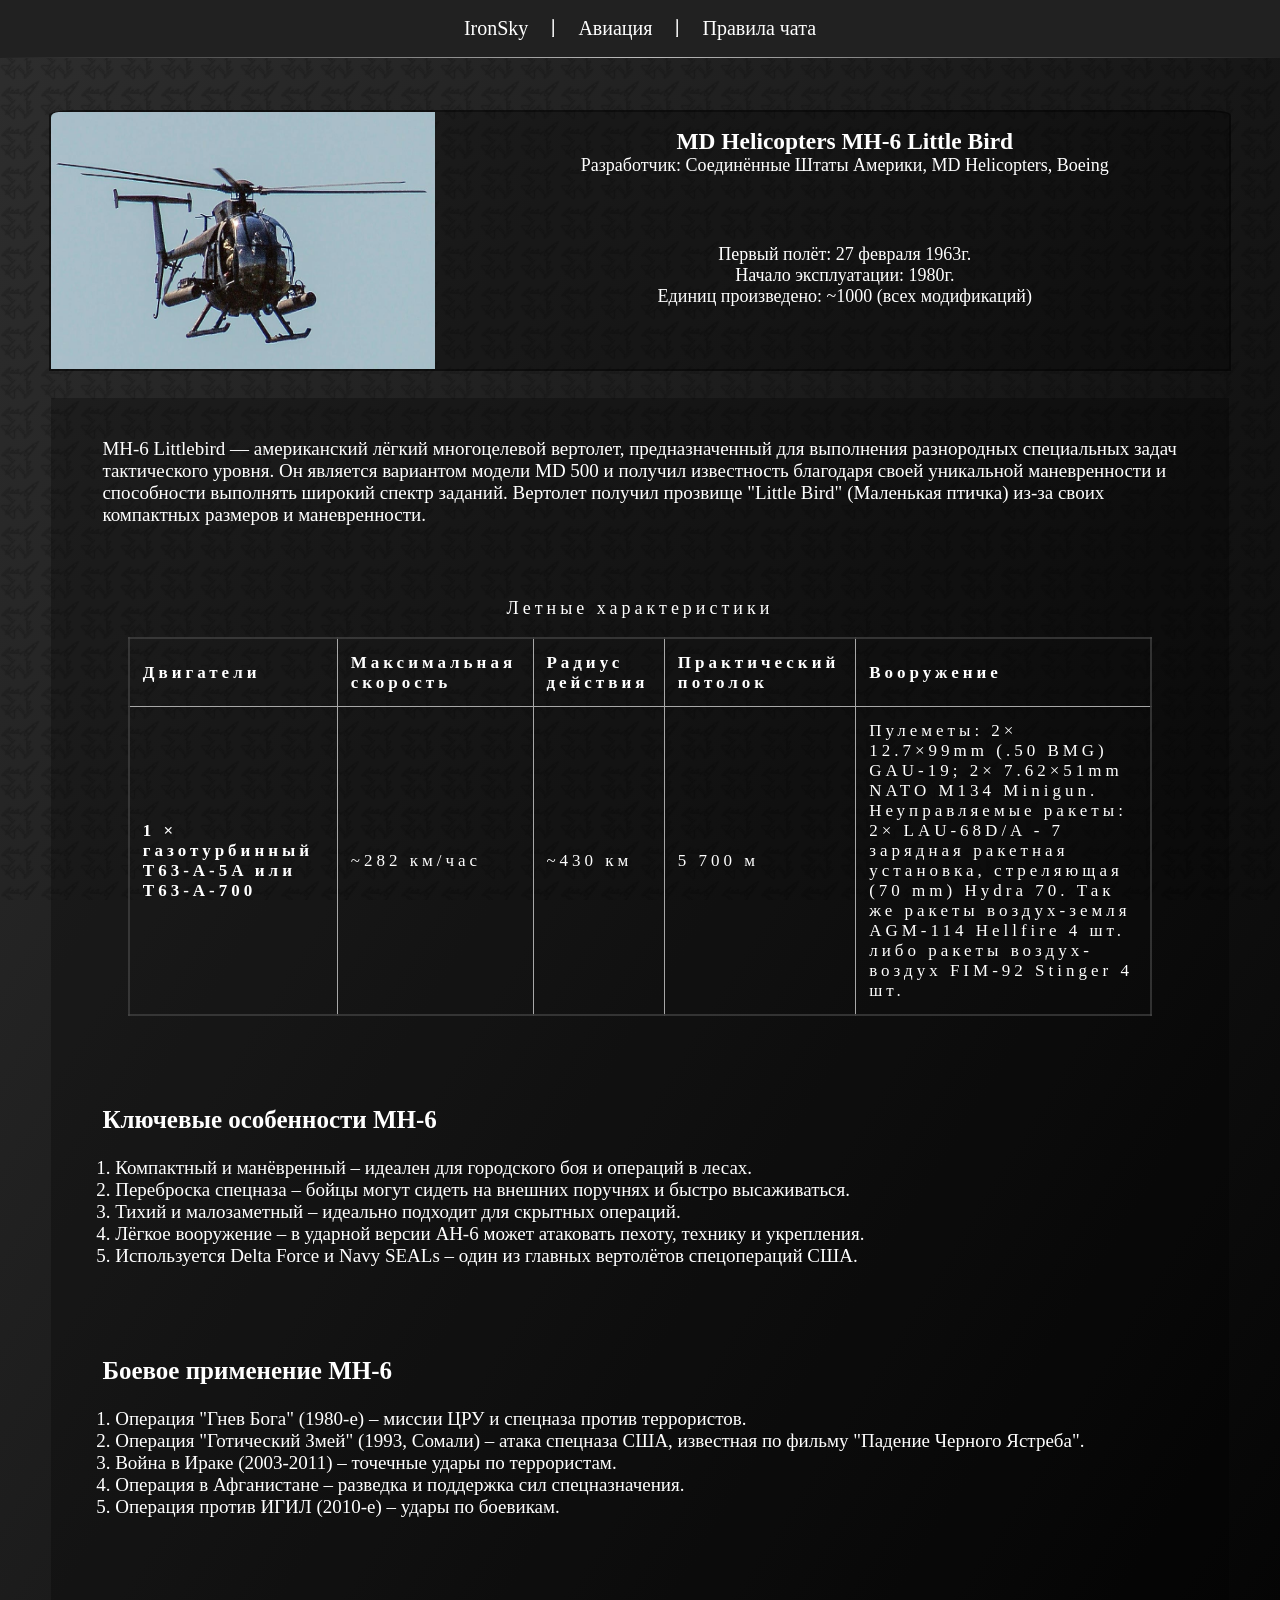
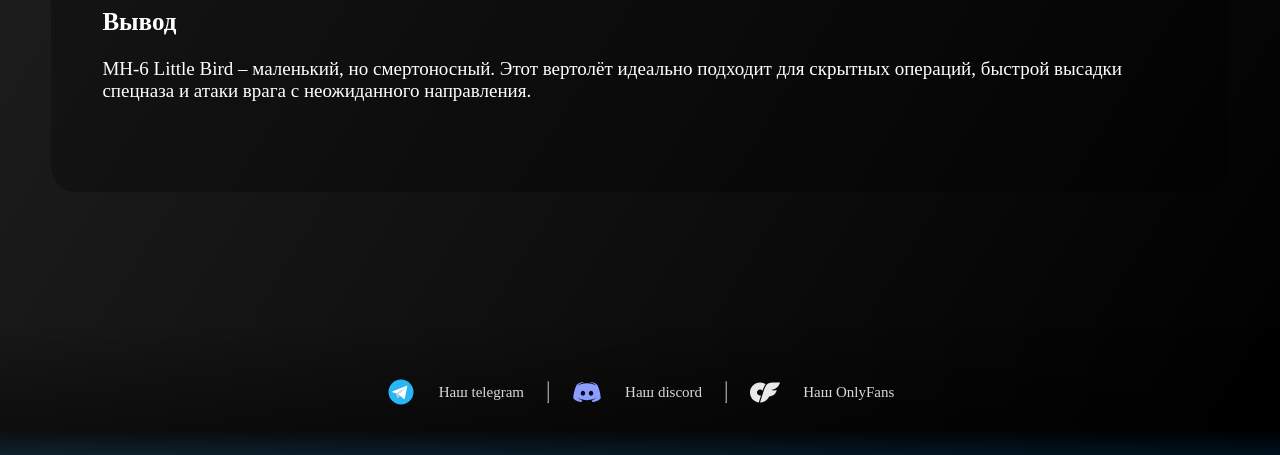
<file: mh6.html>
<!DOCTYPE html>
<html lang="ru">
<head>
    <link rel="stylesheet" href="css/style.css">
    <link rel="stylesheet" href="css/charactstyle.css">
    <link rel="icon" type="image/png" href="images/favicon/favicon-96x96.png" sizes="96x96" />
    <link rel="icon" type="image/svg+xml" href="images/favicon/favicon.svg" />
    <link rel="shortcut icon" href="images/favicon/favicon.ico" />
    <link rel="apple-touch-icon" sizes="180x180" href="images/favicon/apple-touch-icon.png" />
    <link rel="manifest" href="images/favicon/site.webmanifest" />
    <meta charset="UTF-8">
    <meta name="viewport" content="width=device-width, initial-scale=1.0">
    <title>MH-6 Littlebird</title>
</head>
<body>
    <header>
        <a href="index.html">IronSky</a>
        <hr />
        <a href="aviaList.html">Авиация</a>
        <hr />
        <a href="rules.html">Правила чата</a>
    </header>
    <div class="content">
        
        <div class="float">
            <div class="left-float">
                <img src="images/mh6.jpg" alt="" />
            </div>
            <div class="right-float">
                <h3>MD Helicopters MH-6 Little Bird</h3>
                <p>Разработчик: Соединённые Штаты Америки, MD Helicopters, Boeing</p>
                <br />
                <div class="right-content">
                    <p>Первый полёт: 27 февраля 1963г.</p>
                    <p>Начало эксплуатации:	1980г.</p>
                    <p>Единиц произведено: ~1000 (всех модификаций)</p>
                </div>
            </div>
        </div>

        <div class="charact">
            <p>MH-6 Littlebird — американский лёгкий многоцелевой вертолет, предназначенный для выполнения разнородных специальных задач тактического уровня. Он является вариантом модели MD 500 и получил известность благодаря своей уникальной маневренности и способности выполнять широкий спектр заданий. Вертолет получил прозвище "Little Bird" (Маленькая птичка) из-за своих компактных размеров и маневренности.            </p>
            <div class="charact-table">
                <table>
                    <caption>Летные характеристики</caption>
                    <thead>
                        <tr>
                            <th scope="col">Двигатели</th>
                            <th scope="col">Максимальная скорость</th>
                            <th scope="col">Радиус действия</th>
                            <th scope="col">Практический потолок</th>
                            <th scope="col">Вооружение</th>
                        </tr>
                    </thead>
                    <tbody>
                        <tr>
                            <th scope="row">1 × газотурбинный T63-A-5A или T63-A-700</th>
                            <td>~282 км/час</td>
                            <td>~430 км</td>
                            <td>5 700 м</td>
                            <td>Пулеметы: 2× 12.7×99mm (.50 BMG) GAU-19; 2× 7.62×51mm NATO M134 Minigun. Неуправляемые ракеты: 2× LAU-68D/A - 7 зарядная ракетная установка, стреляющая (70 mm) Hydra 70. Так же ракеты воздух-земля AGM-114 Hellfire 4 шт. либо ракеты воздух-воздух FIM-92 Stinger 4 шт.</td>
                        </tr>
                    </tbody>
                </table>
            </div>
            <h2>Ключевые особенности MH-6</h2>
            <ol>
                <li>
                    Компактный и манёвренный – идеален для городского боя и операций в лесах.
                </li>
                <li>
                    Переброска спецназа – бойцы могут сидеть на внешних поручнях и быстро высаживаться.
                </li>
                <li>
                    Тихий и малозаметный – идеально подходит для скрытных операций.
                </li>
                <li>
                    Лёгкое вооружение – в ударной версии AH-6 может атаковать пехоту, технику и укрепления.
                </li>
                <li>
                    Используется Delta Force и Navy SEALs – один из главных вертолётов спецопераций США.
                </li>
            </ol>
            <h2>Боевое применение MH-6</h2>
            <ol>
                <li>
                    Операция "Гнев Бога" (1980-е) – миссии ЦРУ и спецназа против террористов.
                </li>
                <li>
                    Операция "Готический Змей" (1993, Сомали) – атака спецназа США, известная по фильму "Падение Черного Ястреба".
                </li>
                <li>
                    Война в Ираке (2003-2011) – точечные удары по террористам.
                </li>
                <li>
                    Операция в Афганистане – разведка и поддержка сил спецназначения.
                </li>
                <li>
                    Операция против ИГИЛ (2010-е) – удары по боевикам.
                </li>
            </ol>
            <h2>Вывод</h2>
            <p>MH-6 Little Bird – маленький, но смертоносный. Этот вертолёт идеально подходит для скрытных операций, быстрой высадки спецназа и атаки врага с неожиданного направления.</p>
        </div>
    </div>
    <div class="footer">
            <img src="images/telegram.svg" alt="tg_logo">
            <span>
                <a href="https://t.me/ironssky" target="_blank">Наш telegram</a>
            </span>
            <hr>
            <img src="images/discord.svg" alt="ds_logo">
            <span>
                <a href="https://discord.gg/z4deXfsH" target="_blank">Наш discord</a>
            </span>
            <hr>
            <img src="images/of.svg" alt="tg_logo">
            <span>
                <a href="https://youtu.be/dQw4w9WgXcQ?si=r5yN8m__LIB-K3SH" target="_blank">Наш OnlyFans</a>
            </span>
    </div>
</body>
</html>
</file>
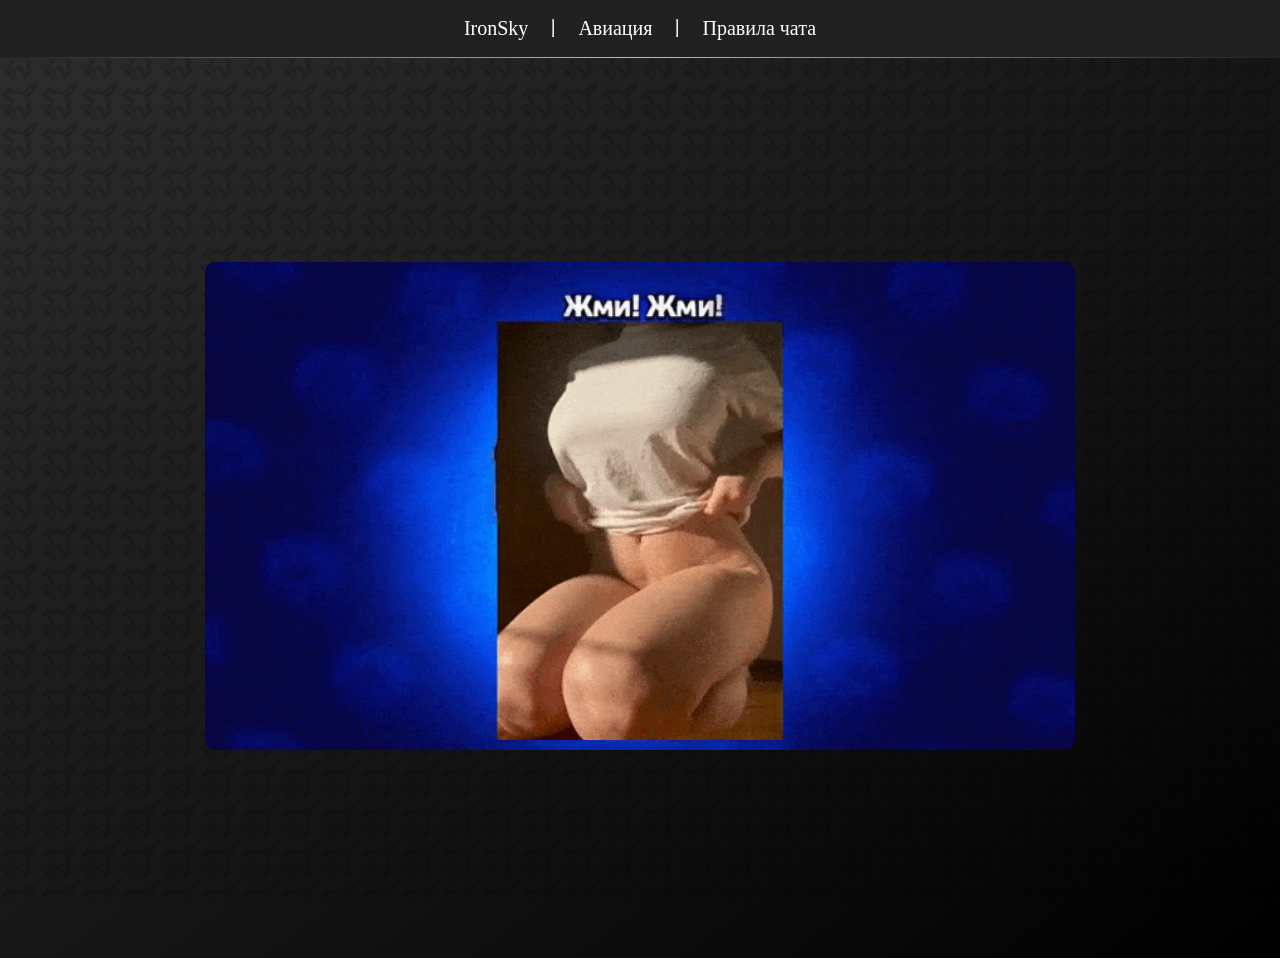
<file: rhraaww.html>
<!DOCTYPE html>
<html lang="ru">
<head>
    <link rel="stylesheet" href="css/style.css">
    <meta charset="UTF-8">
    <meta name="viewport" content="width=device-width, initial-scale=1.0">
    <title>Opps</title>
</head>
<body style="overflow-y: hidden;">
    <header style="position: relative;">
        <a href="index.html">IronSky</a>
        <hr />
        <a href="aviaList.html">Авиация</a>
        <hr />
        <a href="rules.html">Правила чата</a>
    </header>
    <div class="container" style="height: 100vh; display: flex; justify-content: center; align-items: center;">
        <div class="rrr">
            <a href="https://t.me/+_huMvv0PCrUyZGIy">
                <img class="rhr" src="images/11.gif" alt="" style="width: 68vw; border-radius: 10px;">
            </a>
        </div>
    </div>
</body>
</html>
</file>
<file: css/style.css>
* {
    margin: 0;
    padding: 0;
    box-sizing: border-box;
    max-width: 100%;
}

body {
    background: linear-gradient(to bottom right, rgb(46, 46, 46), rgb(0, 0, 0));
    color: white;
    display: flex;
    flex-direction: column;
    align-items: center;
    font-family: 'Open Sans';
    width: 100vw;
}

body::before {
    content: "";
    position: fixed;
    top: 0;
    left: 0;
    width: 100%;
    height: 100%;
    background-image: url('f16.png');
    background-repeat: repeat;
    background-size: 40px;
    opacity: 0.3;
    z-index: -1;
}

header {
    position: fixed;
    justify-content: center;
    align-items: center;
    top: 0;
    left: 0;
    width: 100vw;
    height: 6.4vh;
    background: #222222fb;
    color: rgb(185, 185, 185);
    text-align: center;
    padding: 13px 0;
    font-size: calc(8px + 10 * (100vw / 1280));
    border-bottom: 0.2vh solid;
    border-image: linear-gradient(to right, transparent, rgb(189, 189, 189), transparent) 1;
    display: flex;
    gap: 24px;
    z-index: 10;
}

header hr {
    height: 2vh;
}

header a {
    color: white;
    text-decoration: none;
    transition: all 0.2s;
    font-size: max(16px, calc(10px + 10 * (100vw / 1280)));
}

header a:hover {
    color: rgb(115, 195, 226);
    font-size: calc(10px + 10 * (100vw / 1280));
}

.menu-container {
    position: relative;
    display: inline-block;
}

.menu-button {
    display: inline-block;
}

.dropdown {
    display: none;
    position: absolute;
    background-color: rgba(0, 0, 0, 0.26);
    box-shadow: 0px 4px 6px rgba(0, 0, 0, 0.1);
    min-width: 9vw;
}

.dropdown a {
    display: block;
    padding: 10px;
    text-decoration: none;
    color: rgb(255, 255, 255);
    font-size: calc(6px + 10 * (100vw / 1280));
}

.dropdown a:hover {
    background-color: #ffffff23;
}

.menu-container:hover .dropdown {
    display: block;
}

.content {
    width: 100vw;
    min-height: 100vh;
    display: flex;
    align-items: center;
    justify-content: center;
    font-size: 24px;
    flex-direction: column;
    text-align: center;
    padding: 20px;
    margin: 13vh 0;
}

.content span {
    color: rgb(229, 229, 229);
    width: 70%;
    font-size: max(4px, calc(10px + 10 * (100vw / 1280)));
}

@media (max-width: 400px) {
    .content span {
        width: 80vw;
    }
}

.content a {
    text-decoration: none;
    color: rgb(229, 229, 229);
}

.content .rules {
    color: rgb(221, 221, 221);
    margin: 80px 0;
    padding: 5vh 4vw;
    font-size: calc(12px + 10 * (100vw / 1280));
    background-color: rgba(0, 0, 0, 0.068);
    border: 2px solid rgba(0, 0, 0, 0.322);
    border-radius: 10px;
    width: 70vw;
}

.rrr {
    display: flex;
    justify-content: center;
    align-items: center;
}

.ukraine {
    text-decoration: none;
    font-size: calc(12px + 10 * (100vw / 1280));
}

.ukraine span {
    color: rgb(221, 221, 221);
    font-size: calc(12px + 10 * (100vw / 1280));
}

.footer {
    height: 14vh;
    display: flex;
    align-items: center;
    justify-content: center;
    width: 100%;
    background: linear-gradient(rgba(0, 0, 0, 0), rgba(0, 0, 0, 0.411) 80%, rgba(0, 62, 112, 0.274));
    color: white;
    gap: 1.8vw;
}

.footer a  {
    font-size: calc(5px + 10 * (100vw / 1280));
}

.footer img {
    width: 30px;
    height: auto;
    max-width: 100%;
}

@media (max-width: 600px) {
    .footer img {
        width: 20px;
    }
}

@media (max-width: 400px) {
    .footer img {
        width: 15px;
    }
}

.footer a {
    text-decoration: none;
    color: rgba(255, 255, 255, 0.849);
}

.footer a:hover {
    color: rgb(115, 195, 226);
}

.footer hr {
    height: 2.5vh;
    border-color: rgb(148, 148, 148);
}
</file>
<file: css/charactstyle.css>
h2 {
    padding: 8vh 0 4vh;
    font-size: calc(15px + 10 * (100vw / 1280));
}

.content {
    display: flex;
    margin: 10vh 0;
    justify-content: center;
}

.float {
    display: flex;
    flex-wrap: wrap;
    gap: 2vw;
    background-color: rgba(0, 0, 0, 0.267);
    border-top-right-radius: 2%;
    border: 2px solid rgba(0, 0, 0, 0.397);
    border-top-left-radius: 2%;
}

.left-float {
    width: 30vw;
}

.left-float img {
    border-top-left-radius: 2%;
    height: 100%;
}

.right-float {
    width: 60vw;
    padding: 1.4%;
    font-size: calc(10px + 10 * (100vw / 1280));
}

.right-content {
    padding: 5vh 2vw;
    text-align: center;
}


.right-float p {
    font-size: max(10px, calc(8px + 10 * (100vw / 1280)));
}

.charact {
    background-color: rgba(0, 0, 0, 0.267);
    padding: 2vh 2vw;
    margin: 3vh 4vw;
    width: 92vw;
    border-bottom-left-radius: 2%;
    border-bottom-right-radius: 2%;
    font-size: calc(9px + 10 * (100vw / 1280));
    text-align: left;
    padding-bottom: 10vh;
}

.charact p, ol {
    padding: 2% 2vw 0;
}

.charact h2 {
    padding: 10vh 2vw 0;
}

.charact-table {
    display: flex;
    justify-content: center;
    align-items: center;
}

table {
    border-collapse: collapse;
    border: 2px solid rgba(73, 73, 73, 0.63);
    font-size: calc(8px + 10 * (100vw / 1280));
    letter-spacing: 4px;
    width: 80vw;
}

@media (max-width: 768px) {
    table { 
        display: none;
    }
}

@media (max-width: 768px) {
    .float {
        flex-direction: column-reverse;
        align-items: center;
        text-align: center;
    }

    .left-float {
        width: 100%;
        display: flex;
        justify-content: center;
    }

    .left-float img {
        width: 100%;
        height: auto;
        border-radius: 0;
    }

    .right-float {
        width: 90%;
        text-align: center; 
        padding: 5%;
    }

    .right-content {
        text-align: center;
    }
}


caption {
    padding: 8vh 0 2vh;
}

th,
td {
    border: 1px solid rgb(168, 168, 168);
    padding: 1.5vh 1vw;
    font-size: calc(7px + 10 * (100vw / 1280));
}

ol {
    padding-left: 3vw;
}

/* .photo-grid {
    display: flex;
    justify-content: center;
    align-items: center;
}

.grid-container {
    margin-top: 14vh;
    display: grid;
    grid-template-columns: repeat(3, 1fr);
    gap: 0.2%;
    width: 80vw;
}

.grid-item img {
    width: 100%;
    height: auto;
} */
</file>
<file: css/aviastyle.css>
.content {
    margin: 13vh 0;
}

.cards-container {
    display: flex;
    justify-content: center;
    flex-wrap: wrap;
    gap: 40px;
    padding: 20px;
    }

.card {
    width: 25vw;
    background: #00000036;
    border-radius: 10px;
    overflow: hidden;
    box-shadow: 0 4px 8px rgba(0, 0, 0, 0.2);
    text-align: center;
    transition: transform 0.3s ease;
    min-height: 40vh;
    min-width: 300px;
}

@media (max-width: 768px) {
    .card { 
        box-shadow: none;
    }

    .card p {
        padding-bottom: 20vh;
    }
}


.card:hover {
    transform: scale(1.05);
}

.card img {
    width: 100%;
    height: 80%;
    object-fit: cover; 
}


.card h3 {
    margin: 10px 0;
    font-size: max(17px, calc(10px + 10 * (100vw / 1280)));
    color: white;
}

.card p {
    font-size: max(12px, calc(6px + 7 * (100vw / 1280)));
    color: rgb(226, 226, 226);
}

.chapter {
    display: flex;
    flex-wrap: wrap;
    justify-content: center;
    width: 80vw;
    background-color: rgba(0, 0, 0, 0.274);
    border: 1px solid black;
    padding: 1vh 0;
    align-items: center;
    gap: 0.4vw;
    font-size: max(17px, calc(10px + 10 * (100vw / 1280)));;
}

.chapter img {
    width: max(18px, calc(13px + 10 * (100vw / 1280)));
    margin-top: 0.6vh;
}

.soviet {
    text-decoration: none;
    color: white;
}

/* .blur-overlay {
    position: fixed;
    top: 0;
    left: 0;
    width: 100%;
    height: 100%;
    background: rgba(0, 0, 0, 0.527);
    backdrop-filter: blur(30px);
    display: flex;
    justify-content: center;
    align-items: center;
    font-size: calc(20px + 10 * (100vw / 1280));
    color: white;
    font-weight: bold;
    text-transform: uppercase;
    z-index: 10; 
}

header, .footer {
    position: relative;
    z-index: 11; 
} */
</file>
